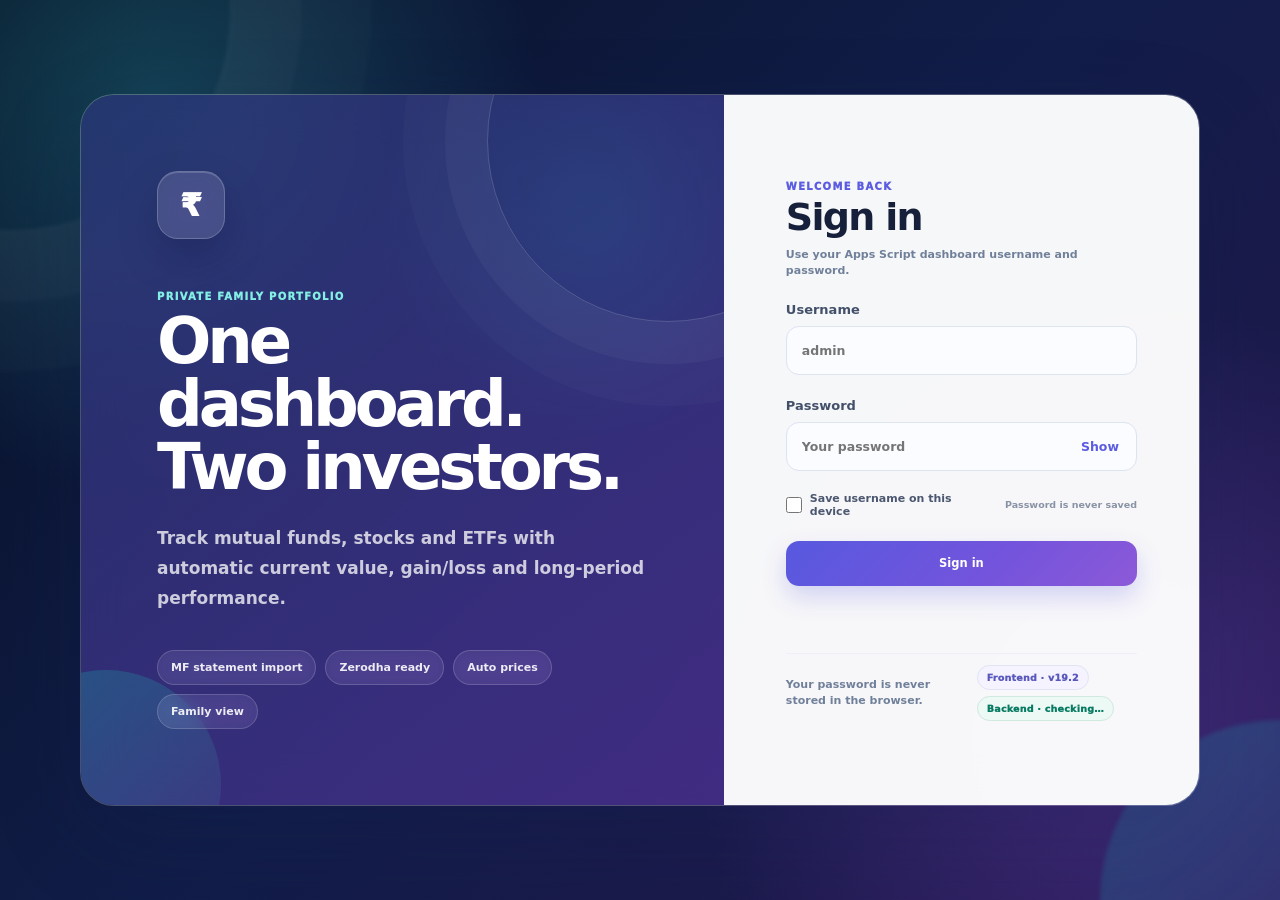
<file: index.html>
<!doctype html>
<html lang="en">
<head>
  <meta charset="utf-8">
  <meta name="viewport" content="width=device-width, initial-scale=1, viewport-fit=cover">
  <meta http-equiv="Cache-Control" content="no-cache, no-store, must-revalidate">
  <meta http-equiv="Pragma" content="no-cache">
  <meta http-equiv="Expires" content="0">
  <meta name="theme-color" content="#eef5ff">
  <meta name="description" content="Private family stock and mutual fund portfolio dashboard">
  <title>My Finance</title>
  <link rel="preconnect" href="https://script.google.com">
  <link rel="stylesheet" href="styles.css?v=20260822-192">
</head>
<body>
  <noscript>This dashboard requires JavaScript.</noscript>

  <section id="loginView" class="login-view">
    <div class="login-shell">
      <div class="brand-panel">
        <div class="brand-mark">₹</div>
        <p class="eyebrow">PRIVATE FAMILY PORTFOLIO</p>
        <h1>One dashboard.<br>Two investors.</h1>
        <p class="brand-copy">Track mutual funds, stocks and ETFs with automatic current value, gain/loss and long-period performance.</p>
        <div class="feature-pills"><span>MF statement import</span><span>Zerodha ready</span><span>Auto prices</span><span>Family view</span></div>
      </div>
      <form id="loginForm" class="login-card" autocomplete="on">
        <div><p class="eyebrow">WELCOME BACK</p><h2>Sign in</h2><p class="muted">Use your Apps Script dashboard username and password.</p></div>
        <label>Username<input id="loginUsername" name="username" autocomplete="username" required maxlength="60" placeholder="admin"></label>
        <label>Password<div class="password-wrap"><input id="loginPassword" name="password" type="password" autocomplete="current-password" required maxlength="200" placeholder="Your password"><button type="button" class="text-button" data-toggle-password="loginPassword">Show</button></div></label>
        <div class="login-options">
          <label class="remember-user"><input id="rememberUsername" type="checkbox"><span>Save username on this device</span></label>
          <span class="remember-note">Password is never saved</span>
        </div>
        <button id="loginButton" class="primary-button full" type="submit">Sign in</button>
        <p id="loginMessage" class="form-message" role="alert"></p>
        <div class="login-meta">
          <p class="tiny muted">Your password is never stored in the browser.</p>
          <div class="version-pair"><span id="loginVersion" class="version-badge">Frontend · v19.2</span><span id="loginBackendVersion" class="version-badge backend-version">Backend · checking…</span></div>
        </div>
      </form>
    </div>
  </section>

  <div id="appView" class="app-view hidden">
    <div id="runtimeWarning" class="runtime-warning hidden" role="alert"></div>
    <aside class="sidebar">
      <div class="side-brand"><div class="brand-mark small">₹</div><div><strong id="sideAppName">My Finance</strong><span>Family portfolio</span></div></div>
      <nav class="side-nav" aria-label="Main navigation">
        <button class="nav-item active" data-section="overview"><span>◫</span>Overview</button>
        <button class="nav-item" data-section="holdings"><span>▥</span>Holdings</button>
        <button class="nav-item" data-section="watchlist"><span>☆</span>Watchlist</button>
        <button class="nav-item" data-section="diary"><span>✎</span>Diary</button>
        <button id="quickDiaryBtn" class="nav-item quick-diary-nav" type="button"><span>✚</span>Quick Diary</button>
        <button class="nav-item admin-only hidden" data-section="users"><span>♙</span>Users</button>
      </nav>
      <div class="sidebar-session-card">
        <span class="sidebar-session-label">SIGNED IN AS</span>
        <strong id="dashboardUsername">—</strong>
        <span id="dashboardVersion">Frontend · v19.2</span><span id="dashboardBackendVersion">Backend · checking…</span>
      </div>
      <div class="sidebar-foot"><button id="changePasswordBtn" class="nav-item"><span>⌁</span>Change password</button><button id="logoutBtn" class="nav-item danger-text"><span>↪</span>Log out</button></div>
    </aside>

    <main class="main-content">
      <header class="topbar">
        <div><div class="topbar-title-line"><div><p class="eyebrow" id="todayLabel"></p><h1 id="pageTitle">Portfolio overview</h1></div><div class="dashboard-version-pair"><span id="dashboardVersionTop" class="dashboard-version-chip">FE v19.2</span><span id="dashboardBackendVersionTop" class="dashboard-version-chip backend-chip">BE …</span></div></div></div>
        <div class="top-actions"><div class="auto-refresh-control" title="Automatically refresh portfolio and watchlist prices while this dashboard is open"><span class="auto-pulse"></span><div class="auto-refresh-copy"><strong>Auto update</strong><span id="autoRefreshCountdown">15 min</span></div><select id="autoRefreshSelect" aria-label="Auto update interval"><option value="5">5 min</option><option value="15" selected>15 min</option><option value="30">30 min</option><option value="60">60 min</option><option value="0">Off</option></select></div><div class="sync-status" id="syncStatus"><span class="status-dot"></span><span>Ready</span></div><button id="refreshBtn" class="icon-button" title="Refresh prices and NAVs">↻</button><button id="addInvestmentBtn" class="primary-button">+ Add investment</button><button id="profileButton" class="avatar-button"><span id="avatarInitial">A</span></button></div>
      </header>

      <div class="portfolio-switch-wrap portfolio-filter-bar">
        <div class="filter-group">
          <span class="switch-label">VIEW PORTFOLIO</span>
          <div id="ownerSwitcher" class="portfolio-switcher"></div>
        </div>
        <div class="filter-group">
          <span class="switch-label">INVESTMENT TYPE</span>
          <div id="assetViewSwitcher" class="portfolio-switcher asset-switcher">
            <button type="button" class="owner-pill active" data-asset-view="ALL">All investments</button>
            <button type="button" class="owner-pill" data-asset-view="MF">Mutual funds</button>
            <button type="button" class="owner-pill" data-asset-view="STOCKS">Stocks &amp; ETFs</button>
          </div>
        </div>
        <div class="quick-actions"><button id="importBtn" class="secondary-button">⇧ Import portfolio</button><button id="exportBtn" class="secondary-button">Export CSV</button></div>
      </div>

      
<section id="overviewSection" class="page-section">
  <div class="overview-mode-bar">
    <div class="overview-mode-switcher" role="tablist" aria-label="Dashboard view">
      <button id="personalHomeModeBtn" type="button" class="active" data-overview-mode="PERSONAL"><span>⌂</span> My Home</button>
      <button id="investmentHomeModeBtn" class="overview-investment-mode-hidden" type="button" data-overview-mode="INVESTMENT" aria-hidden="true" tabindex="-1"><span>₹</span> Investments</button>
    </div>
    <button id="overviewSetDefaultBtn" type="button" class="overview-default-button overview-investment-mode-hidden" aria-hidden="true" tabindex="-1">✓ Default view</button>
  </div>

  <div id="personalHomeContent" class="personal-home-content">
    <section class="personal-home-hero tint-lilac">
      <div>
        <p class="eyebrow">MY DAILY DASHBOARD</p>
        <h2 id="personalHomeGreeting">Your day at a glance</h2>
        <p>Diary, targets, reminders and a daily thought. Investment details stay hidden until you choose to view them.</p>
      </div>
      <div class="personal-home-actions">
        <button id="homeDailyWriteBtn" type="button" class="primary-button">✎ Daily diary</button>
        <button id="homeMonthlyWriteBtn" type="button" class="secondary-button">▣ Monthly diary</button>
        <button id="homeAddTargetBtn" type="button" class="secondary-button">+ Target / reminder</button>
      </div>
    </section>

    <div class="personal-home-grid">
      <article class="personal-home-card diary-home-card tint-blue">
        <div class="personal-card-head">
          <div><p class="eyebrow">TODAY'S DIARY</p><h3>Write & remember</h3></div>
          <span id="homeDiaryCount" class="personal-count-badge">0 today</span>
        </div>
        <div id="homeDiaryPreview" class="home-diary-preview">
          <p class="personal-empty-copy">Nothing written today yet.</p>
        </div>
        <div class="personal-card-actions">
          <button id="homeDiaryQuickBtn" type="button">+ Write now</button>
          <button id="homeFullDiaryBtn" type="button">Open Diary</button>
        </div>
      </article>

      <article class="personal-home-card target-home-card tint-yellow">
        <div class="personal-card-head">
          <div><p class="eyebrow">TARGETS & REMINDERS</p><h3>What needs attention</h3></div>
          <span id="homeStickyCount" class="personal-count-badge target-count">0 active</span>
        </div>
        <div id="homeStickySummary" class="home-sticky-summary">
          <div><strong id="homeStickyDueToday">0</strong><span>Due today</span></div>
          <div><strong id="homeStickyOverdue">0</strong><span>Overdue</span></div>
          <div><strong id="homeStickyUpcoming">0</strong><span>Upcoming</span></div>
        </div>
        <div id="homeStickyPreview" class="home-sticky-preview">
          <p class="personal-empty-copy">No active target or reminder.</p>
        </div>
        <div class="personal-card-actions">
          <button id="homeTargetAddBtn" type="button">+ Add</button>
          <button id="homeTargetsOpenBtn" type="button">Open panel</button>
        </div>
      </article>

      <article id="homeQuoteCard" class="personal-home-card quote-home-card quote-tone-0">
        <div class="personal-card-head">
          <div><p class="eyebrow">QUOTE OF THE DAY</p><h3>Pause for a thought</h3></div>
          <div class="quote-head-tools"><span id="homeQuoteAutoStatus" class="quote-auto-status">Auto move · 12s</span><span class="quote-mini-mark">“</span></div>
        </div>
        <blockquote id="homeQuoteText">Your saved life quote will appear here.</blockquote>
        <div id="homeQuoteAuthor" class="home-quote-author">— Quote Library</div>
        <div class="personal-card-actions">
          <button id="homeQuoteNextBtn" type="button">↻ Another</button>
          <button id="homeQuotesOpenBtn" type="button">Open Quotes</button>
        </div>
      </article>
    </div>

    <section class="personal-home-footer tint-green">
      <div>
        <strong>Investment details stay outside the Overview.</strong>
        <span>Open Holdings or Watchlist from the left menu only when you want financial details.</span>
      </div>
      <button id="homeShowInvestmentsBtn" type="button">▥ Open Holdings</button>
    </section>
  </div>

  <div id="investmentOverviewContent" class="investment-overview-content hidden">
<div id="masterLoadBanner" class="master-load-banner hidden">
          <div>
            <p class="eyebrow">MASTER SPREADSHEET NOT YET APPLIED</p>
            <h3>Your dashboard is still showing the old portfolio data.</h3>
            <p>The uploaded master workbook contains 35 consolidated investments and 17 watchlist items. Load it once to replace the old holdings/watchlist.</p>
          </div>
          <button id="masterLoadNowBtn" class="primary-button" type="button">⇄ Load Master Sheet Data</button>
        </div>
        <div class="welcome-banner">
          <div><p class="eyebrow">LIVE WEALTH DASHBOARD</p><h2 id="welcomeTitle">Combined portfolio</h2><p id="lastUpdatedText">Loading your latest portfolio…</p><div class="live-data-line"><span class="live-dot"></span><span>Portfolio + watchlist auto tracking</span></div></div>
          <div class="banner-chip" id="viewChip">Combined</div>
        </div>

        <div class="overview-utility-row">
          <button id="overviewStickyShortcut" class="overview-utility-chip sticky-chip" type="button"><span>📌</span><strong id="overviewStickyShortcutCount">0 active</strong><small>Targets & reminders</small></button>
          <button id="overviewQuoteShortcut" class="overview-utility-chip quote-chip" type="button"><span>💬</span><strong>Daily quote</strong><small>Open right panel</small></button>
        </div>

        <div class="summary-grid">
          <article class="summary-card accent-blue"><div class="card-icon">₹</div><p id="sumInvestedLabel">Invested / cost value</p><strong id="sumInvested">₹0</strong><span id="sumAssetCount">0 holdings</span><div id="sumInvestedTrend" class="summary-trend neutral">Tracking growth…</div></article>
          <article class="summary-card accent-green"><div class="card-icon">↗</div><p id="sumCurrentLabel">Current value</p><strong id="sumCurrent">₹0</strong><span id="sumPricedCount">0 priced</span><div id="sumCurrentTrend" class="summary-trend neutral">Tracking growth…</div></article>
          <article class="summary-card accent-purple"><div class="card-icon">±</div><p>Total gain / loss</p><strong id="sumGain">₹0</strong><span id="sumReturn">0.00%</span><div id="sumGainTrend" class="summary-trend neutral">Latest portfolio result</div></article>
          <article class="summary-card accent-orange"><div class="card-icon">☆</div><p>Watchlist pulse</p><strong id="sumSplit">All investments</strong><span id="sumWatchCount">0 watchlist</span><div id="sumWatchTrend" class="summary-trend neutral">Tracking opportunities…</div></article>
        </div>
        <div class="insight-grid">
          <article class="panel trend-panel portfolio-trend-panel">
            <div class="panel-head trend-panel-head"><div><p class="eyebrow">WEALTH GROWTH</p><h3>Invested capital vs current value</h3><p class="panel-subcopy">Automatically records dashboard snapshots while you use My Finance.</p></div><div id="growthRangeButtons" class="range-switcher"><button type="button" data-growth-range="7D">7D</button><button type="button" class="active" data-growth-range="30D">30D</button><button type="button" data-growth-range="ALL">All</button></div></div>
            <div class="growth-kpi-grid"><div class="growth-kpi"><span>Invested change</span><strong id="growthInvestedDelta">₹0</strong><small id="growthInvestedPct">0.00%</small></div><div class="growth-kpi"><span>Value change</span><strong id="growthValueDelta">₹0</strong><small id="growthValuePct">0.00%</small></div><div class="growth-kpi"><span>Portfolio gain</span><strong id="growthGainNow">₹0</strong><small id="growthReturnNow">0.00%</small></div></div>
            <div id="portfolioGrowthChart" class="trend-chart"></div><div class="chart-legend"><span><i class="legend-line invested"></i>Invested amount</span><span><i class="legend-line current"></i>Current value</span><span id="growthHistoryNote" class="muted">Growth history starts from this version.</span></div>
          </article>
          <article class="panel trend-panel watch-trend-panel">
            <div class="panel-head"><div><p class="eyebrow">WATCHLIST PULSE</p><h3>How close are ideas to your target?</h3><p class="panel-subcopy">Prices and target gaps refresh automatically with the portfolio.</p></div><span id="watchPulseBadge" class="pulse-badge">Live</span></div>
            <div class="watch-pulse-grid"><div class="watch-pulse-card opportunity"><span>At / below target</span><strong id="watchAtTarget">0</strong><small>Potential opportunities</small></div><div class="watch-pulse-card near"><span>Within 5% of target</span><strong id="watchNearTarget">0</strong><small>Worth watching closely</small></div><div class="watch-pulse-card gap"><span>Average gap</span><strong id="watchAverageGap">—</strong><small>From your target prices</small></div><div class="watch-pulse-card total"><span>Watchlist size</span><strong id="watchPulseCount">0</strong><small>Stocks / ETFs / MFs</small></div></div>
            <div id="watchlistTrendChart" class="trend-chart compact"></div><div class="chart-legend"><span><i class="legend-line watch"></i>Average distance to target</span><span id="watchTrendNote" class="muted">Lower is closer to your target.</span></div>
          </article>
        </div>

        <article class="panel type-breakdown-panel">
          <div class="panel-head">
            <div><p class="eyebrow">INVESTMENT TYPE SUMMARY</p><h3>Mutual funds vs Stocks &amp; ETFs</h3></div>
            <span class="tiny muted">Click a card to filter the dashboard</span>
          </div>
          <div id="typeSummaryGrid" class="type-summary-grid"></div>
        </article>

        <div class="overview-grid">
          <article class="panel allocation-panel"><div class="panel-head"><div><p class="eyebrow">ALLOCATION</p><h3>By asset type</h3></div></div><div id="allocationChart" class="allocation-chart"></div></article>
          <article class="panel"><div class="panel-head"><div><p class="eyebrow">INVESTOR SUMMARY</p><h3>Family comparison</h3></div></div><div id="investorSummary" class="investor-summary"></div></article>
        </div>

        <article class="panel"><div class="panel-head"><div><p class="eyebrow">TOP HOLDINGS</p><h3>Largest current holdings</h3></div><button class="link-button" data-section-link="holdings">View all</button></div><div id="topHoldings" class="mini-holdings empty-state">Add investments to begin.</div></article>
  </div>
</section>

<section id="holdingsSection" class="page-section hidden">
        <section class="holdings-summary-panel" aria-label="Investment summary">
          <div class="holdings-summary-head">
            <div>
              <p class="eyebrow">HOLDINGS SUMMARY</p>
              <h3>Invested · Present Value · Growth</h3>
            </div>
            <span class="holdings-summary-note">Combined and investor-wise comparison</span>
          </div>

          <div class="holdings-summary-matrix holdings-value-growth-matrix">
            <div class="holdings-summary-row summary-row-combined">
              <div class="summary-owner-label">
                <strong>Combined</strong>
                <span>Whole portfolio</span>
              </div>

              <article class="holdings-mini-card total">
                <span class="summary-card-title">Total Portfolio</span>
                <div class="summary-metric"><span>Invested</span><strong id="holdSumCombinedTotalInvested">₹0</strong></div>
                <div class="summary-metric"><span>Present value</span><strong id="holdSumCombinedTotalCurrent">₹0</strong></div>
                <div class="summary-metric growth"><span>Growth</span><strong id="holdSumCombinedTotalGrowth">₹0 · 0.00%</strong></div>
              </article>

              <article class="holdings-mini-card mf">
                <span class="summary-card-title">Mutual Funds</span>
                <div class="summary-metric"><span>Invested</span><strong id="holdSumCombinedMfInvested">₹0</strong></div>
                <div class="summary-metric"><span>Present value</span><strong id="holdSumCombinedMfCurrent">₹0</strong></div>
                <div class="summary-metric growth"><span>Growth</span><strong id="holdSumCombinedMfGrowth">₹0 · 0.00%</strong></div>
              </article>

              <article class="holdings-mini-card stock">
                <span class="summary-card-title">Stocks &amp; ETFs</span>
                <div class="summary-metric"><span>Invested</span><strong id="holdSumCombinedStockInvested">₹0</strong></div>
                <div class="summary-metric"><span>Present value</span><strong id="holdSumCombinedStockCurrent">₹0</strong></div>
                <div class="summary-metric growth"><span>Growth</span><strong id="holdSumCombinedStockGrowth">₹0 · 0.00%</strong></div>
              </article>
            </div>

            <div class="holdings-summary-row summary-row-niharika">
              <div class="summary-owner-label">
                <strong>Niharika</strong>
                <span>Individual portfolio</span>
              </div>

              <article class="holdings-mini-card total">
                <span class="summary-card-title">Total Portfolio</span>
                <div class="summary-metric"><span>Invested</span><strong id="holdSumNiharikaTotalInvested">₹0</strong></div>
                <div class="summary-metric"><span>Present value</span><strong id="holdSumNiharikaTotalCurrent">₹0</strong></div>
                <div class="summary-metric growth"><span>Growth</span><strong id="holdSumNiharikaTotalGrowth">₹0 · 0.00%</strong></div>
              </article>

              <article class="holdings-mini-card mf">
                <span class="summary-card-title">Mutual Funds</span>
                <div class="summary-metric"><span>Invested</span><strong id="holdSumNiharikaMfInvested">₹0</strong></div>
                <div class="summary-metric"><span>Present value</span><strong id="holdSumNiharikaMfCurrent">₹0</strong></div>
                <div class="summary-metric growth"><span>Growth</span><strong id="holdSumNiharikaMfGrowth">₹0 · 0.00%</strong></div>
              </article>

              <article class="holdings-mini-card stock">
                <span class="summary-card-title">Stocks &amp; ETFs</span>
                <div class="summary-metric"><span>Invested</span><strong id="holdSumNiharikaStockInvested">₹0</strong></div>
                <div class="summary-metric"><span>Present value</span><strong id="holdSumNiharikaStockCurrent">₹0</strong></div>
                <div class="summary-metric growth"><span>Growth</span><strong id="holdSumNiharikaStockGrowth">₹0 · 0.00%</strong></div>
              </article>
            </div>

            <div class="holdings-summary-row summary-row-sarada">
              <div class="summary-owner-label">
                <strong>Sarada</strong>
                <span>Individual portfolio</span>
              </div>

              <article class="holdings-mini-card total">
                <span class="summary-card-title">Total Portfolio</span>
                <div class="summary-metric"><span>Invested</span><strong id="holdSumSaradaTotalInvested">₹0</strong></div>
                <div class="summary-metric"><span>Present value</span><strong id="holdSumSaradaTotalCurrent">₹0</strong></div>
                <div class="summary-metric growth"><span>Growth</span><strong id="holdSumSaradaTotalGrowth">₹0 · 0.00%</strong></div>
              </article>

              <article class="holdings-mini-card mf">
                <span class="summary-card-title">Mutual Funds</span>
                <div class="summary-metric"><span>Invested</span><strong id="holdSumSaradaMfInvested">₹0</strong></div>
                <div class="summary-metric"><span>Present value</span><strong id="holdSumSaradaMfCurrent">₹0</strong></div>
                <div class="summary-metric growth"><span>Growth</span><strong id="holdSumSaradaMfGrowth">₹0 · 0.00%</strong></div>
              </article>

              <article class="holdings-mini-card stock">
                <span class="summary-card-title">Stocks &amp; ETFs</span>
                <div class="summary-metric"><span>Invested</span><strong id="holdSumSaradaStockInvested">₹0</strong></div>
                <div class="summary-metric"><span>Present value</span><strong id="holdSumSaradaStockCurrent">₹0</strong></div>
                <div class="summary-metric growth"><span>Growth</span><strong id="holdSumSaradaStockGrowth">₹0 · 0.00%</strong></div>
              </article>
            </div>
          </div>
        </section>

        <article class="panel table-panel">
          <div class="panel-head responsive-head">
            <div class="holdings-title-block"><h3 id="holdingsHeading"><span class="holdings-title-label">PORTFOLIO DETAILS</span><span class="holdings-title-sep">·</span><span>Mutual funds, stocks &amp; ETFs</span></h3><p id="masterDataStatus" class="master-data-status">Master spreadsheet not loaded yet.</p></div>
            <div class="table-tools"><button id="replaceMasterDataBtn" class="master-data-button" type="button">⇄ Replace from Master Sheet</button><button id="showAllInvestmentsBtn" class="show-all-button" type="button">▦ Show All Investments</button><input id="holdingSearch" class="search-input" type="search" placeholder="Search holdings…"><select id="holdingTypeFilter" class="compact-select"><option value="ALL">All assets</option><option value="MF">Mutual funds</option><option value="STOCK">Stocks</option><option value="ETF">ETFs</option><option value="OTHER">Other</option></select><span id="holdingsFilterCount" class="filter-result-pill">0 visible</span><button id="printHoldingsBtn" class="print-view-button" type="button">⎙ Preview / Print</button><button id="holdingsFullscreenBtn" class="fullscreen-view-button" type="button" aria-pressed="false" title="Expand Holdings to full browser area">⛶ Full screen</button><button id="manageHoldingsColumnsBtn" class="secondary-button" type="button">⚙ Columns</button><button id="viewAllNotesBtn" class="secondary-button">📝 All notes</button><button id="bulkImportBtn" class="secondary-button">⇧ Import</button><button id="addInvestmentTableBtn" class="primary-button">+ Add</button></div>
          </div>
          <div class="table-view-size-bar" data-table-size-for="holdings">
            <strong>Table size</strong>
            <span class="size-group-label">Row height</span>
            <button id="holdRowMinusBtn" type="button" class="size-step-button" title="Reduce Holdings row height">−</button>
            <span id="holdRowSizeLabel" class="size-value-label">100%</span>
            <button id="holdRowPlusBtn" type="button" class="size-step-button" title="Increase Holdings row height">+</button>
            <input id="holdRowSlider" class="size-drag-slider" type="range" min="70" max="160" step="5" value="100" aria-label="Drag to change Holdings row height">
            <span class="size-divider"></span>
            <span class="size-group-label">Column width</span>
            <button id="holdWidthMinusBtn" type="button" class="size-step-button" title="Reduce Holdings table width">−</button>
            <span id="holdWidthSizeLabel" class="size-value-label">100%</span>
            <button id="holdWidthPlusBtn" type="button" class="size-step-button" title="Increase Holdings table width">+</button>
            <input id="holdWidthSlider" class="size-drag-slider" type="range" min="70" max="160" step="5" value="100" aria-label="Drag to change Holdings column width">
            <span class="drag-hint">↔ Drag column edges too</span>
            <span id="holdLayoutSavedStatus" class="layout-saved-status">✓ Saved</span>
            <button id="holdSizeResetBtn" type="button" class="size-reset-button">Reset</button>
          </div>
          <div class="performance-note">1D–10Y columns show the asset/scheme price or NAV performance for that period. XIRR is available for mutual funds imported from transaction statements.</div>
          <div class="table-wrap wide-table" data-layout-scroll="holdings">
            <table class="holdings-table">
              <thead><tr id="holdingsHeadRow"><th class="sticky-col owner-col">Investor</th><th class="sticky-col asset-col">Asset</th><th>Qty / Units</th><th>Avg Buy</th><th>Invested</th><th>Current Price / NAV</th><th>Current Value</th><th>Gain / Loss</th><th>Gain %</th><th>XIRR</th><th>1D</th><th>1W</th><th>1M</th><th>6M</th><th>1Y</th><th>3Y</th><th>5Y</th><th>10Y</th><th class="personal-note-head">Personal Note</th><th></th></tr></thead>
              <tbody id="holdingsBody"></tbody>
            </table>
          </div>
          <div id="holdingsEmpty" class="empty-state hidden">No holdings match this view.</div>
        </article>
      </section>

      <section id="watchlistSection" class="page-section hidden"><div class="watchlist-live-strip"><div><span class="live-dot"></span><strong>Live watchlist tracking</strong><span id="watchlistLastAutoUpdate" class="muted">Waiting for update…</span></div><div class="watchlist-live-stats"><span>At target <b id="watchStripAtTarget">0</b></span><span>Near target <b id="watchStripNear">0</b></span><span>Avg gap <b id="watchStripGap">—</b></span></div></div>
        <article class="panel table-panel"><div class="panel-head responsive-head"><div><p class="eyebrow">FUTURE IDEAS</p><h3>Investment watchlist</h3></div><div class="table-tools watch-filter-tools"><input id="watchSearch" class="search-input" type="search" placeholder="Search watchlist…"><select id="watchTypeFilter" class="compact-select"><option value="ALL">All types</option><option value="STOCK">Stocks</option><option value="ETF">ETFs</option><option value="MF">Mutual funds</option></select><select id="watchPriorityFilter" class="compact-select"><option value="ALL">All priority</option><option value="HIGH">High</option><option value="MEDIUM">Medium</option><option value="LOW">Low</option></select><select id="watchTargetFilter" class="compact-select"><option value="ALL">All target status</option><option value="AT">At / below target</option><option value="NEAR">Within 5%</option><option value="FAR">More than 5% away</option><option value="NO_TARGET">No target</option></select><span id="watchFilterCount" class="filter-result-pill">0 visible</span><button id="printWatchlistBtn" class="print-view-button" type="button">⎙ Preview / Print</button><button id="watchlistFullscreenBtn" class="fullscreen-view-button" type="button" aria-pressed="false" title="Expand Watchlist to full browser area">⛶ Full screen</button><button id="manageWatchlistColumnsBtn" class="secondary-button" type="button">⚙ Columns</button><button id="watchAllNotesBtn" class="secondary-button">📝 All notes</button><button id="addWatchBtn" class="primary-button">+ Add</button></div></div><div class="table-view-size-bar" data-table-size-for="watchlist">
            <strong>Table size</strong>
            <span class="size-group-label">Row height</span>
            <button id="watchRowMinusBtn" type="button" class="size-step-button" title="Reduce Watchlist row height">−</button>
            <span id="watchRowSizeLabel" class="size-value-label">100%</span>
            <button id="watchRowPlusBtn" type="button" class="size-step-button" title="Increase Watchlist row height">+</button>
            <input id="watchRowSlider" class="size-drag-slider" type="range" min="70" max="160" step="5" value="100" aria-label="Drag to change Watchlist row height">
            <span class="size-divider"></span>
            <span class="size-group-label">Column width</span>
            <button id="watchWidthMinusBtn" type="button" class="size-step-button" title="Reduce Watchlist table width">−</button>
            <span id="watchWidthSizeLabel" class="size-value-label">100%</span>
            <button id="watchWidthPlusBtn" type="button" class="size-step-button" title="Increase Watchlist table width">+</button>
            <input id="watchWidthSlider" class="size-drag-slider" type="range" min="70" max="160" step="5" value="100" aria-label="Drag to change Watchlist column width">
            <span class="drag-hint">↔ Drag column edges too</span>
            <span id="watchLayoutSavedStatus" class="layout-saved-status">✓ Saved</span>
            <button id="watchSizeResetBtn" type="button" class="size-reset-button">Reset</button>
          </div>
          <div class="performance-note">Live price comes from the backend. Sheet columns retain the uploaded workbook’s valuation, growth, 52-week and performance details.</div><div class="table-wrap wide-table" data-layout-scroll="watchlist"><table class="watchlist-details-table"><thead><tr id="watchHeadRow"><th class="sticky-col asset-col">Asset</th><th>Live Price/NAV</th><th>Sheet Day %</th><th>Target</th><th>Distance</th><th>52W H/L</th><th>P/E or P/B</th><th>1M</th><th>1Y</th><th>3Y</th><th>5Y</th><th>10Y</th><th>Remark / Moat</th><th class="personal-note-head">Personal Note</th><th></th></tr></thead><tbody id="watchBody"></tbody></table></div><div id="watchEmpty" class="empty-state hidden">No watchlist items match this search.</div></article>
      </section>


      <section id="diarySection" class="page-section hidden">
        <div class="diary-hero">
          <div>
            <p class="eyebrow">PERSONAL DIARY & MONTHLY LIFE PLAN</p>
            <h2>Daily diary, monthly plans, experiences & targets</h2>
            <p>Write day-to-day notes, plan each month, record experiences, set targets, mark achievements, and keep completed months permanently.</p>
          </div>
          <div class="diary-hero-actions">
            <span id="diaryHeroStatus" class="diary-hero-status">Private to your login</span>
            <button id="newDiaryEntryBtn" class="primary-button" type="button">+ New daily entry</button>
          </div>
        </div>

        <div id="diaryWorkspaceSwitcher" class="diary-workspace-switcher">
          <button type="button" class="active" data-diary-workspace="DAILY"><span>☀</span> Daily Diary</button>
          <button type="button" data-diary-workspace="MONTHLY"><span>▣</span> Monthly Diary / Plan / Experience</button>
        </div>

        <div id="dailyDiaryWorkspace">
          <div class="diary-layout">
            <article class="panel diary-compose-panel">
              <div class="panel-head">
                <div><p class="eyebrow">WRITE / EDIT</p><h3>Daily diary entry</h3></div>
                <span id="diarySaveStatus" class="tiny muted">New entry</span>
              </div>
              <form id="diaryForm" class="diary-form">
                <input id="diaryId" type="hidden">
                <div class="diary-date-row">
                  <label>Date<input id="diaryDate" type="date" required></label>
                  <div class="diary-date-nav" aria-label="Diary date navigation">
                    <button id="diaryPrevDayBtn" type="button" class="diary-nav-button" title="Previous day">‹</button>
                    <button id="diaryTodayBtn" type="button" class="diary-nav-button diary-today-button">Today</button>
                    <button id="diaryNextDayBtn" type="button" class="diary-nav-button" title="Next day">›</button>
                  </div>
                </div>
                <label>Title <small>(optional)</small><input id="diaryTitle" type="text" maxlength="120" placeholder="Today’s note"></label>
                <label class="diary-entry-field">Entry
                  <textarea id="diaryText" rows="8" maxlength="5000" required placeholder="Write what you want to remember…"></textarea>
                  <div class="diary-writing-meta"><span id="diaryDraftStatus">Draft ready</span><span id="diaryCharCount">0 / 5000</span></div>
                </label>
                <div class="diary-keyboard-tip">Tip: press <strong>⌘/Ctrl + Enter</strong> to save quickly.</div>
                <div class="diary-form-actions diary-sticky-actions">
                  <button id="clearDiaryBtn" type="button" class="secondary-button">Clear</button>
                  <button id="saveDiaryBtn" type="submit" class="primary-button">Save entry</button>
                </div>
              </form>
            </article>

            <article class="panel diary-browser-panel">
              <div class="panel-head diary-browser-head">
                <div><p class="eyebrow">BROWSE & SEARCH</p><h3>Daily diary history</h3></div>
                <div id="diaryViewSwitcher" class="range-switcher diary-view-switcher">
                  <button type="button" class="active" data-diary-view="DAILY">Day</button>
                  <button type="button" data-diary-view="MONTHLY">Month</button><button type="button" data-diary-view="RANGE">Range</button>
                </div>
              </div>

              <div class="diary-controls">
                <div class="diary-search-wrap"><input id="diarySearch" class="search-input diary-search" type="search" placeholder="Search title, entry or date…"><button id="diarySearchClearBtn" type="button" class="search-clear-button" title="Clear search">×</button></div>
                <label id="diaryDayControl" class="diary-date-control">Day<input id="diaryBrowseDate" type="date"></label>
                <label id="diaryMonthControl" class="diary-date-control hidden">Month<input id="diaryBrowseMonth" type="month"></label>
                <div id="diaryRangeControl" class="diary-range-control hidden"><label>From<input id="diaryFromDate" type="date"></label><label>To<input id="diaryToDate" type="date"></label></div>
                <button id="printDiaryBtn" class="print-view-button diary-print-button" type="button">⎙ Print filtered diary</button>
              </div>

              <div id="diarySummary" class="diary-summary"></div>
              <div id="diaryList" class="diary-list"></div>
              <div id="diaryEmpty" class="empty-state hidden">No daily diary entries match this view.</div>
            </article>
          </div>
        </div>

        <div id="monthlyDiaryWorkspace" class="hidden">
          <div class="monthly-control-bar">
            <div class="monthly-filter-group">
              <label>Year<select id="monthlyYearFilter"></select></label>
              <label>Month<select id="monthlyMonthFilter">
                <option value="ALL">All months</option>
                <option value="01">January</option><option value="02">February</option><option value="03">March</option>
                <option value="04">April</option><option value="05">May</option><option value="06">June</option>
                <option value="07">July</option><option value="08">August</option><option value="09">September</option>
                <option value="10">October</option><option value="11">November</option><option value="12">December</option>
              </select></label>
              <label>Type<select id="monthlyTypeFilter">
                <option value="ALL">All types</option>
                <option value="DIARY">Diary</option>
                <option value="PLAN">Plan</option>
                <option value="EXPERIENCE">Experience</option>
                <option value="TARGET">Target</option>
              </select></label>
              <label>Status<select id="monthlyStatusFilter">
                <option value="ALL">All status</option>
                <option value="OPEN">Open targets</option>
                <option value="COMPLETED">Completed targets</option>
              </select></label>
            </div>
            <div class="monthly-search-actions"><input id="monthlySearch" class="search-input monthly-search" type="search" placeholder="Search monthly diary, plan, experience or target…"><button id="printMonthlyBtn" class="print-view-button" type="button">⎙ Print filtered view</button></div>
          </div>

          <div id="monthCompletionPanel" class="month-completion-panel">
            <div>
              <p class="eyebrow">MONTH PROGRESS</p>
              <h3 id="monthCompletionTitle">This month</h3>
              <p id="monthCompletionText" class="muted">Add targets to track completion.</p>
            </div>
            <div class="month-progress-side">
              <div class="month-progress-track"><div id="monthProgressBar" class="month-progress-bar"></div></div>
              <strong id="monthProgressLabel">0 / 0 targets completed</strong>
              <button id="completeMonthBtn" class="primary-button" type="button">✓ Complete month</button>
            </div>
          </div>

          <div class="monthly-workspace-grid">
            <article class="panel monthly-compose-panel">
              <div class="panel-head">
                <div><p class="eyebrow">ADD / EDIT MONTHLY ITEM</p><h3>Diary, plan, experience or target</h3></div>
                <span id="monthlySaveStatus" class="tiny muted">New monthly item</span>
              </div>
              <form id="monthlyForm" class="diary-form">
                <input id="monthlyId" type="hidden">
                <div class="diary-date-row">
                  <label>Month<input id="monthlyEntryMonth" type="month" required></label>
                  <div class="diary-date-nav" aria-label="Monthly entry navigation">
                    <button id="monthlyPrevMonthBtn" type="button" class="diary-nav-button" title="Previous month">‹</button>
                    <button id="monthlyThisMonthBtn" type="button" class="diary-nav-button diary-today-button">This month</button>
                    <button id="monthlyNextMonthBtn" type="button" class="diary-nav-button" title="Next month">›</button>
                  </div>
                </div>
                <label>Type<select id="monthlyEntryType" required>
                  <option value="DIARY">Monthly Diary</option>
                  <option value="PLAN">Plan</option>
                  <option value="EXPERIENCE">Experience</option>
                  <option value="TARGET">Target</option>
                </select></label>
                <label>Title<input id="monthlyTitle" type="text" maxlength="140" placeholder="e.g. Health target, Trip plan, Monthly reflection"></label>
                <label class="diary-entry-field">Details
                  <textarea id="monthlyText" rows="7" maxlength="5000" required placeholder="Write the monthly diary, plan, experience or target details…"></textarea>
                  <div class="diary-writing-meta"><span id="monthlyDraftStatus">Draft ready</span><span id="monthlyCharCount">0 / 5000</span></div>
                </label>
                <div class="diary-keyboard-tip">Tip: press <strong>⌘/Ctrl + Enter</strong> to save quickly.</div>
                <div class="monthly-target-help" id="monthlyTargetHelp">
                  For a Target, save it first. Then use <strong>Mark completed</strong> when achieved.
                </div>
                <div class="diary-form-actions">
                  <button id="clearMonthlyBtn" type="button" class="secondary-button">Clear</button>
                  <button id="saveMonthlyBtn" type="submit" class="primary-button">Save monthly item</button>
                </div>
              </form>
            </article>

            <article class="panel monthly-list-panel">
              <div class="panel-head">
                <div><p class="eyebrow">MONTHLY RECORDS</p><h3 id="monthlyListTitle">Monthly diary / plan / experience</h3></div>
                <span id="monthlyResultCount" class="tiny muted">0 items</span>
              </div>
              <div id="completedMonthArchive" class="completed-month-archive"></div>
              <div id="monthlyList" class="monthly-list"></div>
              <div id="monthlyEmpty" class="empty-state hidden">No monthly records match these filters.</div>
            </article>
          </div>
        </div>
      </section>

      <section id="usersSection" class="page-section hidden">
        <article class="panel table-panel"><div class="panel-head responsive-head"><div><p class="eyebrow">ADMINISTRATION</p><h3>Dashboard users</h3></div><button id="addUserBtn" class="primary-button">+ Create user</button></div><div class="table-wrap"><table><thead><tr><th>Username</th><th>Name</th><th>Role</th><th>Status</th><th>Last login</th><th></th></tr></thead><tbody id="usersBody"></tbody></table></div></article>
      </section>
    </main>

    <aside id="quickDiaryPanel" class="quick-diary-panel" aria-hidden="true">
      <div class="quick-diary-head">
        <div><p class="eyebrow">QUICK DIARY</p><h3>Write without leaving dashboard</h3></div>
        <button id="quickDiaryCloseBtn" class="icon-button" type="button" aria-label="Close quick diary">×</button>
      </div>
      <div class="quick-diary-tabs">
        <button type="button" class="active" data-quick-diary-mode="DAILY">Daily Diary</button>
        <button type="button" data-quick-diary-mode="MONTHLY">Monthly Diary</button>
      </div>
      <form id="quickDailyForm" class="quick-diary-form">
        <label>Date<input id="quickDailyDate" type="date" required></label>
        <label>Title<input id="quickDailyTitle" type="text" maxlength="120" placeholder="Optional title"></label>
        <label>Entry<textarea id="quickDailyText" rows="8" maxlength="5000" required placeholder="Write your daily diary…"></textarea></label>
        <div class="quick-diary-meta"><span id="quickDailyStatus">Ready</span><span id="quickDailyCount">0 / 5000</span></div>
        <button id="quickDailySaveBtn" class="primary-button" type="submit">Save daily entry</button>
      </form>
      <form id="quickMonthlyForm" class="quick-diary-form hidden">
        <label>Month<input id="quickMonthlyMonth" type="month" required></label>
        <label>Type<select id="quickMonthlyType">
          <option value="DIARY">Monthly Diary</option>
          <option value="PLAN">Plan</option>
          <option value="EXPERIENCE">Experience</option>
          <option value="TARGET">Target</option>
        </select></label>
        <label>Title<input id="quickMonthlyTitle" type="text" maxlength="140" placeholder="Optional title"></label>
        <label>Details<textarea id="quickMonthlyText" rows="8" maxlength="5000" required placeholder="Write monthly diary / plan / experience / target…"></textarea></label>
        <div class="quick-diary-meta"><span id="quickMonthlyStatus">Ready</span><span id="quickMonthlyCount">0 / 5000</span></div>
        <button id="quickMonthlySaveBtn" class="primary-button" type="submit">Save monthly item</button>
      </form>
      <button id="openFullDiaryBtn" class="secondary-button quick-full-diary" type="button">Open full Diary</button>
    </aside>

    <button id="utilityDrawerOpenBtn" class="utility-drawer-launcher" type="button" aria-controls="utilityDrawer" aria-expanded="false" title="Open targets, reminders and quotes">
      <span class="utility-launcher-icon">✦</span>
      <span class="utility-launcher-text">Notes & Quotes</span>
      <span id="utilityStickyBadge" class="utility-launcher-badge">0</span>
    </button>

    <div id="utilityDrawerScrim" class="utility-drawer-scrim" aria-hidden="true"></div>

    <aside id="utilityDrawer" class="utility-drawer" aria-hidden="true">
      <div class="utility-drawer-head">
        <div><p class="eyebrow">RIGHT UTILITY PANEL</p><h3>Notes & Quotes</h3><p>Targets, reminders and inspiration without occupying dashboard space.</p></div>
        <button id="utilityDrawerCloseBtn" class="icon-button" type="button" aria-label="Close right utility panel">×</button>
      </div>

      <div class="utility-drawer-tabs" role="tablist" aria-label="Right panel sections">
        <button type="button" class="active" data-utility-tab="STICKY">📌 Sticky <span id="utilityStickyTabCount">0</span></button>
        <button type="button" data-utility-tab="QUOTE">💬 Quotes</button>
      </div>

      <div id="utilityStickySection" class="utility-drawer-section active">
        <section class="sticky-notes-panel" aria-label="Sticky targets and reminders">
          <div class="sticky-notes-head">
            <div><p class="eyebrow">STICKY NOTES</p><h3>Targets & reminders</h3></div>
            <div class="sticky-head-actions"><span id="stickyNotesCount">0 active</span><button id="addStickyNoteBtn" class="sticky-add-button" type="button">+ Add sticky</button></div>
          </div>
          <div id="stickyNotesList" class="sticky-notes-list"></div>
          <div id="stickyNotesEmpty" class="sticky-empty">No active target or reminder. Add one when something needs your attention.</div>
        </section>
      </div>

      <div id="utilityQuoteSection" class="utility-drawer-section hidden">
        <section class="life-quote-panel" aria-label="Daily life quote">
          <div class="life-quote-mark">“</div>
          <div class="life-quote-copy">
            <div class="life-quote-label"><span>QUOTE OF THE DAY</span><span id="lifeQuoteShuffleStatus">Auto shuffle · 30s</span></div>
            <blockquote id="lifeQuoteText">Add your favorite life quotes to start the daily rotation.</blockquote>
            <div id="lifeQuoteAuthor" class="life-quote-author">— Quote Library</div>
          </div>
          <div class="life-quote-actions">
            <button id="lifeQuoteNextBtn" type="button" title="Show another quote">↻ Next</button>
            <button id="lifeQuotePauseBtn" type="button" title="Pause automatic shuffle">Ⅱ Pause</button>
            <button id="lifeQuoteLibraryBtn" type="button" class="quote-library-button" title="Manage saved quotes">☰ Library</button>
          </div>
        </section>
      </div>
    </aside>

    <div id="dashboardHScroll" class="dashboard-hscroll hidden" aria-label="Horizontal dashboard scroller">
      <button id="dashboardHScrollLeft" class="dashboard-hscroll-arrow" type="button" title="Scroll left">‹</button>
      <div class="dashboard-hscroll-center">
        <div class="dashboard-hscroll-labels"><span id="dashboardHScrollLabel">Horizontal scroll</span><span id="dashboardHScrollPct">0%</span></div>
        <input id="dashboardHScrollRange" class="dashboard-hscroll-range" type="range" min="0" max="1000" value="0" step="1" aria-label="Move table left or right">
      </div>
      <button id="dashboardHScrollRight" class="dashboard-hscroll-arrow" type="button" title="Scroll right">›</button>
    </div>

    <nav class="mobile-nav"><button class="mobile-nav-item active" data-section="overview"><span>◫</span>Overview</button><button class="mobile-nav-item" data-section="holdings"><span>▥</span>Holdings</button><button class="mobile-nav-item" data-section="watchlist"><span>☆</span>Watchlist</button><button class="mobile-nav-item" data-section="diary"><span>✎</span>Diary</button><button id="quickDiaryMobileBtn" class="mobile-nav-item" type="button"><span>✚</span>Quick</button></nav>
  </div>

  <div id="modalBackdrop" class="modal-backdrop hidden" aria-hidden="true">
    <div id="investmentModal" class="modal hidden" role="dialog" aria-modal="true">
      <div class="modal-head"><div><p class="eyebrow">PORTFOLIO ENTRY</p><h2 id="investmentModalTitle">Add investment</h2></div><button class="modal-close" data-close-modal>×</button></div>
      <form id="investmentForm" class="form-grid"><input id="holdingId" type="hidden">
        <label>Investor<select id="holdingOwner" required></select></label>
        <label>Asset type<select id="holdingType" required><option value="STOCK">Stock</option><option value="ETF">ETF</option><option value="MF">Mutual fund</option><option value="OTHER">Other</option></select></label>
        <label>Asset name<input id="holdingName" required maxlength="160" placeholder="Reliance Industries"></label>
        <label><span id="holdingCodeLabel">Ticker symbol</span><input id="holdingCode" required maxlength="40" placeholder="RELIANCE"></label>
        <label id="exchangeLabel">Exchange<select id="holdingExchange"><option value="NSE">NSE</option><option value="BOM">BSE (BOM)</option><option value="NASDAQ">NASDAQ</option><option value="NYSE">NYSE</option></select></label>
        <label>Units / quantity<input id="holdingUnits" type="number" min="0" step="0.000001" required placeholder="10"></label>
        <label>Total invested / current cost<input id="holdingInvested" type="number" min="0" step="0.01" required placeholder="25000"></label>
        <label>Manual current price <small>(optional)</small><input id="holdingManualPrice" type="number" min="0" step="0.0001" placeholder="Automatic when blank"></label>
        <label>Purchase date <small>(optional)</small><input id="holdingBuyDate" type="date"></label>
        <label class="span-2">Personal Note <small>(optional)</small><textarea id="holdingNotes" rows="4" maxlength="500" placeholder="Example: Hold for 5+ years; add more below ₹1,200; review after Q3 results…"></textarea></label>
        <div id="mfHelp" class="info-box span-2 hidden">For manual MF entry, use the numeric AMFI scheme code. For statement import, mapping is attempted automatically.</div>
        <div class="form-actions span-2"><button type="button" class="secondary-button" data-close-modal>Cancel</button><button id="saveInvestmentBtn" type="submit" class="primary-button">Save investment</button></div>
      </form>
    </div>

    <div id="bulkImportModal" class="modal import-modal hidden" role="dialog" aria-modal="true">
      <div class="modal-head"><div><p class="eyebrow">SMART IMPORT</p><h2>Import portfolio data</h2></div><button class="modal-close" data-close-modal>×</button></div>
      <form id="bulkImportForm" class="stack-form">
        <div class="import-mode-tabs"><button type="button" class="import-mode active" data-import-mode="MF_STATEMENT">MF transaction statement</button><button type="button" class="import-mode" data-import-mode="MF_SNAPSHOT">MF current holdings</button><button type="button" class="import-mode" data-import-mode="STOCK_HOLDINGS">Stock / Zerodha holdings</button></div>
        <div id="mfImportHelp" class="info-box"><strong>MF statement:</strong> accepts your columns MF_NAME, INVESTOR_NAME, PRODUCT_CODE, SCHEME_NAME, TRADE_DATE, TRANSACTION_TYPE, AMOUNT, UNITS, PRICE and BROKER. PAN and folio columns are ignored and are not sent to the backend.</div>
        <div id="mfSnapshotImportHelp" class="info-box hidden"><strong>MF current holdings:</strong> accepts Investor Name, Scheme Name, ISIN, Units Held, Avg NAV and Invested Amount. The backend resolves the ISIN to the numeric AMFI scheme code so NAV and 1D–10Y performance can update automatically. Snapshot mode does not create transaction history, so XIRR remains blank unless a transaction statement is also imported.</div><div id="stockImportHelp" class="info-box hidden"><strong>Stock/Zerodha:</strong> accepts Investor Name, Stock Symbol, Exchange, Quantity, Avg Buy Price and Invested Amount. It also recognises common Zerodha holdings headings such as Instrument, Qty. and Avg. cost. Native Zerodha XLSX holdings files are supported.</div>
        <label id="stockOwnerLabel" class="hidden">Investor if file has no investor column<select id="importOwner"></select></label>
        <div class="import-actions"><button id="downloadImportTemplateBtn" type="button" class="secondary-button">Download template</button></div>
        <label class="import-drop"><strong>Select CSV or Excel file</strong><span id="importFileHint">Up to 5,000 MF transaction rows. CSV and XLSX are supported.</span><input id="bulkCsvFile" type="file" accept=".csv,.xlsx,.xls,text/csv,application/vnd.openxmlformats-officedocument.spreadsheetml.sheet,application/vnd.ms-excel" required></label>
        <div id="bulkImportStatus" class="import-status muted">No file selected.</div>
        <div class="form-actions"><button type="button" class="secondary-button" data-close-modal>Cancel</button><button id="runBulkImportBtn" type="submit" class="primary-button" disabled>Import</button></div>
      </form>
    </div>



    <div id="columnManagerModal" class="modal column-manager-modal hidden" role="dialog" aria-modal="true" aria-labelledby="columnManagerTitle">
      <div class="modal-head">
        <div>
          <p class="eyebrow">TABLE DESIGN</p>
          <h2 id="columnManagerTitle">Manage columns</h2>
          <p class="modal-subcopy">Add your own parameters, rename/hide standard columns, or edit/delete custom columns.</p>
        </div>
        <button class="modal-close" data-close-modal aria-label="Close column manager">×</button>
      </div>
      <div class="column-manager-layout">
        <form id="customColumnForm" class="stack-form custom-column-editor">
          <input id="customColumnId" type="hidden">
          <label>Table
            <select id="customColumnSection">
              <option value="HOLDINGS">Holdings</option>
              <option value="WATCHLIST">Watchlist</option>
            </select>
          </label>
          <label>Column name
            <input id="customColumnLabel" maxlength="80" required placeholder="e.g. Risk level">
          </label>
          <label>Parameter key
            <input id="customColumnKey" maxlength="60" placeholder="e.g. RiskLevel">
            <small>Unique key used to store this parameter.</small>
          </label>
          <label>Data type
            <select id="customColumnType">
              <option value="TEXT">Text</option>
              <option value="NUMBER">Number</option>
              <option value="CURRENCY">Currency ₹</option>
              <option value="PERCENT">Percentage %</option>
              <option value="DATE">Date</option>
            </select>
          </label>
          <label>Order
            <input id="customColumnOrder" type="number" min="1" max="999" value="100">
          </label>
          <div class="form-actions">
            <button id="clearCustomColumnBtn" type="button" class="secondary-button">Clear</button>
            <button id="saveCustomColumnBtn" type="submit" class="primary-button">Add column</button>
          </div>
        </form>

        <div class="column-manager-lists">
          <section class="column-list-panel">
            <div class="column-list-head"><div><p class="eyebrow">STANDARD COLUMNS</p><h3>Show, hide or rename</h3></div><button id="resetStandardColumnsBtn" type="button" class="small-button">Reset names</button></div>
            <div id="standardColumnsList" class="column-config-list"></div>
          </section>
          <section class="column-list-panel">
            <div class="column-list-head"><div><p class="eyebrow">CUSTOM PARAMETERS</p><h3>Your added columns</h3></div><span id="customColumnCount" class="filter-result-pill">0 custom</span></div>
            <div id="customColumnsList" class="column-config-list"></div>
            <div id="customColumnsEmpty" class="empty-state">No custom columns yet.</div>
          </section>
        </div>
      </div>
      <div class="column-manager-tip">Tip: click any custom cell in Holdings or Watchlist to enter/edit its value. Custom columns also appear in Preview / Print.</div>
    </div>

    <div id="customValueModal" class="modal small-modal hidden" role="dialog" aria-modal="true" aria-labelledby="customValueTitle">
      <div class="modal-head">
        <div><p class="eyebrow">CUSTOM PARAMETER</p><h2 id="customValueTitle">Edit value</h2><p id="customValueRecord" class="modal-subcopy"></p></div>
        <button class="modal-close" data-close-modal aria-label="Close value editor">×</button>
      </div>
      <form id="customValueForm" class="stack-form">
        <input id="customValueSection" type="hidden">
        <input id="customValueRecordId" type="hidden">
        <input id="customValueColumnKey" type="hidden">
        <label id="customValueFieldLabel">Value
          <input id="customValueInput" maxlength="2000">
        </label>
        <p class="tiny muted">Leave blank and save to clear this value.</p>
        <div class="form-actions">
          <button type="button" class="secondary-button" data-close-modal>Cancel</button>
          <button id="saveCustomValueBtn" type="submit" class="primary-button">Save value</button>
        </div>
      </form>
    </div>

    <div id="notesModal" class="modal notes-modal hidden" role="dialog" aria-modal="true" aria-labelledby="notesModalTitle">
      <div class="modal-head">
        <div><p class="eyebrow">PERSONAL NOTES CENTRE</p><h2 id="notesModalTitle">All personal notes</h2></div>
        <button class="modal-close" data-close-modal aria-label="Close notes">×</button>
      </div>
      <div class="notes-toolbar">
        <input id="notesSearch" class="search-input" type="search" placeholder="Search asset, symbol or note…">
        <select id="notesSource" class="compact-select">
          <option value="BOTH">Investments + Watchlist</option>
          <option value="HOLDINGS">Portfolio investments</option>
          <option value="WATCHLIST">Watchlist</option>
        </select>
        <select id="notesScope" class="compact-select">
          <option value="ALL">Entire portfolio</option>
          <option value="CURRENT">Current portfolio view</option>
        </select>
        <select id="notesFilter" class="compact-select">
          <option value="ALL">All items</option>
          <option value="WITH_NOTES">With notes only</option>
          <option value="WITHOUT_NOTES">Without notes</option>
        </select>
      </div>
      <div id="notesSummary" class="notes-summary muted"></div>
      <div id="notesList" class="notes-list"></div>
      <div id="notesEmpty" class="empty-state hidden">No investments match this notes view.</div>
      <div class="form-actions">
        <button type="button" class="secondary-button" data-close-modal>Close</button>
      </div>
    </div>

    <div id="watchModal" class="modal hidden" role="dialog" aria-modal="true"><div class="modal-head"><div><p class="eyebrow">FUTURE INVESTMENT</p><h2>Add to watchlist</h2></div><button class="modal-close" data-close-modal>×</button></div><form id="watchForm" class="form-grid"><input id="watchId" type="hidden"><label>Asset type<select id="watchType" required><option value="STOCK">Stock</option><option value="ETF">ETF</option><option value="MF">Mutual fund</option><option value="OTHER">Other</option></select></label><label>Asset name<input id="watchName" required maxlength="160"></label><label><span id="watchCodeLabel">Ticker symbol</span><input id="watchCode" required maxlength="40"></label><label id="watchExchangeLabel">Exchange<select id="watchExchange"><option value="NSE">NSE</option><option value="BOM">BSE (BOM)</option><option value="NASDAQ">NASDAQ</option><option value="NYSE">NYSE</option></select></label><label>Target buy price<input id="watchTarget" type="number" min="0" step="0.0001"></label><label>Manual current price <small>(optional)</small><input id="watchManualPrice" type="number" min="0" step="0.0001"></label><label>Priority<select id="watchPriority"><option value="HIGH">High</option><option value="MEDIUM" selected>Medium</option><option value="LOW">Low</option></select></label><label class="span-2">Personal Note <small>(optional)</small><textarea id="watchNotes" rows="4" maxlength="500" placeholder="Example: Buy below ₹1,500; wait for valuation correction; review after Q3 results…"></textarea></label><div id="watchMfHelp" class="info-box span-2 hidden">For Indian mutual funds, enter the numeric AMFI scheme code.</div><div class="form-actions span-2"><button type="button" class="secondary-button" data-close-modal>Cancel</button><button id="saveWatchBtn" type="submit" class="primary-button">Save watch item</button></div></form></div>

    <div id="lifeQuoteModal" class="modal quote-library-modal hidden" role="dialog" aria-modal="true">
      <div class="modal-head">
        <div><p class="eyebrow">DAILY LIFE QUOTES</p><h2>Quote Library</h2><p class="modal-subcopy">Saved permanently in the Google Sheet tab <strong>DailyQuotes</strong>. The dashboard chooses a different starting quote each day and auto-shuffles while open.</p></div>
        <button class="modal-close" data-close-modal>×</button>
      </div>
      <div class="quote-library-layout">
        <form id="lifeQuoteForm" class="stack-form quote-editor">
          <input id="lifeQuoteId" type="hidden">
          <label>Quote<textarea id="lifeQuoteInput" rows="5" maxlength="500" required placeholder="Write or paste a life quote…"></textarea></label>
          <label>Author / source <small>(optional)</small><input id="lifeQuoteAuthorInput" maxlength="120" placeholder="e.g. Personal note, book author, My Finance"></label>
          <div class="form-actions"><button id="clearLifeQuoteBtn" type="button" class="secondary-button">Clear</button><button id="saveLifeQuoteBtn" type="submit" class="primary-button">Save quote</button></div>
        </form>
        <div class="quote-library-list-wrap">
          <div class="quote-library-tools"><input id="lifeQuoteSearch" class="search-input" type="search" placeholder="Search saved quotes…"><span id="lifeQuoteCount" class="filter-result-pill">0 quotes</span></div>
          <div id="lifeQuoteList" class="quote-library-list"></div>
          <div id="lifeQuoteEmpty" class="empty-state hidden">No quotes saved yet.</div>
        </div>
      </div>
    </div>

    <div id="stickyNoteModal" class="modal small-modal sticky-note-modal hidden" role="dialog" aria-modal="true">
      <div class="modal-head"><div><p class="eyebrow">DASHBOARD STICKY</p><h2 id="stickyNoteModalTitle">Add target or reminder</h2></div><button class="modal-close" data-close-modal>×</button></div>
      <form id="stickyNoteForm" class="stack-form">
        <input id="stickyNoteId" type="hidden">
        <div class="form-grid two">
          <label>Type<select id="stickyNoteType"><option value="TARGET">Target</option><option value="REMINDER">Reminder</option></select></label>
          <label>Sticky colour<select id="stickyNoteColor">
            <option value="YELLOW">Yellow</option>
            <option value="BLUE">Blue</option>
            <option value="GREEN">Green</option>
            <option value="PINK">Pink</option>
            <option value="PURPLE">Purple</option>
            <option value="ORANGE">Orange</option>
          </select></label>
        </div>
        <label>Title<input id="stickyNoteTitle" required maxlength="120" placeholder="What needs attention?"></label>
        <label>Due date <small>(optional)</small><input id="stickyNoteDueDate" type="date"></label>
        <label>Details<textarea id="stickyNoteText" rows="5" maxlength="1000" placeholder="Short details, next action, amount, person, etc."></textarea></label>
        <p class="tiny muted">Click <strong>Done</strong> on the dashboard when completed. It will automatically be saved in your Daily Diary.</p>
        <div class="form-actions"><button type="button" class="secondary-button" data-close-modal>Cancel</button><button id="saveStickyNoteBtn" type="submit" class="primary-button">Save sticky</button></div>
      </form>
    </div>

    <div id="passwordModal" class="modal small-modal hidden" role="dialog" aria-modal="true"><div class="modal-head"><div><p class="eyebrow">ACCOUNT SECURITY</p><h2>Change password</h2></div><button class="modal-close" data-close-modal>×</button></div><form id="passwordForm" class="stack-form"><label>Current password<input id="currentPassword" type="password" required></label><label>New password<input id="newPassword" type="password" required minlength="10"></label><label>Confirm new password<input id="confirmPassword" type="password" required minlength="10"></label><p class="tiny muted">At least 10 characters with upper-case, lower-case, number and symbol.</p><div class="form-actions"><button type="button" class="secondary-button" data-close-modal>Cancel</button><button type="submit" class="primary-button">Update password</button></div></form></div>

    <div id="userModal" class="modal small-modal hidden" role="dialog" aria-modal="true"><div class="modal-head"><div><p class="eyebrow">ADMINISTRATION</p><h2>Create user</h2></div><button class="modal-close" data-close-modal>×</button></div><form id="userForm" class="stack-form"><label>Username<input id="newUsername" required maxlength="60" pattern="[A-Za-z0-9._-]+"></label><label>Display name<input id="newDisplayName" required maxlength="100"></label><label>Role<select id="newUserRole"><option value="USER">User</option><option value="ADMIN">Admin</option></select></label><label>Temporary password<input id="newUserPassword" type="password" required minlength="10"></label><div class="form-actions"><button type="button" class="secondary-button" data-close-modal>Cancel</button><button type="submit" class="primary-button">Create user</button></div></form></div>
  </div>


  <!-- Investment detail drawer: click any holding to open -->
  <div id="holdingDrawerBackdrop" class="drawer-backdrop" aria-hidden="true"></div>
  <aside id="holdingDrawer" class="holding-drawer" role="dialog" aria-modal="true" aria-hidden="true" aria-labelledby="drawerTitle">
    <div class="drawer-head">
      <div class="drawer-title-wrap">
        <div id="drawerAssetBadge" class="drawer-asset-badge">₹</div>
        <div>
          <p id="drawerEyebrow" class="eyebrow">INVESTMENT DETAILS</p>
          <h2 id="drawerTitle">Investment</h2>
          <p id="drawerSubtitle" class="drawer-subtitle"></p>
        </div>
      </div>
      <button id="drawerCloseBtn" class="drawer-close" type="button" aria-label="Close investment details">×</button>
    </div>
    <div id="drawerContent" class="drawer-content"></div>
    <div class="drawer-footer">
      <button id="drawerEditBtn" class="secondary-button" type="button">Edit</button>
      <button id="drawerDoneBtn" class="primary-button" type="button">Done</button>
    </div>
  </aside>

  <div id="toastRegion" class="toast-region" aria-live="polite"></div>
  <script src="config.js?v=20260822-192"></script>
  <script src="app-v19-2.js?v=20260822-192" defer></script>
</body>
</html>
</file>
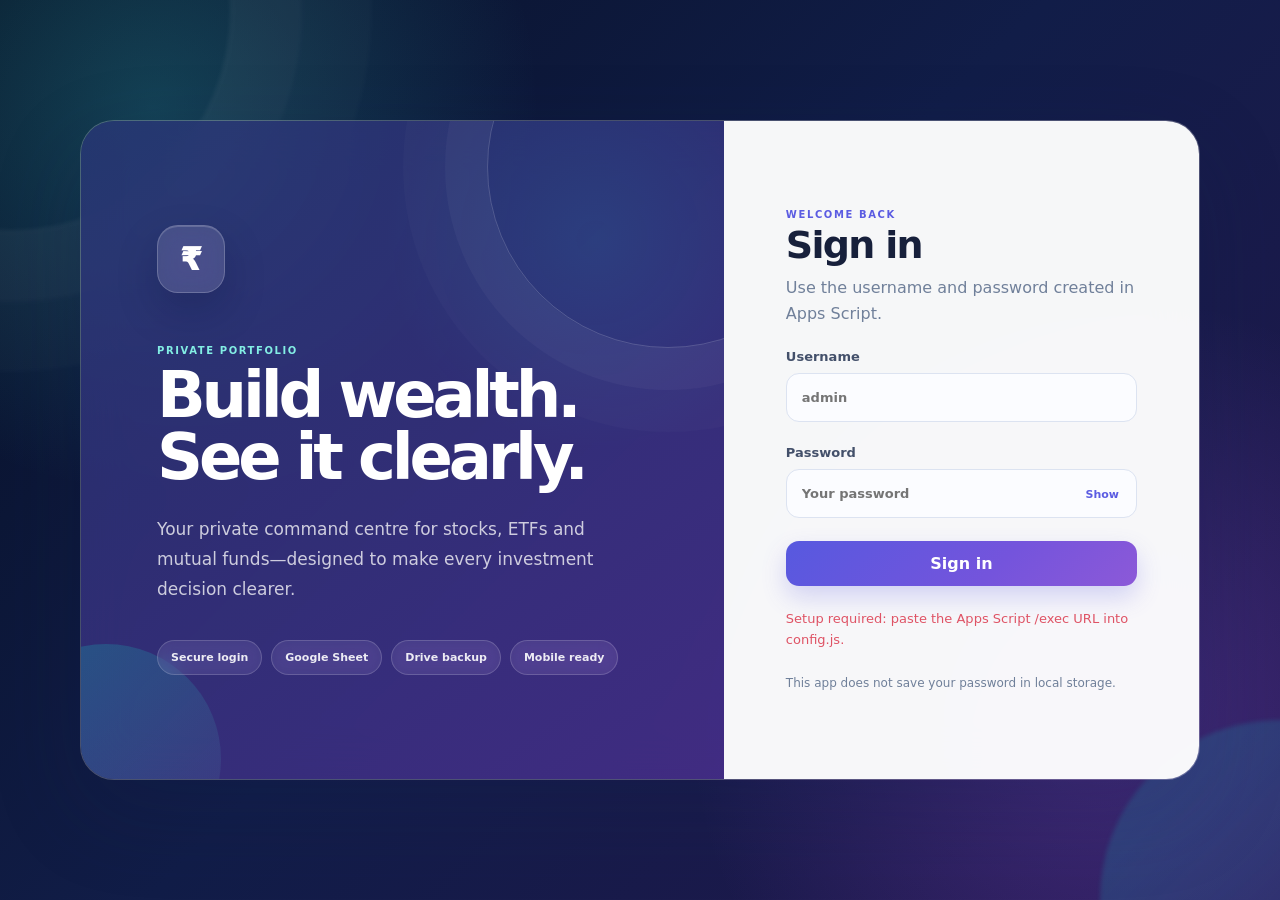
<file: index(6) (1).html>
<!doctype html>
<html lang="en">
<head>
  <meta charset="utf-8">
  <meta name="viewport" content="width=device-width, initial-scale=1, viewport-fit=cover">
  <meta name="theme-color" content="#111a3b">
  <meta name="description" content="Private stock and mutual fund portfolio dashboard">
  <title>Investment Dashboard</title>
  <link rel="preconnect" href="https://script.google.com">
  <style>
:root {
  --bg: #f5f7ff;
  --surface: rgba(255,255,255,.94);
  --surface-soft: #f8faff;
  --ink: #17203b;
  --muted: #70809a;
  --line: #e3e8f4;
  --brand: #5b5ce2;
  --brand-dark: #3d3fae;
  --cyan: #00a9c6;
  --green: #0b9f78;
  --red: #df5365;
  --orange: #ef923f;
  --purple: #8158df;
  --navy: #111a3b;
  --shadow-sm: 0 8px 24px rgba(30,42,88,.07);
  --shadow: 0 18px 46px rgba(35,43,91,.10);
  --shadow-lg: 0 32px 90px rgba(20,29,73,.20);
  --radius: 22px;
}

* { box-sizing: border-box; }
html { scroll-behavior: smooth; }
body {
  margin: 0;
  min-height: 100vh;
  font-family: Inter, ui-sans-serif, system-ui, -apple-system, BlinkMacSystemFont, "Segoe UI", sans-serif;
  color: var(--ink);
  background:
    radial-gradient(circle at 82% 2%, rgba(102,92,224,.10), transparent 25rem),
    radial-gradient(circle at 8% 78%, rgba(0,184,207,.08), transparent 28rem),
    var(--bg);
  -webkit-font-smoothing: antialiased;
}
button, input, select, textarea { font: inherit; }
button { cursor: pointer; }
.hidden { display: none !important; }
.muted { color: var(--muted); }
.tiny { font-size: 12px; }
.eyebrow {
  margin: 0 0 8px;
  color: #7787a4;
  font-size: 10px;
  font-weight: 900;
  letter-spacing: .16em;
  text-transform: uppercase;
}
.positive { color: var(--green) !important; }
.negative { color: var(--red) !important; }
.neutral { color: var(--muted) !important; }

/* LOGIN */
.login-view {
  position: relative;
  min-height: 100vh;
  display: grid;
  place-items: center;
  padding: 32px;
  overflow: hidden;
  background:
    radial-gradient(circle at 12% 12%, rgba(54,210,210,.24), transparent 28%),
    radial-gradient(circle at 87% 80%, rgba(169,93,255,.25), transparent 32%),
    linear-gradient(135deg, #071126 0%, #111d48 48%, #24184f 100%);
}
.login-view::before,
.login-view::after {
  content: "";
  position: absolute;
  border-radius: 50%;
  filter: blur(2px);
  pointer-events: none;
}
.login-view::before {
  width: 440px;
  height: 440px;
  left: -210px;
  top: -210px;
  border: 1px solid rgba(255,255,255,.13);
  box-shadow: 0 0 0 70px rgba(255,255,255,.025), 0 0 0 140px rgba(255,255,255,.018);
}
.login-view::after {
  width: 360px;
  height: 360px;
  right: -180px;
  bottom: -180px;
  background: linear-gradient(135deg, rgba(0,223,202,.18), rgba(139,75,255,.08));
}
.login-shell {
  position: relative;
  z-index: 1;
  width: min(1120px, 100%);
  min-height: 660px;
  display: grid;
  grid-template-columns: 1.15fr .85fr;
  border: 1px solid rgba(255,255,255,.18);
  border-radius: 34px;
  overflow: hidden;
  box-shadow: var(--shadow-lg);
  background: rgba(255,255,255,.08);
  backdrop-filter: blur(24px);
}
.brand-panel {
  position: relative;
  padding: 76px;
  display: flex;
  flex-direction: column;
  justify-content: center;
  color: white;
  background:
    linear-gradient(145deg, rgba(35,50,116,.76), rgba(72,43,143,.76)),
    radial-gradient(circle at 80% 18%, rgba(0,230,206,.35), transparent 28%);
  overflow: hidden;
}
.brand-panel::before,
.brand-panel::after {
  content: "";
  position: absolute;
  border-radius: 50%;
  pointer-events: none;
}
.brand-panel::before {
  width: 360px;
  height: 360px;
  right: -125px;
  top: -135px;
  border: 1px solid rgba(255,255,255,.18);
  box-shadow: 0 0 0 42px rgba(255,255,255,.035), 0 0 0 84px rgba(255,255,255,.02);
}
.brand-panel::after {
  width: 230px;
  height: 230px;
  left: -90px;
  bottom: -95px;
  background: linear-gradient(135deg, rgba(0,227,199,.23), rgba(255,255,255,.04));
}
.brand-mark {
  width: 68px;
  height: 68px;
  display: grid;
  place-items: center;
  border-radius: 21px;
  color: white;
  background: linear-gradient(135deg, #2accc0, #6b5cf0 70%, #a45cf0);
  box-shadow: 0 16px 36px rgba(24,34,106,.35);
  font-size: 31px;
  font-weight: 950;
}
.brand-panel .brand-mark {
  background: rgba(255,255,255,.13);
  border: 1px solid rgba(255,255,255,.20);
  box-shadow: inset 0 1px 0 rgba(255,255,255,.16), 0 18px 40px rgba(10,15,55,.22);
  backdrop-filter: blur(12px);
}
.brand-panel .eyebrow { margin-top: 52px; color: #83eee4; }
.brand-panel h1 {
  position: relative;
  z-index: 1;
  max-width: 560px;
  margin: 0;
  font-size: clamp(48px, 5vw, 72px);
  line-height: .98;
  letter-spacing: -.065em;
}
.brand-copy {
  position: relative;
  z-index: 1;
  max-width: 525px;
  margin: 26px 0 0;
  color: rgba(255,255,255,.76);
  font-size: 17px;
  line-height: 1.75;
}
.feature-pills {
  position: relative;
  z-index: 1;
  display: flex;
  flex-wrap: wrap;
  gap: 9px;
  margin-top: 36px;
}
.feature-pills span {
  padding: 10px 13px;
  border: 1px solid rgba(255,255,255,.17);
  border-radius: 999px;
  color: rgba(255,255,255,.90);
  background: rgba(255,255,255,.075);
  font-size: 11px;
  font-weight: 800;
  backdrop-filter: blur(8px);
}
.login-card {
  padding: 68px 62px;
  display: flex;
  flex-direction: column;
  justify-content: center;
  gap: 23px;
  background: rgba(255,255,255,.96);
}
.login-card h2 { margin: 0 0 8px; font-size: 38px; letter-spacing: -.045em; }
.login-card p { margin: 0; line-height: 1.6; }
.login-card .eyebrow { color: var(--brand); }
label { display: grid; gap: 9px; color: #43506a; font-size: 13px; font-weight: 800; }
input, select, textarea {
  width: 100%;
  border: 1px solid #dce3f1;
  border-radius: 13px;
  outline: none;
  color: var(--ink);
  background: #fbfcff;
  transition: border .18s ease, box-shadow .18s ease, background .18s ease, transform .18s ease;
}
input, select { height: 49px; padding: 0 15px; }
textarea { padding: 13px 15px; resize: vertical; }
input:hover, select:hover, textarea:hover { border-color: #c8d1e6; }
input:focus, select:focus, textarea:focus {
  border-color: #6e6fe5;
  box-shadow: 0 0 0 4px rgba(91,92,226,.11);
  background: white;
}
.password-wrap { position: relative; }
.password-wrap input { padding-right: 68px; }
.text-button {
  position: absolute;
  right: 9px;
  top: 50%;
  transform: translateY(-50%);
  padding: 7px 9px;
  border: 0;
  border-radius: 8px;
  color: var(--brand);
  background: transparent;
  font-size: 11px;
  font-weight: 900;
}
.text-button:hover { background: #eff0ff; }
.primary-button, .secondary-button, .icon-button {
  border-radius: 13px;
  font-weight: 850;
  transition: transform .16s ease, box-shadow .16s ease, background .16s ease, border .16s ease;
}
.primary-button {
  min-height: 45px;
  padding: 0 19px;
  border: 0;
  color: white;
  background: linear-gradient(135deg, #5759df, #7454dc 60%, #8c59d8);
  box-shadow: 0 11px 24px rgba(91,92,226,.24);
}
.primary-button:hover { transform: translateY(-2px); box-shadow: 0 15px 30px rgba(91,92,226,.32); }
.primary-button:active { transform: translateY(0); }
.primary-button:disabled { opacity: .62; cursor: wait; transform: none; }
.secondary-button {
  min-height: 43px;
  padding: 0 16px;
  border: 1px solid var(--line);
  color: #42506b;
  background: white;
}
.secondary-button:hover { transform: translateY(-1px); border-color: #cfd7ea; background: #f9faff; }
.full { width: 100%; }
.form-message { min-height: 19px; color: var(--red); font-size: 13px; }

/* APP SHELL */
.app-view { min-height: 100vh; display: grid; grid-template-columns: 268px 1fr; }
.sidebar {
  position: sticky;
  top: 0;
  z-index: 20;
  height: 100vh;
  padding: 25px 17px;
  display: flex;
  flex-direction: column;
  color: white;
  background:
    radial-gradient(circle at 20% 8%, rgba(46,209,196,.18), transparent 27%),
    linear-gradient(180deg, #111a3b 0%, #181b4f 50%, #251a52 100%);
  border-right: 1px solid rgba(255,255,255,.06);
  box-shadow: 14px 0 42px rgba(21,26,66,.08);
  overflow: hidden;
}
.sidebar::after {
  content: "";
  position: absolute;
  width: 260px;
  height: 260px;
  left: -145px;
  bottom: -120px;
  border-radius: 50%;
  border: 1px solid rgba(255,255,255,.08);
  box-shadow: 0 0 0 38px rgba(255,255,255,.018), 0 0 0 76px rgba(255,255,255,.012);
  pointer-events: none;
}
.side-brand {
  position: relative;
  z-index: 1;
  display: flex;
  align-items: center;
  gap: 13px;
  padding: 0 8px 30px;
}
.brand-mark.small {
  width: 45px;
  height: 45px;
  border-radius: 14px;
  font-size: 21px;
  box-shadow: 0 14px 30px rgba(4,8,30,.30);
}
.side-brand strong, .side-brand span { display: block; }
.side-brand strong { max-width: 170px; overflow: hidden; color: white; font-size: 14px; text-overflow: ellipsis; white-space: nowrap; }
.side-brand span { margin-top: 4px; color: rgba(255,255,255,.48); font-size: 10px; letter-spacing: .05em; text-transform: uppercase; }
.side-nav { position: relative; z-index: 1; display: grid; gap: 7px; }
.nav-item {
  width: 100%;
  min-height: 48px;
  padding: 0 14px;
  display: flex;
  align-items: center;
  gap: 12px;
  border: 1px solid transparent;
  border-radius: 13px;
  color: rgba(255,255,255,.61);
  background: transparent;
  font-size: 13px;
  font-weight: 760;
  text-align: left;
}
.nav-item span { width: 21px; color: #7ce5dc; font-size: 18px; text-align: center; }
.nav-item:hover { color: white; background: rgba(255,255,255,.07); }
.nav-item.active {
  color: white;
  border-color: rgba(255,255,255,.11);
  background: linear-gradient(135deg, rgba(89,92,226,.70), rgba(128,75,205,.66));
  box-shadow: 0 12px 28px rgba(7,11,37,.22), inset 0 1px 0 rgba(255,255,255,.12);
}
.nav-item.active span { color: white; }
.sidebar-foot { position: relative; z-index: 1; margin-top: auto; display: grid; gap: 4px; }
.sidebar-foot .nav-item { color: rgba(255,255,255,.52); }
.sidebar-foot .nav-item:hover { color: white; }
.sidebar-foot .danger-text, .sidebar-foot .danger-text span { color: #ff9aa7; }

.main-content { min-width: 0; padding: 0 38px 56px; }
.topbar {
  position: sticky;
  top: 0;
  z-index: 14;
  min-height: 98px;
  display: flex;
  align-items: center;
  justify-content: space-between;
  gap: 20px;
  background: linear-gradient(to bottom, rgba(245,247,255,.96) 70%, rgba(245,247,255,0));
  backdrop-filter: blur(10px);
}
.topbar h1 { margin: 0; font-size: 29px; letter-spacing: -.04em; }
.topbar .eyebrow { color: var(--brand); }
.top-actions { display: flex; align-items: center; gap: 10px; }
.sync-status {
  min-height: 39px;
  padding: 0 13px;
  display: flex;
  align-items: center;
  gap: 8px;
  border: 1px solid rgba(220,226,240,.9);
  border-radius: 999px;
  color: var(--muted);
  background: rgba(255,255,255,.88);
  box-shadow: 0 5px 18px rgba(32,45,91,.05);
  font-size: 11px;
  font-weight: 800;
}
.status-dot { width: 8px; height: 8px; border-radius: 50%; background: var(--green); box-shadow: 0 0 0 4px rgba(11,159,120,.10); }
.sync-status.syncing .status-dot { background: var(--orange); box-shadow: 0 0 0 4px rgba(239,146,63,.12); animation: pulse 1.1s infinite; }
.sync-status.error .status-dot { background: var(--red); box-shadow: 0 0 0 4px rgba(223,83,101,.12); }
@keyframes pulse { 50% { opacity: .35; } }
.icon-button {
  width: 43px;
  height: 43px;
  border: 1px solid var(--line);
  color: #53627e;
  background: rgba(255,255,255,.92);
  box-shadow: 0 6px 18px rgba(36,47,93,.05);
  font-size: 20px;
}
.icon-button:hover { transform: translateY(-1px) rotate(12deg); border-color: #ccd4e8; }
.avatar-button {
  width: 43px;
  height: 43px;
  border: 0;
  border-radius: 14px;
  color: white;
  background: linear-gradient(135deg, #0fc6b5, #5b5ce2 70%, #9858db);
  box-shadow: 0 10px 24px rgba(91,92,226,.24);
  font-weight: 900;
}
.page-section { display: grid; gap: 21px; animation: fadeIn .28s ease; }
@keyframes fadeIn { from { opacity: 0; transform: translateY(7px); } }

/* HERO */
.welcome-banner {
  position: relative;
  min-height: 178px;
  padding: 34px 38px;
  display: flex;
  align-items: center;
  justify-content: space-between;
  gap: 25px;
  border: 1px solid rgba(255,255,255,.16);
  border-radius: 25px;
  color: white;
  background:
    radial-gradient(circle at 83% 10%, rgba(40,231,210,.34), transparent 26%),
    radial-gradient(circle at 15% 100%, rgba(164,88,240,.32), transparent 32%),
    linear-gradient(112deg, #233b87 0%, #4842b9 48%, #7543bd 100%);
  box-shadow: 0 22px 52px rgba(52,54,137,.24);
  overflow: hidden;
}
.welcome-banner::before,
.welcome-banner::after {
  content: "";
  position: absolute;
  border-radius: 50%;
  pointer-events: none;
}
.welcome-banner::before {
  width: 290px;
  height: 290px;
  right: -78px;
  top: -145px;
  border: 1px solid rgba(255,255,255,.18);
  box-shadow: 0 0 0 38px rgba(255,255,255,.03), 0 0 0 76px rgba(255,255,255,.018);
}
.welcome-banner::after {
  width: 145px;
  height: 145px;
  right: 29%;
  bottom: -112px;
  background: rgba(0,219,201,.13);
}
.welcome-banner > div { position: relative; z-index: 1; }
.welcome-banner .eyebrow { color: #8ff0e7; }
.welcome-banner h2 { margin: 0; font-size: 34px; letter-spacing: -.045em; }
.welcome-banner p:not(.eyebrow) { margin: 10px 0 0; color: rgba(255,255,255,.72); font-size: 13px; }
.banner-actions { display: flex; gap: 10px; z-index: 1; }
.banner-actions .secondary-button {
  border-color: rgba(255,255,255,.18);
  color: white;
  background: rgba(255,255,255,.11);
  box-shadow: inset 0 1px 0 rgba(255,255,255,.09);
  backdrop-filter: blur(9px);
}
.banner-actions .secondary-button:hover { border-color: rgba(255,255,255,.28); background: rgba(255,255,255,.17); }

/* KPI CARDS */
.summary-grid { display: grid; grid-template-columns: repeat(4, minmax(0,1fr)); gap: 16px; }
.summary-card {
  position: relative;
  min-height: 171px;
  padding: 23px;
  border: 1px solid rgba(224,229,241,.95);
  border-radius: 21px;
  background: rgba(255,255,255,.93);
  box-shadow: var(--shadow-sm);
  overflow: hidden;
  transition: transform .18s ease, box-shadow .18s ease, border .18s ease;
}
.summary-card:hover { transform: translateY(-4px); border-color: #d7ddef; box-shadow: 0 17px 38px rgba(34,44,91,.12); }
.summary-card::before {
  content: "";
  position: absolute;
  left: 0;
  top: 0;
  width: 100%;
  height: 5px;
  background: currentColor;
}
.summary-card::after {
  content: "";
  position: absolute;
  width: 125px;
  height: 125px;
  right: -55px;
  bottom: -65px;
  border-radius: 50%;
  background: currentColor;
  opacity: .07;
}
.card-icon {
  width: 42px;
  height: 42px;
  display: grid;
  place-items: center;
  border-radius: 13px;
  font-weight: 950;
  box-shadow: inset 0 1px 0 rgba(255,255,255,.75);
}
.accent-blue .card-icon { color: #5266df; background: linear-gradient(145deg, #eef0ff, #e4e7ff); }
.accent-green .card-icon { color: #0b9f78; background: linear-gradient(145deg, #e8fbf4, #dff7ef); }
.accent-purple .card-icon { color: #8554d5; background: linear-gradient(145deg, #f4edff, #ede2ff); }
.accent-orange .card-icon { color: #e5832d; background: linear-gradient(145deg, #fff5e9, #ffebd6); }
.summary-card p { margin: 16px 0 6px; color: var(--muted); font-size: 12px; font-weight: 800; }
.summary-card strong { display: block; color: var(--ink); font-size: clamp(24px, 2.1vw, 31px); letter-spacing: -.045em; }
.summary-card span { display: block; margin-top: 7px; color: #8795aa; font-size: 11px; font-weight: 650; }
.accent-blue { color: #5b67df; }
.accent-green { color: #0b9f78; }
.accent-purple { color: #8554d5; }
.accent-orange { color: #e98c39; }

/* PANELS */
.overview-grid { display: grid; grid-template-columns: 1.12fr .88fr; gap: 21px; }
.panel {
  padding: 25px;
  border: 1px solid rgba(224,229,241,.95);
  border-radius: var(--radius);
  background: var(--surface);
  box-shadow: var(--shadow-sm);
  backdrop-filter: blur(8px);
}
.panel-head { display: flex; align-items: center; justify-content: space-between; gap: 18px; margin-bottom: 21px; }
.panel-head h3 { margin: 0; font-size: 19px; letter-spacing: -.03em; }
.link-button { padding: 8px 10px; border: 0; border-radius: 9px; color: var(--brand); background: #f0f0ff; font-size: 11px; font-weight: 900; }
.link-button:hover { background: #e7e7ff; }
.allocation-chart { display: grid; gap: 16px; }
.allocation-row { display: grid; grid-template-columns: 108px 1fr 78px; align-items: center; gap: 13px; }
.allocation-name { display: flex; align-items: center; gap: 9px; font-size: 12px; font-weight: 850; }
.allocation-dot { width: 10px; height: 10px; border-radius: 50%; background: var(--brand); box-shadow: 0 0 0 4px rgba(91,92,226,.08); }
.allocation-track { height: 11px; border-radius: 99px; background: #edf0f7; overflow: hidden; }
.allocation-fill { height: 100%; min-width: 2px; border-radius: inherit; background: linear-gradient(90deg, #17baa8, #5b5ce2 55%, #8f59da); box-shadow: 0 0 15px rgba(91,92,226,.24); }
.allocation-value { text-align: right; font-size: 12px; font-weight: 900; }
.signal-list, .mini-holdings { display: grid; gap: 10px; }
.signal-item, .mini-holding {
  padding: 14px 15px;
  display: grid;
  grid-template-columns: 1fr auto;
  align-items: center;
  gap: 12px;
  border: 1px solid #e9edf5;
  border-radius: 14px;
  background: linear-gradient(135deg, #fcfdff, #f8f9ff);
  transition: transform .15s ease, border .15s ease, box-shadow .15s ease;
}
.signal-item:hover, .mini-holding:hover { transform: translateX(3px); border-color: #dce1f0; box-shadow: 0 8px 18px rgba(36,47,92,.06); }
.signal-item strong, .mini-holding strong { display: block; font-size: 13px; }
.signal-item span, .mini-holding span { display: block; margin-top: 4px; color: var(--muted); font-size: 11px; }
.signal-price, .mini-value { text-align: right; font-size: 12px; font-weight: 900; }
.mini-holdings { grid-template-columns: repeat(3, minmax(0,1fr)); }
.empty-state { padding: 34px 12px; color: var(--muted); text-align: center; font-size: 13px; }

/* TABLES */
.table-panel { padding: 0; overflow: hidden; }
.table-panel .panel-head { padding: 26px 26px 0; }
.table-tools { display: flex; gap: 9px; align-items: center; }
.search-input { width: 220px; height: 43px; }
.compact-select { width: 132px; height: 43px; }
.table-wrap { width: 100%; overflow-x: auto; }
table { width: 100%; border-collapse: separate; border-spacing: 0; white-space: nowrap; }
th, td { padding: 16px 17px; border-top: 1px solid #edf0f6; text-align: left; font-size: 12px; }
th {
  position: sticky;
  top: 0;
  z-index: 2;
  color: #74829a;
  background: #f7f8fc;
  font-size: 10px;
  font-weight: 900;
  letter-spacing: .085em;
  text-transform: uppercase;
}
td { color: #48556f; background: rgba(255,255,255,.72); }
tbody tr { transition: background .14s ease, transform .14s ease; }
tbody tr:hover td { background: #f9faff; }
.asset-cell { display: flex; align-items: center; gap: 12px; }
.asset-badge {
  width: 40px;
  height: 40px;
  display: grid;
  place-items: center;
  border-radius: 12px;
  color: #4f59c7;
  background: linear-gradient(145deg, #f0f1ff, #e6e8ff);
  box-shadow: inset 0 1px 0 rgba(255,255,255,.8);
  font-size: 11px;
  font-weight: 950;
}
.asset-cell strong { display: block; color: var(--ink); font-size: 12px; }
.asset-cell span { display: block; margin-top: 3px; color: #8b98ad; font-size: 10px; }
.price-note { display: block; margin-top: 3px; color: #9aa5b5; font-size: 9px; }
.row-actions { display: flex; gap: 6px; }
.row-button {
  width: 33px;
  height: 33px;
  border: 1px solid var(--line);
  border-radius: 10px;
  color: #64728a;
  background: white;
}
.row-button:hover { transform: translateY(-1px); border-color: #cad3e6; background: #f7f8ff; }
.row-button.delete { color: var(--red); }
.pill { display: inline-flex; align-items: center; min-height: 27px; padding: 0 10px; border-radius: 99px; background: #efefff; color: #535ac6; font-size: 10px; font-weight: 900; }
.pill.high { color: #c94b5c; background: #fff0f3; }
.pill.medium { color: #b47725; background: #fff7e7; }
.pill.low { color: #238466; background: #eaf9f3; }
.mobile-nav { display: none; }

/* MODALS */
.modal-backdrop {
  position: fixed;
  inset: 0;
  z-index: 100;
  padding: 22px;
  display: grid;
  place-items: center;
  background: rgba(12,18,48,.60);
  backdrop-filter: blur(8px);
}
.modal {
  width: min(680px, 100%);
  max-height: calc(100vh - 44px);
  overflow-y: auto;
  padding: 28px;
  border: 1px solid rgba(255,255,255,.64);
  border-radius: 24px;
  background: rgba(255,255,255,.98);
  box-shadow: 0 30px 90px rgba(9,14,42,.38);
  animation: modalIn .2s ease;
}
@keyframes modalIn { from { opacity: 0; transform: scale(.975) translateY(9px); } }
.small-modal { width: min(475px,100%); }
.modal-head { display: flex; justify-content: space-between; gap: 16px; margin-bottom: 24px; }
.modal-head h2 { margin: 0; font-size: 24px; letter-spacing: -.035em; }
.modal-head .eyebrow { color: var(--brand); }
.modal-close { width: 37px; height: 37px; border: 0; border-radius: 11px; color: #718099; background: #f1f3f8; font-size: 24px; }
.modal-close:hover { background: #e9ecf4; }
.form-grid { display: grid; grid-template-columns: 1fr 1fr; gap: 18px; }
.span-2 { grid-column: 1 / -1; }
.form-actions { display: flex; justify-content: flex-end; gap: 9px; margin-top: 5px; }
.stack-form { display: grid; gap: 18px; }
.info-box { padding: 14px 15px; border: 1px solid #dce2ff; border-radius: 13px; color: #536a9d; background: linear-gradient(135deg, #f4f6ff, #f0f7ff); font-size: 12px; line-height: 1.6; }
.toast-region { position: fixed; z-index: 200; right: 22px; bottom: 22px; display: grid; gap: 9px; }
.toast { max-width: 370px; padding: 14px 17px; border-radius: 14px; color: white; background: #202b50; box-shadow: 0 15px 40px rgba(17,26,58,.25); font-size: 13px; animation: toastIn .2s ease; }
.toast.error { background: #bd4054; }
.toast.success { background: #087e5e; }
@keyframes toastIn { from { opacity: 0; transform: translateY(9px); } }

/* RESPONSIVE */
@media (max-width: 1160px) {
  .app-view { grid-template-columns: 238px 1fr; }
  .main-content { padding-left: 28px; padding-right: 28px; }
  .summary-grid { grid-template-columns: repeat(2,1fr); }
  .overview-grid { grid-template-columns: 1fr; }
  .mini-holdings { grid-template-columns: 1fr 1fr; }
  .sync-status { display: none; }
}
@media (max-width: 860px) {
  .login-view { padding: 15px; }
  .login-shell { grid-template-columns: 1fr; max-width: 590px; min-height: auto; }
  .brand-panel { min-height: 275px; padding: 39px 42px; justify-content: flex-start; }
  .brand-panel .brand-mark { width: 54px; height: 54px; }
  .brand-panel .eyebrow { margin-top: 27px; }
  .brand-panel h1 { font-size: 39px; }
  .brand-copy { margin-top: 15px; font-size: 14px; line-height: 1.55; }
  .feature-pills { display: none; }
  .login-card { padding: 42px; }
  .app-view { display: block; }
  .sidebar { display: none; }
  .main-content { padding: 0 16px 94px; }
  .topbar { min-height: 84px; }
  .topbar h1 { font-size: 23px; }
  .top-actions .primary-button { display: none; }
  .welcome-banner { padding: 26px; align-items: flex-start; flex-direction: column; }
  .welcome-banner h2 { font-size: 29px; }
  .banner-actions { width: 100%; }
  .banner-actions button { flex: 1; }
  .mobile-nav {
    position: fixed;
    z-index: 50;
    left: 12px;
    right: 12px;
    bottom: 10px;
    height: 70px;
    padding: 7px;
    display: grid;
    grid-template-columns: repeat(3,1fr);
    border: 1px solid rgba(255,255,255,.16);
    border-radius: 21px;
    background: rgba(20,25,64,.92);
    box-shadow: 0 18px 45px rgba(18,25,62,.28);
    backdrop-filter: blur(15px);
  }
  .mobile-nav-item { border: 0; border-radius: 15px; color: rgba(255,255,255,.58); background: transparent; font-size: 10px; font-weight: 850; }
  .mobile-nav-item span { display: block; margin-bottom: 3px; color: #7ce5dc; font-size: 19px; }
  .mobile-nav-item.active { color: white; background: linear-gradient(135deg, rgba(91,92,226,.86), rgba(126,75,199,.82)); }
  .mobile-nav-item.active span { color: white; }
  .responsive-head { align-items: flex-start; flex-direction: column; }
  .table-tools { width: 100%; flex-wrap: wrap; }
  .search-input { flex: 1; min-width: 175px; }
}
@media (max-width: 570px) {
  .login-shell { border-radius: 25px; }
  .brand-panel { min-height: 235px; padding: 29px 27px; }
  .brand-panel h1 { font-size: 33px; }
  .brand-copy { font-size: 13px; }
  .login-card { padding: 32px 25px; }
  .login-card h2 { font-size: 31px; }
  .summary-grid { grid-template-columns: 1fr; }
  .summary-card { min-height: 148px; }
  .mini-holdings { grid-template-columns: 1fr; }
  .panel { padding: 20px; }
  .table-panel { padding: 0; }
  .table-panel .panel-head { padding: 21px 20px 0; }
  .form-grid { grid-template-columns: 1fr; }
  .span-2 { grid-column: auto; }
  .modal { padding: 22px; }
  .topbar .eyebrow { display: none; }
  .avatar-button { display: none; }
  .allocation-row { grid-template-columns: 87px 1fr 62px; }
  .banner-actions { flex-direction: column; }
}
@media (prefers-reduced-motion: reduce) {
  *, *::before, *::after { scroll-behavior: auto !important; animation-duration: .01ms !important; animation-iteration-count: 1 !important; transition-duration: .01ms !important; }
}

</style>
</head>
<body>
  <noscript>This dashboard requires JavaScript.</noscript>

  <section id="loginView" class="login-view">
    <div class="login-shell">
      <div class="brand-panel">
        <div class="brand-mark" aria-hidden="true">₹</div>
        <p class="eyebrow">PRIVATE PORTFOLIO</p>
        <h1>Build wealth.<br>See it clearly.</h1>
        <p class="brand-copy">Your private command centre for stocks, ETFs and mutual funds—designed to make every investment decision clearer.</p>
        <div class="feature-pills">
          <span>Secure login</span><span>Google Sheet</span><span>Drive backup</span><span>Mobile ready</span>
        </div>
      </div>

      <form id="loginForm" class="login-card" autocomplete="on">
        <div>
          <p class="eyebrow">WELCOME BACK</p>
          <h2>Sign in</h2>
          <p class="muted">Use the username and password created in Apps Script.</p>
        </div>
        <label>Username
          <input id="loginUsername" name="username" autocomplete="username" required maxlength="60" placeholder="admin">
        </label>
        <label>Password
          <div class="password-wrap">
            <input id="loginPassword" name="password" type="password" autocomplete="current-password" required maxlength="200" placeholder="Your password">
            <button type="button" class="text-button" data-toggle-password="loginPassword" aria-label="Show password">Show</button>
          </div>
        </label>
        <button id="loginButton" class="primary-button full" type="submit">Sign in</button>
        <p id="loginMessage" class="form-message" role="alert"></p>
        <p class="tiny muted">This app does not save your password in local storage.</p>
      </form>
    </div>
  </section>

  <div id="appView" class="app-view hidden">
    <aside class="sidebar">
      <div class="side-brand">
        <div class="brand-mark small">₹</div>
        <div><strong id="sideAppName">Investment Dashboard</strong><span>Portfolio tracker</span></div>
      </div>
      <nav class="side-nav" aria-label="Main navigation">
        <button class="nav-item active" data-section="overview"><span>◫</span>Overview</button>
        <button class="nav-item" data-section="holdings"><span>▥</span>Holdings</button>
        <button class="nav-item" data-section="watchlist"><span>☆</span>Watchlist</button>
        <button class="nav-item admin-only hidden" data-section="users"><span>♙</span>Users</button>
      </nav>
      <div class="sidebar-foot">
        <button id="changePasswordBtn" class="nav-item"><span>⌁</span>Change password</button>
        <button id="logoutBtn" class="nav-item danger-text"><span>↪</span>Log out</button>
      </div>
    </aside>

    <main class="main-content">
      <header class="topbar">
        <div>
          <p class="eyebrow" id="todayLabel"></p>
          <h1 id="pageTitle">Portfolio overview</h1>
        </div>
        <div class="top-actions">
          <div class="sync-status" id="syncStatus"><span class="status-dot"></span><span>Ready</span></div>
          <button id="refreshBtn" class="icon-button" title="Refresh data" aria-label="Refresh data">↻</button>
          <button id="addInvestmentBtn" class="primary-button">+ Add investment</button>
          <button id="profileButton" class="avatar-button" aria-label="Open account menu"><span id="avatarInitial">A</span></button>
        </div>
      </header>

      <section id="overviewSection" class="page-section">
        <div class="welcome-banner">
          <div>
            <p class="eyebrow">PORTFOLIO SNAPSHOT</p>
            <h2>Hello, <span id="welcomeName">Investor</span></h2>
            <p id="lastUpdatedText">Loading your latest saved portfolio…</p>
          </div>
          <div class="banner-actions">
            <button id="addWatchOverviewBtn" class="secondary-button">+ Add to watchlist</button>
            <button id="exportBtn" class="secondary-button">Export CSV</button>
          </div>
        </div>

        <div class="summary-grid">
          <article class="summary-card accent-blue">
            <div class="card-icon">₹</div><p>Invested value</p><strong id="sumInvested">₹0</strong><span id="sumAssetCount">0 assets</span>
          </article>
          <article class="summary-card accent-green">
            <div class="card-icon">↗</div><p>Present value</p><strong id="sumCurrent">₹0</strong><span id="sumPricedCount">0 priced</span>
          </article>
          <article class="summary-card accent-purple">
            <div class="card-icon">±</div><p>Total gain / loss</p><strong id="sumGain">₹0</strong><span id="sumReturn">0.00%</span>
          </article>
          <article class="summary-card accent-orange">
            <div class="card-icon">☆</div><p>Watchlist</p><strong id="sumWatchCount">0</strong><span id="sumNearTarget">0 near target</span>
          </article>
        </div>

        <div class="overview-grid">
          <article class="panel allocation-panel">
            <div class="panel-head"><div><p class="eyebrow">ALLOCATION</p><h3>By asset type</h3></div></div>
            <div id="allocationChart" class="allocation-chart"></div>
          </article>
          <article class="panel">
            <div class="panel-head"><div><p class="eyebrow">WATCHLIST SIGNALS</p><h3>Closest to target</h3></div><button class="link-button" data-section-link="watchlist">View all</button></div>
            <div id="watchSignals" class="signal-list empty-state">No watchlist items yet.</div>
          </article>
        </div>

        <article class="panel">
          <div class="panel-head"><div><p class="eyebrow">TOP HOLDINGS</p><h3>Portfolio at a glance</h3></div><button class="link-button" data-section-link="holdings">View all</button></div>
          <div id="topHoldings" class="mini-holdings empty-state">Add your first investment to begin.</div>
        </article>
      </section>

      <section id="holdingsSection" class="page-section hidden">
        <article class="panel table-panel">
          <div class="panel-head responsive-head">
            <div><p class="eyebrow">YOUR ASSETS</p><h3>Stocks, ETFs and mutual funds</h3></div>
            <div class="table-tools">
              <input id="holdingSearch" class="search-input" type="search" placeholder="Search holdings…">
              <select id="holdingTypeFilter" class="compact-select"><option value="ALL">All types</option><option>STOCK</option><option>ETF</option><option>MF</option><option>OTHER</option></select>
              <button id="addInvestmentTableBtn" class="primary-button">+ Add</button>
            </div>
          </div>
          <div class="table-wrap">
            <table>
              <thead><tr><th>Asset</th><th>Units</th><th>Invested</th><th>Price / NAV</th><th>Present value</th><th>Gain / loss</th><th>Return</th><th></th></tr></thead>
              <tbody id="holdingsBody"></tbody>
            </table>
          </div>
          <div id="holdingsEmpty" class="empty-state hidden">No investments match this search.</div>
        </article>
      </section>

      <section id="watchlistSection" class="page-section hidden">
        <article class="panel table-panel">
          <div class="panel-head responsive-head">
            <div><p class="eyebrow">FUTURE IDEAS</p><h3>Investment watchlist</h3></div>
            <div class="table-tools">
              <input id="watchSearch" class="search-input" type="search" placeholder="Search watchlist…">
              <button id="addWatchBtn" class="primary-button">+ Add</button>
            </div>
          </div>
          <div class="table-wrap">
            <table>
              <thead><tr><th>Asset</th><th>Current price</th><th>Target price</th><th>Distance</th><th>Priority</th><th>Reason / notes</th><th></th></tr></thead>
              <tbody id="watchBody"></tbody>
            </table>
          </div>
          <div id="watchEmpty" class="empty-state hidden">No watchlist items match this search.</div>
        </article>
      </section>

      <section id="usersSection" class="page-section hidden">
        <article class="panel table-panel">
          <div class="panel-head responsive-head">
            <div><p class="eyebrow">ADMINISTRATION</p><h3>Dashboard users</h3></div>
            <button id="addUserBtn" class="primary-button">+ Create user</button>
          </div>
          <div class="table-wrap">
            <table>
              <thead><tr><th>Username</th><th>Name</th><th>Role</th><th>Status</th><th>Last login</th><th></th></tr></thead>
              <tbody id="usersBody"></tbody>
            </table>
          </div>
        </article>
      </section>
    </main>

    <nav class="mobile-nav" aria-label="Mobile navigation">
      <button class="mobile-nav-item active" data-section="overview"><span>◫</span>Overview</button>
      <button class="mobile-nav-item" data-section="holdings"><span>▥</span>Holdings</button>
      <button class="mobile-nav-item" data-section="watchlist"><span>☆</span>Watchlist</button>
    </nav>
  </div>

  <div id="modalBackdrop" class="modal-backdrop hidden" aria-hidden="true">
    <div id="investmentModal" class="modal hidden" role="dialog" aria-modal="true" aria-labelledby="investmentModalTitle">
      <div class="modal-head"><div><p class="eyebrow">PORTFOLIO ENTRY</p><h2 id="investmentModalTitle">Add investment</h2></div><button class="modal-close" data-close-modal>×</button></div>
      <form id="investmentForm" class="form-grid">
        <input id="holdingId" type="hidden">
        <label>Asset type<select id="holdingType" required><option value="STOCK">Stock</option><option value="ETF">ETF</option><option value="MF">Mutual fund</option><option value="OTHER">Other</option></select></label>
        <label>Asset name<input id="holdingName" required maxlength="160" placeholder="Reliance Industries"></label>
        <label><span id="holdingCodeLabel">Ticker symbol</span><input id="holdingCode" required maxlength="40" placeholder="RELIANCE"></label>
        <label id="exchangeLabel">Exchange<select id="holdingExchange"><option value="NSE">NSE</option><option value="BOM">BSE (BOM)</option><option value="NASDAQ">NASDAQ</option><option value="NYSE">NYSE</option></select></label>
        <label>Units<input id="holdingUnits" type="number" min="0" step="0.000001" required placeholder="10"></label>
        <label>Total invested amount<input id="holdingInvested" type="number" min="0" step="0.01" required placeholder="25000"></label>
        <label>Manual current price <small>(optional)</small><input id="holdingManualPrice" type="number" min="0" step="0.0001" placeholder="Leave blank for automatic price"></label>
        <label>Purchase date<input id="holdingBuyDate" type="date"></label>
        <label class="span-2">Notes<textarea id="holdingNotes" rows="3" maxlength="500" placeholder="SIP, account, goal or other note"></textarea></label>
        <div id="mfHelp" class="info-box span-2 hidden">For Indian mutual funds, enter the numeric AMFI scheme code. NAV is updated from AMFI's daily NAV file.</div>
        <div class="form-actions span-2"><button type="button" class="secondary-button" data-close-modal>Cancel</button><button id="saveInvestmentBtn" type="submit" class="primary-button">Save investment</button></div>
      </form>
    </div>

    <div id="watchModal" class="modal hidden" role="dialog" aria-modal="true" aria-labelledby="watchModalTitle">
      <div class="modal-head"><div><p class="eyebrow">FUTURE INVESTMENT</p><h2 id="watchModalTitle">Add to watchlist</h2></div><button class="modal-close" data-close-modal>×</button></div>
      <form id="watchForm" class="form-grid">
        <input id="watchId" type="hidden">
        <label>Asset type<select id="watchType" required><option value="STOCK">Stock</option><option value="ETF">ETF</option><option value="MF">Mutual fund</option><option value="OTHER">Other</option></select></label>
        <label>Asset name<input id="watchName" required maxlength="160" placeholder="HDFC Bank"></label>
        <label><span id="watchCodeLabel">Ticker symbol</span><input id="watchCode" required maxlength="40" placeholder="HDFCBANK"></label>
        <label id="watchExchangeLabel">Exchange<select id="watchExchange"><option value="NSE">NSE</option><option value="BOM">BSE (BOM)</option><option value="NASDAQ">NASDAQ</option><option value="NYSE">NYSE</option></select></label>
        <label>Target buy price<input id="watchTarget" type="number" min="0" step="0.0001" placeholder="1500"></label>
        <label>Manual current price <small>(optional)</small><input id="watchManualPrice" type="number" min="0" step="0.0001" placeholder="Automatic when available"></label>
        <label>Priority<select id="watchPriority"><option value="HIGH">High</option><option value="MEDIUM" selected>Medium</option><option value="LOW">Low</option></select></label>
        <label class="span-2">Reason / notes<textarea id="watchNotes" rows="3" maxlength="500" placeholder="Valuation, business quality, desired entry point…"></textarea></label>
        <div id="watchMfHelp" class="info-box span-2 hidden">For Indian mutual funds, enter the numeric AMFI scheme code.</div>
        <div class="form-actions span-2"><button type="button" class="secondary-button" data-close-modal>Cancel</button><button id="saveWatchBtn" type="submit" class="primary-button">Save watch item</button></div>
      </form>
    </div>

    <div id="passwordModal" class="modal small-modal hidden" role="dialog" aria-modal="true">
      <div class="modal-head"><div><p class="eyebrow">ACCOUNT SECURITY</p><h2>Change password</h2></div><button class="modal-close" data-close-modal>×</button></div>
      <form id="passwordForm" class="stack-form">
        <label>Current password<input id="currentPassword" type="password" required autocomplete="current-password"></label>
        <label>New password<input id="newPassword" type="password" required minlength="10" autocomplete="new-password"></label>
        <label>Confirm new password<input id="confirmPassword" type="password" required minlength="10" autocomplete="new-password"></label>
        <p class="tiny muted">Use at least 10 characters with upper-case, lower-case, number and symbol.</p>
        <div class="form-actions"><button type="button" class="secondary-button" data-close-modal>Cancel</button><button type="submit" class="primary-button">Update password</button></div>
      </form>
    </div>

    <div id="userModal" class="modal small-modal hidden" role="dialog" aria-modal="true">
      <div class="modal-head"><div><p class="eyebrow">ADMINISTRATION</p><h2>Create user</h2></div><button class="modal-close" data-close-modal>×</button></div>
      <form id="userForm" class="stack-form">
        <label>Username<input id="newUsername" required maxlength="60" pattern="[A-Za-z0-9._-]+" placeholder="investor2"></label>
        <label>Display name<input id="newDisplayName" required maxlength="100" placeholder="Second Investor"></label>
        <label>Role<select id="newUserRole"><option value="USER">User</option><option value="ADMIN">Admin</option></select></label>
        <label>Temporary password<input id="newUserPassword" type="password" required minlength="10" autocomplete="new-password"></label>
        <div class="form-actions"><button type="button" class="secondary-button" data-close-modal>Cancel</button><button type="submit" class="primary-button">Create user</button></div>
      </form>
    </div>
  </div>

  <div id="toastRegion" class="toast-region" aria-live="polite"></div>

  <script>
window.PORTFOLIO_CONFIG = Object.freeze({
  // Paste your deployed Google Apps Script Web App URL below. It must end with /exec.
  API_URL: 'PASTE_YOUR_GOOGLE_APPS_SCRIPT_WEB_APP_URL_HERE',
  APP_NAME: 'My Investment Dashboard',
  CURRENCY: 'INR',
  REQUEST_TIMEOUT_MS: 25000
});
</script>
  <script>
'use strict';

const CONFIG = window.PORTFOLIO_CONFIG || {};
const state = {
  token: localStorage.getItem('portfolio_token') || '',
  username: localStorage.getItem('portfolio_username') || '',
  user: null,
  holdings: [],
  watchlist: [],
  summary: {},
  users: [],
  activeSection: 'overview',
  syncing: false
};

const $ = (id) => document.getElementById(id);
const $$ = (selector) => Array.from(document.querySelectorAll(selector));

const els = {};
[
  'loginView','appView','loginForm','loginUsername','loginPassword','loginButton','loginMessage',
  'sideAppName','todayLabel','pageTitle','syncStatus','refreshBtn','addInvestmentBtn','profileButton',
  'avatarInitial','welcomeName','lastUpdatedText','sumInvested','sumCurrent','sumGain','sumReturn',
  'sumAssetCount','sumPricedCount','sumWatchCount','sumNearTarget','allocationChart','watchSignals',
  'topHoldings','holdingSearch','holdingTypeFilter','holdingsBody','holdingsEmpty','watchSearch',
  'watchBody','watchEmpty','usersBody','modalBackdrop','investmentModal','watchModal','passwordModal',
  'userModal','investmentForm','watchForm','passwordForm','userForm','toastRegion','holdingId',
  'holdingType','holdingName','holdingCode','holdingExchange','holdingUnits','holdingInvested',
  'holdingManualPrice','holdingBuyDate','holdingNotes','holdingCodeLabel','exchangeLabel','mfHelp',
  'watchId','watchType','watchName','watchCode','watchExchange','watchTarget','watchManualPrice',
  'watchPriority','watchNotes','watchCodeLabel','watchExchangeLabel','watchMfHelp','currentPassword',
  'newPassword','confirmPassword','newUsername','newDisplayName','newUserRole','newUserPassword'
].forEach((id) => { els[id] = $(id); });

function isConfigured() {
  return /^https:\/\/script\.google\.com\/macros\/s\/.+\/exec$/.test(String(CONFIG.API_URL || '').trim());
}

function formatCurrency(value, compact = false) {
  if (value === null || value === '' || typeof value === 'undefined') return '—';
  const n = Number(value);
  if (!Number.isFinite(n)) return '—';
  return new Intl.NumberFormat('en-IN', {
    style: 'currency', currency: CONFIG.CURRENCY || 'INR', maximumFractionDigits: compact ? 0 : 2,
    notation: compact && Math.abs(n) >= 100000 ? 'compact' : 'standard'
  }).format(n);
}

function formatNumber(value, digits = 4) {
  if (value === null || value === '' || typeof value === 'undefined') return '—';
  const n = Number(value);
  if (!Number.isFinite(n)) return '—';
  return new Intl.NumberFormat('en-IN', { maximumFractionDigits: digits }).format(n);
}

function formatPercent(value) {
  if (value === null || value === '' || typeof value === 'undefined') return '—';
  const n = Number(value);
  if (!Number.isFinite(n)) return '—';
  return `${n >= 0 ? '+' : ''}${n.toFixed(2)}%`;
}

function escapeHtml(value) {
  return String(value ?? '').replace(/[&<>'"]/g, (char) => ({ '&':'&amp;','<':'&lt;','>':'&gt;',"'":'&#39;','"':'&quot;' }[char]));
}

function dateLabel(value) {
  const date = value ? new Date(value) : null;
  if (!date || Number.isNaN(date.getTime())) return 'Not available';
  return new Intl.DateTimeFormat('en-IN', { dateStyle: 'medium', timeStyle: 'short' }).format(date);
}

function pnlClass(value) {
  const n = Number(value);
  return n > 0 ? 'positive' : n < 0 ? 'negative' : 'neutral';
}

function setBusy(button, busy, text) {
  if (!button) return;
  if (busy) {
    button.dataset.originalText = button.textContent;
    button.disabled = true;
    button.textContent = text || 'Please wait…';
  } else {
    button.disabled = false;
    button.textContent = button.dataset.originalText || button.textContent;
  }
}

function setSyncStatus(mode, message) {
  els.syncStatus.className = `sync-status ${mode || ''}`.trim();
  const label = els.syncStatus.querySelector('span:last-child');
  if (label) label.textContent = message;
}

function toast(message, type = '') {
  const node = document.createElement('div');
  node.className = `toast ${type}`.trim();
  node.textContent = message;
  els.toastRegion.appendChild(node);
  setTimeout(() => node.remove(), 4200);
}

async function api(action, payload = {}, options = {}) {
  if (!isConfigured()) throw new Error('Backend is not configured. Paste the Apps Script /exec URL in config.js.');
  const controller = new AbortController();
  const timeout = setTimeout(() => controller.abort(), CONFIG.REQUEST_TIMEOUT_MS || 25000);
  const requestBody = { action, ...payload };
  if (state.token && !requestBody.token) requestBody.token = state.token;
  try {
    const response = await fetch(CONFIG.API_URL, {
      method: 'POST',
      body: JSON.stringify(requestBody),
      redirect: 'follow',
      signal: controller.signal,
      cache: 'no-store',
      credentials: 'omit'
    });
    const text = await response.text();
    let data;
    try { data = JSON.parse(text); } catch { throw new Error('The backend returned an unreadable response. Check the Apps Script deployment permissions.'); }
    if (!data.ok) {
      const error = new Error(data.message || 'Request failed.');
      error.code = data.code || 'REQUEST_FAILED';
      throw error;
    }
    return data;
  } catch (error) {
    if (error.name === 'AbortError') throw new Error('The request timed out. Please try again.');
    if (options.retry && !options._retried) {
      await new Promise((resolve) => setTimeout(resolve, 700));
      return api(action, payload, { ...options, _retried: true });
    }
    throw error;
  } finally { clearTimeout(timeout); }
}

function cacheKey() { return `portfolio_cache_${state.username || 'unknown'}`; }
function saveCache(data) {
  try { localStorage.setItem(cacheKey(), JSON.stringify({ savedAt: Date.now(), data })); } catch { /* ignore */ }
}
function loadCache() {
  try {
    const parsed = JSON.parse(localStorage.getItem(cacheKey()) || 'null');
    if (parsed?.data) applyBootstrap(parsed.data, true);
  } catch { /* ignore */ }
}
function clearSession() {
  state.token = '';
  state.username = '';
  state.user = null;
  localStorage.removeItem('portfolio_token');
  localStorage.removeItem('portfolio_username');
}

async function login(event) {
  event.preventDefault();
  els.loginMessage.textContent = '';
  if (!isConfigured()) {
    els.loginMessage.textContent = 'First paste your Apps Script /exec URL in config.js.';
    return;
  }
  const username = els.loginUsername.value.trim();
  const password = els.loginPassword.value;
  setBusy(els.loginButton, true, 'Signing in…');
  try {
    const result = await api('login', { username, password });
    state.token = result.token;
    state.username = result.user.username;
    localStorage.setItem('portfolio_token', state.token);
    localStorage.setItem('portfolio_username', state.username);
    showApp();
    applyBootstrap(result.data);
    toast('Signed in successfully.', 'success');
  } catch (error) {
    els.loginMessage.textContent = error.message;
  } finally { setBusy(els.loginButton, false); }
}

async function logout() {
  try { if (state.token) await api('logout'); } catch { /* session still cleared locally */ }
  clearSession();
  els.appView.classList.add('hidden');
  els.loginView.classList.remove('hidden');
  els.loginPassword.value = '';
}

function showApp() {
  els.loginView.classList.add('hidden');
  els.appView.classList.remove('hidden');
  els.sideAppName.textContent = CONFIG.APP_NAME || 'Investment Dashboard';
  const now = new Date();
  els.todayLabel.textContent = new Intl.DateTimeFormat('en-IN', { weekday:'long', day:'numeric', month:'long' }).format(now).toUpperCase();
}

async function loadDashboard(forcePrices = false) {
  if (state.syncing) return;
  state.syncing = true;
  setSyncStatus('syncing', forcePrices ? 'Updating prices…' : 'Syncing…');
  try {
    const result = await api(forcePrices ? 'refreshPrices' : 'bootstrap', {}, { retry: !forcePrices });
    applyBootstrap(result.data);
    saveCache(result.data);
    setSyncStatus('', 'Up to date');
    if (forcePrices) toast('Prices and NAVs refreshed.', 'success');
  } catch (error) {
    if (error.code === 'AUTH_REQUIRED' || error.code === 'SESSION_EXPIRED') {
      toast('Your session expired. Please sign in again.', 'error');
      logout();
      return;
    }
    setSyncStatus('error', 'Sync failed');
    toast(error.message, 'error');
  } finally { state.syncing = false; }
}

function applyBootstrap(data, fromCache = false) {
  if (!data) return;
  state.user = data.user || state.user;
  state.holdings = Array.isArray(data.holdings) ? data.holdings : [];
  state.watchlist = Array.isArray(data.watchlist) ? data.watchlist : [];
  state.summary = data.summary || {};
  if (Array.isArray(data.users)) state.users = data.users;
  renderAll();
  if (state.user) {
    els.welcomeName.textContent = state.user.displayName || state.user.username;
    els.avatarInitial.textContent = (state.user.displayName || state.user.username || 'I').charAt(0).toUpperCase();
    $$('.admin-only').forEach((el) => el.classList.toggle('hidden', state.user.role !== 'ADMIN'));
  }
  els.lastUpdatedText.textContent = `${fromCache ? 'Showing saved data' : 'Updated'} ${dateLabel(data.updatedAt)}${data.priceNote ? ` · ${data.priceNote}` : ''}`;
}

function renderAll() {
  renderSummary();
  renderAllocation();
  renderTopHoldings();
  renderWatchSignals();
  renderHoldings();
  renderWatchlist();
  if (state.user?.role === 'ADMIN') renderUsers();
}

function renderSummary() {
  const s = state.summary || {};
  els.sumInvested.textContent = formatCurrency(s.investedValue || 0, true);
  els.sumCurrent.textContent = formatCurrency(s.currentValue || 0, true);
  els.sumGain.textContent = formatCurrency(s.gainLoss || 0, true);
  els.sumGain.className = pnlClass(s.gainLoss);
  els.sumReturn.textContent = formatPercent(s.returnPct || 0);
  els.sumReturn.className = pnlClass(s.returnPct);
  els.sumAssetCount.textContent = `${s.assetCount || 0} asset${s.assetCount === 1 ? '' : 's'}`;
  els.sumPricedCount.textContent = `${s.pricedCount || 0} priced`;
  els.sumWatchCount.textContent = String(s.watchCount || 0);
  els.sumNearTarget.textContent = `${s.nearTargetCount || 0} near target`;
}

function renderAllocation() {
  const groups = state.summary?.allocation || [];
  if (!groups.length) {
    els.allocationChart.innerHTML = '<div class="empty-state">Allocation appears after you add investments.</div>';
    return;
  }
  els.allocationChart.innerHTML = groups.map((item) => `
    <div class="allocation-row">
      <div class="allocation-name"><span class="allocation-dot"></span>${escapeHtml(item.type)}</div>
      <div class="allocation-track"><div class="allocation-fill" style="width:${Math.max(0, Math.min(100, Number(item.percent) || 0))}%"></div></div>
      <div class="allocation-value">${Number(item.percent || 0).toFixed(1)}%</div>
    </div>`).join('');
}

function renderTopHoldings() {
  const items = [...state.holdings].sort((a,b) => (b.currentValue || b.investedAmount || 0) - (a.currentValue || a.investedAmount || 0)).slice(0,6);
  if (!items.length) {
    els.topHoldings.className = 'mini-holdings empty-state';
    els.topHoldings.textContent = 'Add your first investment to begin.';
    return;
  }
  els.topHoldings.className = 'mini-holdings';
  els.topHoldings.innerHTML = items.map((item) => `
    <div class="mini-holding">
      <div><strong>${escapeHtml(item.assetName)}</strong><span>${escapeHtml(item.type)} · ${escapeHtml(item.code)}</span></div>
      <div class="mini-value">${formatCurrency(item.currentValue ?? item.investedAmount, true)}<span class="${pnlClass(item.returnPct)}">${item.currentPrice == null ? 'Price pending' : formatPercent(item.returnPct)}</span></div>
    </div>`).join('');
}

function renderWatchSignals() {
  const items = [...state.watchlist]
    .filter((x) => Number.isFinite(Number(x.distancePct)))
    .sort((a,b) => Math.abs(a.distancePct) - Math.abs(b.distancePct)).slice(0,5);
  if (!items.length) {
    els.watchSignals.className = 'signal-list empty-state';
    els.watchSignals.textContent = state.watchlist.length ? 'Add target prices to see signals.' : 'No watchlist items yet.';
    return;
  }
  els.watchSignals.className = 'signal-list';
  els.watchSignals.innerHTML = items.map((item) => `
    <div class="signal-item">
      <div><strong>${escapeHtml(item.assetName)}</strong><span>Target ${formatCurrency(item.targetPrice)}</span></div>
      <div class="signal-price">${formatCurrency(item.currentPrice)}<span class="${Number(item.distancePct) <= 0 ? 'positive' : 'neutral'}">${Number(item.distancePct) <= 0 ? 'At/below target' : `${item.distancePct.toFixed(1)}% above`}</span></div>
    </div>`).join('');
}

function holdingMatches(item) {
  const q = els.holdingSearch.value.trim().toLowerCase();
  const type = els.holdingTypeFilter.value;
  const textMatch = !q || `${item.assetName} ${item.code} ${item.notes || ''}`.toLowerCase().includes(q);
  return textMatch && (type === 'ALL' || item.type === type);
}

function renderHoldings() {
  const items = state.holdings.filter(holdingMatches);
  els.holdingsBody.innerHTML = items.map((item) => `
    <tr>
      <td><div class="asset-cell"><div class="asset-badge">${escapeHtml(item.type.slice(0,2))}</div><div><strong>${escapeHtml(item.assetName)}</strong><span>${escapeHtml(item.exchange ? `${item.exchange}:` : '')}${escapeHtml(item.code)}</span></div></div></td>
      <td>${formatNumber(item.units)}</td>
      <td>${formatCurrency(item.investedAmount)}</td>
      <td>${formatCurrency(item.currentPrice)}<span class="price-note">${escapeHtml(item.priceSource || 'Pending')}</span></td>
      <td>${formatCurrency(item.currentValue)}</td>
      <td class="${pnlClass(item.gainLoss)}">${formatCurrency(item.gainLoss)}</td>
      <td class="${pnlClass(item.returnPct)}">${formatPercent(item.returnPct)}</td>
      <td><div class="row-actions"><button class="row-button" data-edit-holding="${escapeHtml(item.id)}" title="Edit">✎</button><button class="row-button delete" data-delete-holding="${escapeHtml(item.id)}" title="Delete">×</button></div></td>
    </tr>`).join('');
  els.holdingsEmpty.classList.toggle('hidden', items.length > 0);
}

function watchMatches(item) {
  const q = els.watchSearch.value.trim().toLowerCase();
  return !q || `${item.assetName} ${item.code} ${item.notes || ''}`.toLowerCase().includes(q);
}

function renderWatchlist() {
  const priorityOrder = { HIGH: 0, MEDIUM: 1, LOW: 2 };
  const items = state.watchlist.filter(watchMatches).sort((a,b) => (priorityOrder[a.priority] ?? 9) - (priorityOrder[b.priority] ?? 9));
  els.watchBody.innerHTML = items.map((item) => `
    <tr>
      <td><div class="asset-cell"><div class="asset-badge">${escapeHtml(item.type.slice(0,2))}</div><div><strong>${escapeHtml(item.assetName)}</strong><span>${escapeHtml(item.exchange ? `${item.exchange}:` : '')}${escapeHtml(item.code)}</span></div></div></td>
      <td>${formatCurrency(item.currentPrice)}<span class="price-note">${escapeHtml(item.priceSource || 'Pending')}</span></td>
      <td>${formatCurrency(item.targetPrice)}</td>
      <td class="${Number(item.distancePct) <= 0 ? 'positive' : 'neutral'}">${Number.isFinite(Number(item.distancePct)) ? formatPercent(item.distancePct) : '—'}</td>
      <td><span class="pill ${String(item.priority).toLowerCase()}">${escapeHtml(item.priority)}</span></td>
      <td title="${escapeHtml(item.notes)}">${escapeHtml((item.notes || '—').slice(0,45))}${(item.notes || '').length > 45 ? '…' : ''}</td>
      <td><div class="row-actions"><button class="row-button" data-edit-watch="${escapeHtml(item.id)}" title="Edit">✎</button><button class="row-button delete" data-delete-watch="${escapeHtml(item.id)}" title="Delete">×</button></div></td>
    </tr>`).join('');
  els.watchEmpty.classList.toggle('hidden', items.length > 0);
}

function renderUsers() {
  els.usersBody.innerHTML = state.users.map((user) => `
    <tr>
      <td><strong>${escapeHtml(user.username)}</strong></td><td>${escapeHtml(user.displayName)}</td><td><span class="pill">${escapeHtml(user.role)}</span></td>
      <td class="${user.active ? 'positive' : 'negative'}">${user.active ? 'Active' : 'Disabled'}</td><td>${escapeHtml(user.lastLogin ? dateLabel(user.lastLogin) : 'Never')}</td>
      <td><div class="row-actions"><button class="row-button" data-reset-user="${escapeHtml(user.username)}" title="Reset password">⌁</button><button class="row-button ${user.active ? 'delete' : ''}" data-toggle-user="${escapeHtml(user.username)}" data-active="${user.active}" title="${user.active ? 'Disable' : 'Enable'}">${user.active ? '×' : '✓'}</button></div></td>
    </tr>`).join('');
}

function switchSection(name) {
  const titles = { overview: 'Portfolio overview', holdings: 'My holdings', watchlist: 'Investment watchlist', users: 'User administration' };
  state.activeSection = name;
  ['overview','holdings','watchlist','users'].forEach((section) => $(`${section}Section`)?.classList.toggle('hidden', section !== name));
  els.pageTitle.textContent = titles[name] || 'Investment Dashboard';
  $$('[data-section]').forEach((button) => button.classList.toggle('active', button.dataset.section === name));
  if (name === 'users' && state.user?.role === 'ADMIN') loadUsers();
}

function openModal(id) {
  els.modalBackdrop.classList.remove('hidden');
  els.modalBackdrop.setAttribute('aria-hidden', 'false');
  $$('.modal').forEach((m) => m.classList.add('hidden'));
  $(id).classList.remove('hidden');
  document.body.style.overflow = 'hidden';
}
function closeModals() {
  els.modalBackdrop.classList.add('hidden');
  els.modalBackdrop.setAttribute('aria-hidden', 'true');
  $$('.modal').forEach((m) => m.classList.add('hidden'));
  document.body.style.overflow = '';
}

function updateAssetForm(type, scope) {
  const isMf = type === 'MF';
  const isOther = type === 'OTHER';
  if (scope === 'holding') {
    els.holdingCodeLabel.textContent = isMf ? 'AMFI scheme code' : isOther ? 'Reference code' : 'Ticker symbol';
    els.exchangeLabel.classList.toggle('hidden', isMf || isOther);
    els.mfHelp.classList.toggle('hidden', !isMf);
    els.holdingCode.placeholder = isMf ? 'e.g. 122639' : isOther ? 'GOLD-BOND' : 'RELIANCE';
  } else {
    els.watchCodeLabel.textContent = isMf ? 'AMFI scheme code' : isOther ? 'Reference code' : 'Ticker symbol';
    els.watchExchangeLabel.classList.toggle('hidden', isMf || isOther);
    els.watchMfHelp.classList.toggle('hidden', !isMf);
    els.watchCode.placeholder = isMf ? 'e.g. 122639' : isOther ? 'REFERENCE' : 'HDFCBANK';
  }
}

function openInvestment(item = null) {
  els.investmentForm.reset();
  els.holdingId.value = item?.id || '';
  $('investmentModalTitle').textContent = item ? 'Edit investment' : 'Add investment';
  els.holdingType.value = item?.type || 'STOCK';
  els.holdingName.value = item?.assetName || '';
  els.holdingCode.value = item?.code || '';
  els.holdingExchange.value = item?.exchange || 'NSE';
  els.holdingUnits.value = item?.units ?? '';
  els.holdingInvested.value = item?.investedAmount ?? '';
  els.holdingManualPrice.value = item?.manualPrice || '';
  els.holdingBuyDate.value = item?.buyDate || '';
  els.holdingNotes.value = item?.notes || '';
  updateAssetForm(els.holdingType.value, 'holding');
  openModal('investmentModal');
}

function openWatch(item = null) {
  els.watchForm.reset();
  els.watchId.value = item?.id || '';
  $('watchModalTitle').textContent = item ? 'Edit watch item' : 'Add to watchlist';
  els.watchType.value = item?.type || 'STOCK';
  els.watchName.value = item?.assetName || '';
  els.watchCode.value = item?.code || '';
  els.watchExchange.value = item?.exchange || 'NSE';
  els.watchTarget.value = item?.targetPrice || '';
  els.watchManualPrice.value = item?.manualPrice || '';
  els.watchPriority.value = item?.priority || 'MEDIUM';
  els.watchNotes.value = item?.notes || '';
  updateAssetForm(els.watchType.value, 'watch');
  openModal('watchModal');
}

async function saveInvestment(event) {
  event.preventDefault();
  const button = $('saveInvestmentBtn');
  setBusy(button, true, 'Saving…');
  try {
    const result = await api('saveHolding', {
      holding: {
        id: els.holdingId.value,
        type: els.holdingType.value,
        assetName: els.holdingName.value.trim(),
        code: els.holdingCode.value.trim().toUpperCase(),
        exchange: ['MF','OTHER'].includes(els.holdingType.value) ? '' : els.holdingExchange.value,
        units: Number(els.holdingUnits.value),
        investedAmount: Number(els.holdingInvested.value),
        manualPrice: els.holdingManualPrice.value === '' ? null : Number(els.holdingManualPrice.value),
        buyDate: els.holdingBuyDate.value,
        notes: els.holdingNotes.value.trim()
      }
    });
    closeModals();
    applyBootstrap(result.data);
    saveCache(result.data);
    toast('Investment saved.', 'success');
  } catch (error) { toast(error.message, 'error'); }
  finally { setBusy(button, false); }
}

async function saveWatch(event) {
  event.preventDefault();
  const button = $('saveWatchBtn');
  setBusy(button, true, 'Saving…');
  try {
    const result = await api('saveWatchItem', {
      item: {
        id: els.watchId.value,
        type: els.watchType.value,
        assetName: els.watchName.value.trim(),
        code: els.watchCode.value.trim().toUpperCase(),
        exchange: ['MF','OTHER'].includes(els.watchType.value) ? '' : els.watchExchange.value,
        targetPrice: els.watchTarget.value === '' ? null : Number(els.watchTarget.value),
        manualPrice: els.watchManualPrice.value === '' ? null : Number(els.watchManualPrice.value),
        priority: els.watchPriority.value,
        notes: els.watchNotes.value.trim()
      }
    });
    closeModals();
    applyBootstrap(result.data);
    saveCache(result.data);
    toast('Watchlist item saved.', 'success');
  } catch (error) { toast(error.message, 'error'); }
  finally { setBusy(button, false); }
}

async function deleteItem(action, id, label) {
  if (!confirm(`Delete this ${label}? This cannot be undone.`)) return;
  try {
    const result = await api(action, { id });
    applyBootstrap(result.data);
    saveCache(result.data);
    toast(`${label[0].toUpperCase()}${label.slice(1)} deleted.`, 'success');
  } catch (error) { toast(error.message, 'error'); }
}

async function changePassword(event) {
  event.preventDefault();
  if (els.newPassword.value !== els.confirmPassword.value) { toast('New passwords do not match.', 'error'); return; }
  const button = event.submitter;
  setBusy(button, true, 'Updating…');
  try {
    await api('changePassword', { currentPassword: els.currentPassword.value, newPassword: els.newPassword.value });
    closeModals();
    els.passwordForm.reset();
    toast('Password changed successfully.', 'success');
  } catch (error) { toast(error.message, 'error'); }
  finally { setBusy(button, false); }
}

async function loadUsers() {
  try {
    const result = await api('adminListUsers');
    state.users = result.users || [];
    renderUsers();
  } catch (error) { toast(error.message, 'error'); }
}

async function createUser(event) {
  event.preventDefault();
  const button = event.submitter;
  setBusy(button, true, 'Creating…');
  try {
    await api('adminCreateUser', {
      username: els.newUsername.value.trim(), displayName: els.newDisplayName.value.trim(),
      role: els.newUserRole.value, password: els.newUserPassword.value
    });
    closeModals();
    els.userForm.reset();
    await loadUsers();
    toast('User created.', 'success');
  } catch (error) { toast(error.message, 'error'); }
  finally { setBusy(button, false); }
}

async function resetUserPassword(username) {
  const password = prompt(`Enter a new temporary password for ${username}:`);
  if (!password) return;
  try { await api('adminResetPassword', { username, password }); toast('Password reset.', 'success'); }
  catch (error) { toast(error.message, 'error'); }
}

async function toggleUser(username, active) {
  if (!confirm(`${active ? 'Disable' : 'Enable'} user ${username}?`)) return;
  try { await api('adminToggleUser', { username, active: !active }); await loadUsers(); toast('User status updated.', 'success'); }
  catch (error) { toast(error.message, 'error'); }
}

function exportCsv() {
  if (!state.holdings.length) { toast('There are no holdings to export.', 'error'); return; }
  const headers = ['Asset Type','Asset Name','Code','Exchange','Units','Invested Amount','Current Price','Present Value','Gain/Loss','Return %','Purchase Date','Notes'];
  const rows = state.holdings.map((x) => [x.type,x.assetName,x.code,x.exchange,x.units,x.investedAmount,x.currentPrice,x.currentValue,x.gainLoss,x.returnPct,x.buyDate,x.notes]);
  const csv = [headers, ...rows].map((row) => row.map((cell) => `"${String(cell ?? '').replace(/"/g,'""')}"`).join(',')).join('\n');
  const blob = new Blob(['\ufeff', csv], { type: 'text/csv;charset=utf-8' });
  const url = URL.createObjectURL(blob);
  const a = document.createElement('a');
  a.href = url; a.download = `portfolio-${new Date().toISOString().slice(0,10)}.csv`; a.click();
  setTimeout(() => URL.revokeObjectURL(url), 1000);
}

function bindEvents() {
  els.loginForm.addEventListener('submit', login);
  $('logoutBtn').addEventListener('click', logout);
  els.refreshBtn.addEventListener('click', () => loadDashboard(true));
  els.addInvestmentBtn.addEventListener('click', () => openInvestment());
  $('addInvestmentTableBtn').addEventListener('click', () => openInvestment());
  $('addWatchBtn').addEventListener('click', () => openWatch());
  $('addWatchOverviewBtn').addEventListener('click', () => openWatch());
  $('changePasswordBtn').addEventListener('click', () => openModal('passwordModal'));
  els.profileButton.addEventListener('click', () => openModal('passwordModal'));
  $('addUserBtn').addEventListener('click', () => openModal('userModal'));
  $('exportBtn').addEventListener('click', exportCsv);
  els.investmentForm.addEventListener('submit', saveInvestment);
  els.watchForm.addEventListener('submit', saveWatch);
  els.passwordForm.addEventListener('submit', changePassword);
  els.userForm.addEventListener('submit', createUser);
  els.holdingType.addEventListener('change', () => updateAssetForm(els.holdingType.value, 'holding'));
  els.watchType.addEventListener('change', () => updateAssetForm(els.watchType.value, 'watch'));
  els.holdingSearch.addEventListener('input', renderHoldings);
  els.holdingTypeFilter.addEventListener('change', renderHoldings);
  els.watchSearch.addEventListener('input', renderWatchlist);
  els.modalBackdrop.addEventListener('click', (event) => { if (event.target === els.modalBackdrop) closeModals(); });
  $$('[data-close-modal]').forEach((button) => button.addEventListener('click', closeModals));
  $$('[data-section]').forEach((button) => button.addEventListener('click', () => switchSection(button.dataset.section)));
  $$('[data-section-link]').forEach((button) => button.addEventListener('click', () => switchSection(button.dataset.sectionLink)));
  $$('[data-toggle-password]').forEach((button) => button.addEventListener('click', () => {
    const input = $(button.dataset.togglePassword);
    const visible = input.type === 'text'; input.type = visible ? 'password' : 'text'; button.textContent = visible ? 'Show' : 'Hide';
  }));
  document.addEventListener('keydown', (event) => { if (event.key === 'Escape') closeModals(); });
  document.addEventListener('click', (event) => {
    const editHolding = event.target.closest('[data-edit-holding]');
    const deleteHolding = event.target.closest('[data-delete-holding]');
    const editWatch = event.target.closest('[data-edit-watch]');
    const deleteWatch = event.target.closest('[data-delete-watch]');
    const resetUser = event.target.closest('[data-reset-user]');
    const toggleUserBtn = event.target.closest('[data-toggle-user]');
    if (editHolding) openInvestment(state.holdings.find((x) => x.id === editHolding.dataset.editHolding));
    if (deleteHolding) deleteItem('deleteHolding', deleteHolding.dataset.deleteHolding, 'investment');
    if (editWatch) openWatch(state.watchlist.find((x) => x.id === editWatch.dataset.editWatch));
    if (deleteWatch) deleteItem('deleteWatchItem', deleteWatch.dataset.deleteWatch, 'watchlist item');
    if (resetUser) resetUserPassword(resetUser.dataset.resetUser);
    if (toggleUserBtn) toggleUser(toggleUserBtn.dataset.toggleUser, toggleUserBtn.dataset.active === 'true');
  });
}

async function init() {
  bindEvents();
  document.title = CONFIG.APP_NAME || 'Investment Dashboard';
  if (!isConfigured()) {
    els.loginMessage.textContent = 'Setup required: paste the Apps Script /exec URL into config.js.';
  }
  if (state.token && state.username) {
    showApp();
    loadCache();
    await loadDashboard(false);
  }
}

document.addEventListener('DOMContentLoaded', init);

</script>
</body>
</html>
</file>
<file: styles.css>
:root {
  --bg: #f5f7ff;
  --surface: rgba(255,255,255,.94);
  --surface-soft: #f8faff;
  --ink: #17203b;
  --muted: #70809a;
  --line: #e3e8f4;
  --brand: #5b5ce2;
  --brand-dark: #3d3fae;
  --cyan: #00a9c6;
  --green: #0b9f78;
  --red: #df5365;
  --orange: #ef923f;
  --purple: #8158df;
  --navy: #111a3b;
  --shadow-sm: 0 8px 24px rgba(30,42,88,.07);
  --shadow: 0 18px 46px rgba(35,43,91,.10);
  --shadow-lg: 0 32px 90px rgba(20,29,73,.20);
  --radius: 22px;
}

* { box-sizing: border-box; }
html { scroll-behavior: smooth; }
body {
  margin: 0;
  min-height: 100vh;
  font-family: Inter, ui-sans-serif, system-ui, -apple-system, BlinkMacSystemFont, "Segoe UI", sans-serif;
  color: var(--ink);
  background:
    radial-gradient(circle at 82% 2%, rgba(102,92,224,.10), transparent 25rem),
    radial-gradient(circle at 8% 78%, rgba(0,184,207,.08), transparent 28rem),
    var(--bg);
  -webkit-font-smoothing: antialiased;
}
button, input, select, textarea { font: inherit; }
button { cursor: pointer; }
.hidden { display: none !important; }
.muted { color: var(--muted); }
.tiny { font-size: 12px; }
.eyebrow {
  margin: 0 0 8px;
  color: #7787a4;
  font-size: 10px;
  font-weight: 900;
  letter-spacing: .16em;
  text-transform: uppercase;
}
.positive { color: var(--green) !important; }
.negative { color: var(--red) !important; }
.neutral { color: var(--muted) !important; }

/* LOGIN */
.login-view {
  position: relative;
  min-height: 100vh;
  display: grid;
  place-items: center;
  padding: 32px;
  overflow: hidden;
  background:
    radial-gradient(circle at 12% 12%, rgba(54,210,210,.24), transparent 28%),
    radial-gradient(circle at 87% 80%, rgba(169,93,255,.25), transparent 32%),
    linear-gradient(135deg, #071126 0%, #111d48 48%, #24184f 100%);
}
.login-view::before,
.login-view::after {
  content: "";
  position: absolute;
  border-radius: 50%;
  filter: blur(2px);
  pointer-events: none;
}
.login-view::before {
  width: 440px;
  height: 440px;
  left: -210px;
  top: -210px;
  border: 1px solid rgba(255,255,255,.13);
  box-shadow: 0 0 0 70px rgba(255,255,255,.025), 0 0 0 140px rgba(255,255,255,.018);
}
.login-view::after {
  width: 360px;
  height: 360px;
  right: -180px;
  bottom: -180px;
  background: linear-gradient(135deg, rgba(0,223,202,.18), rgba(139,75,255,.08));
}
.login-shell {
  position: relative;
  z-index: 1;
  width: min(1120px, 100%);
  min-height: 660px;
  display: grid;
  grid-template-columns: 1.15fr .85fr;
  border: 1px solid rgba(255,255,255,.18);
  border-radius: 34px;
  overflow: hidden;
  box-shadow: var(--shadow-lg);
  background: rgba(255,255,255,.08);
  backdrop-filter: blur(24px);
}
.brand-panel {
  position: relative;
  padding: 76px;
  display: flex;
  flex-direction: column;
  justify-content: center;
  color: white;
  background:
    linear-gradient(145deg, rgba(35,50,116,.76), rgba(72,43,143,.76)),
    radial-gradient(circle at 80% 18%, rgba(0,230,206,.35), transparent 28%);
  overflow: hidden;
}
.brand-panel::before,
.brand-panel::after {
  content: "";
  position: absolute;
  border-radius: 50%;
  pointer-events: none;
}
.brand-panel::before {
  width: 360px;
  height: 360px;
  right: -125px;
  top: -135px;
  border: 1px solid rgba(255,255,255,.18);
  box-shadow: 0 0 0 42px rgba(255,255,255,.035), 0 0 0 84px rgba(255,255,255,.02);
}
.brand-panel::after {
  width: 230px;
  height: 230px;
  left: -90px;
  bottom: -95px;
  background: linear-gradient(135deg, rgba(0,227,199,.23), rgba(255,255,255,.04));
}
.brand-mark {
  width: 68px;
  height: 68px;
  display: grid;
  place-items: center;
  border-radius: 21px;
  color: white;
  background: linear-gradient(135deg, #2accc0, #6b5cf0 70%, #a45cf0);
  box-shadow: 0 16px 36px rgba(24,34,106,.35);
  font-size: 31px;
  font-weight: 950;
}
.brand-panel .brand-mark {
  background: rgba(255,255,255,.13);
  border: 1px solid rgba(255,255,255,.20);
  box-shadow: inset 0 1px 0 rgba(255,255,255,.16), 0 18px 40px rgba(10,15,55,.22);
  backdrop-filter: blur(12px);
}
.brand-panel .eyebrow { margin-top: 52px; color: #83eee4; }
.brand-panel h1 {
  position: relative;
  z-index: 1;
  max-width: 560px;
  margin: 0;
  font-size: clamp(48px, 5vw, 72px);
  line-height: .98;
  letter-spacing: -.065em;
}
.brand-copy {
  position: relative;
  z-index: 1;
  max-width: 525px;
  margin: 26px 0 0;
  color: rgba(255,255,255,.76);
  font-size: 17px;
  line-height: 1.75;
}
.feature-pills {
  position: relative;
  z-index: 1;
  display: flex;
  flex-wrap: wrap;
  gap: 9px;
  margin-top: 36px;
}
.feature-pills span {
  padding: 10px 13px;
  border: 1px solid rgba(255,255,255,.17);
  border-radius: 999px;
  color: rgba(255,255,255,.90);
  background: rgba(255,255,255,.075);
  font-size: 11px;
  font-weight: 800;
  backdrop-filter: blur(8px);
}
.login-card {
  padding: 68px 62px;
  display: flex;
  flex-direction: column;
  justify-content: center;
  gap: 23px;
  background: rgba(255,255,255,.96);
}
.login-card h2 { margin: 0 0 8px; font-size: 38px; letter-spacing: -.045em; }
.login-card p { margin: 0; line-height: 1.6; }
.login-card .eyebrow { color: var(--brand); }
label { display: grid; gap: 9px; color: #43506a; font-size: 13px; font-weight: 800; }
input, select, textarea {
  width: 100%;
  border: 1px solid #dce3f1;
  border-radius: 13px;
  outline: none;
  color: var(--ink);
  background: #fbfcff;
  transition: border .18s ease, box-shadow .18s ease, background .18s ease, transform .18s ease;
}
input, select { height: 49px; padding: 0 15px; }
textarea { padding: 13px 15px; resize: vertical; }
input:hover, select:hover, textarea:hover { border-color: #c8d1e6; }
input:focus, select:focus, textarea:focus {
  border-color: #6e6fe5;
  box-shadow: 0 0 0 4px rgba(91,92,226,.11);
  background: white;
}
.password-wrap { position: relative; }
.password-wrap input { padding-right: 68px; }
.text-button {
  position: absolute;
  right: 9px;
  top: 50%;
  transform: translateY(-50%);
  padding: 7px 9px;
  border: 0;
  border-radius: 8px;
  color: var(--brand);
  background: transparent;
  font-size: 11px;
  font-weight: 900;
}
.text-button:hover { background: #eff0ff; }
.primary-button, .secondary-button, .icon-button {
  border-radius: 13px;
  font-weight: 850;
  transition: transform .16s ease, box-shadow .16s ease, background .16s ease, border .16s ease;
}
.primary-button {
  min-height: 45px;
  padding: 0 19px;
  border: 0;
  color: white;
  background: linear-gradient(135deg, #5759df, #7454dc 60%, #8c59d8);
  box-shadow: 0 11px 24px rgba(91,92,226,.24);
}
.primary-button:hover { transform: translateY(-2px); box-shadow: 0 15px 30px rgba(91,92,226,.32); }
.primary-button:active { transform: translateY(0); }
.primary-button:disabled { opacity: .62; cursor: wait; transform: none; }
.secondary-button {
  min-height: 43px;
  padding: 0 16px;
  border: 1px solid var(--line);
  color: #42506b;
  background: white;
}
.secondary-button:hover { transform: translateY(-1px); border-color: #cfd7ea; background: #f9faff; }
.full { width: 100%; }
.form-message { min-height: 19px; color: var(--red); font-size: 13px; }

/* APP SHELL */
.app-view { min-height: 100vh; display: grid; grid-template-columns: 268px 1fr; }
.sidebar {
  position: sticky;
  top: 0;
  z-index: 20;
  height: 100vh;
  padding: 25px 17px;
  display: flex;
  flex-direction: column;
  color: white;
  background:
    radial-gradient(circle at 20% 8%, rgba(46,209,196,.18), transparent 27%),
    linear-gradient(180deg, #111a3b 0%, #181b4f 50%, #251a52 100%);
  border-right: 1px solid rgba(255,255,255,.06);
  box-shadow: 14px 0 42px rgba(21,26,66,.08);
  overflow: hidden;
}
.sidebar::after {
  content: "";
  position: absolute;
  width: 260px;
  height: 260px;
  left: -145px;
  bottom: -120px;
  border-radius: 50%;
  border: 1px solid rgba(255,255,255,.08);
  box-shadow: 0 0 0 38px rgba(255,255,255,.018), 0 0 0 76px rgba(255,255,255,.012);
  pointer-events: none;
}
.side-brand {
  position: relative;
  z-index: 1;
  display: flex;
  align-items: center;
  gap: 13px;
  padding: 0 8px 30px;
}
.brand-mark.small {
  width: 45px;
  height: 45px;
  border-radius: 14px;
  font-size: 21px;
  box-shadow: 0 14px 30px rgba(4,8,30,.30);
}
.side-brand strong, .side-brand span { display: block; }
.side-brand strong { max-width: 170px; overflow: hidden; color: white; font-size: 14px; text-overflow: ellipsis; white-space: nowrap; }
.side-brand span { margin-top: 4px; color: rgba(255,255,255,.48); font-size: 10px; letter-spacing: .05em; text-transform: uppercase; }
.side-nav { position: relative; z-index: 1; display: grid; gap: 7px; }
.nav-item {
  width: 100%;
  min-height: 48px;
  padding: 0 14px;
  display: flex;
  align-items: center;
  gap: 12px;
  border: 1px solid transparent;
  border-radius: 13px;
  color: rgba(255,255,255,.61);
  background: transparent;
  font-size: 13px;
  font-weight: 760;
  text-align: left;
}
.nav-item span { width: 21px; color: #7ce5dc; font-size: 18px; text-align: center; }
.nav-item:hover { color: white; background: rgba(255,255,255,.07); }
.nav-item.active {
  color: white;
  border-color: rgba(255,255,255,.11);
  background: linear-gradient(135deg, rgba(89,92,226,.70), rgba(128,75,205,.66));
  box-shadow: 0 12px 28px rgba(7,11,37,.22), inset 0 1px 0 rgba(255,255,255,.12);
}
.nav-item.active span { color: white; }
.sidebar-foot { position: relative; z-index: 1; margin-top: auto; display: grid; gap: 4px; }
.sidebar-foot .nav-item { color: rgba(255,255,255,.52); }
.sidebar-foot .nav-item:hover { color: white; }
.sidebar-foot .danger-text, .sidebar-foot .danger-text span { color: #ff9aa7; }

.main-content { min-width: 0; padding: 0 38px 56px; }
.topbar {
  position: sticky;
  top: 0;
  z-index: 14;
  min-height: 98px;
  display: flex;
  align-items: center;
  justify-content: space-between;
  gap: 20px;
  background: linear-gradient(to bottom, rgba(245,247,255,.96) 70%, rgba(245,247,255,0));
  backdrop-filter: blur(10px);
}
.topbar h1 { margin: 0; font-size: 29px; letter-spacing: -.04em; }
.topbar .eyebrow { color: var(--brand); }
.top-actions { display: flex; align-items: center; gap: 10px; }
.sync-status {
  min-height: 39px;
  padding: 0 13px;
  display: flex;
  align-items: center;
  gap: 8px;
  border: 1px solid rgba(220,226,240,.9);
  border-radius: 999px;
  color: var(--muted);
  background: rgba(255,255,255,.88);
  box-shadow: 0 5px 18px rgba(32,45,91,.05);
  font-size: 11px;
  font-weight: 800;
}
.status-dot { width: 8px; height: 8px; border-radius: 50%; background: var(--green); box-shadow: 0 0 0 4px rgba(11,159,120,.10); }
.sync-status.syncing .status-dot { background: var(--orange); box-shadow: 0 0 0 4px rgba(239,146,63,.12); animation: pulse 1.1s infinite; }
.sync-status.error .status-dot { background: var(--red); box-shadow: 0 0 0 4px rgba(223,83,101,.12); }
@keyframes pulse { 50% { opacity: .35; } }
.icon-button {
  width: 43px;
  height: 43px;
  border: 1px solid var(--line);
  color: #53627e;
  background: rgba(255,255,255,.92);
  box-shadow: 0 6px 18px rgba(36,47,93,.05);
  font-size: 20px;
}
.icon-button:hover { transform: translateY(-1px) rotate(12deg); border-color: #ccd4e8; }
.avatar-button {
  width: 43px;
  height: 43px;
  border: 0;
  border-radius: 14px;
  color: white;
  background: linear-gradient(135deg, #0fc6b5, #5b5ce2 70%, #9858db);
  box-shadow: 0 10px 24px rgba(91,92,226,.24);
  font-weight: 900;
}
.page-section { display: grid; gap: 21px; animation: fadeIn .28s ease; }
@keyframes fadeIn { from { opacity: 0; transform: translateY(7px); } }

/* HERO */
.welcome-banner {
  position: relative;
  min-height: 178px;
  padding: 34px 38px;
  display: flex;
  align-items: center;
  justify-content: space-between;
  gap: 25px;
  border: 1px solid rgba(255,255,255,.16);
  border-radius: 25px;
  color: white;
  background:
    radial-gradient(circle at 83% 10%, rgba(40,231,210,.34), transparent 26%),
    radial-gradient(circle at 15% 100%, rgba(164,88,240,.32), transparent 32%),
    linear-gradient(112deg, #233b87 0%, #4842b9 48%, #7543bd 100%);
  box-shadow: 0 22px 52px rgba(52,54,137,.24);
  overflow: hidden;
}
.welcome-banner::before,
.welcome-banner::after {
  content: "";
  position: absolute;
  border-radius: 50%;
  pointer-events: none;
}
.welcome-banner::before {
  width: 290px;
  height: 290px;
  right: -78px;
  top: -145px;
  border: 1px solid rgba(255,255,255,.18);
  box-shadow: 0 0 0 38px rgba(255,255,255,.03), 0 0 0 76px rgba(255,255,255,.018);
}
.welcome-banner::after {
  width: 145px;
  height: 145px;
  right: 29%;
  bottom: -112px;
  background: rgba(0,219,201,.13);
}
.welcome-banner > div { position: relative; z-index: 1; }
.welcome-banner .eyebrow { color: #8ff0e7; }
.welcome-banner h2 { margin: 0; font-size: 34px; letter-spacing: -.045em; }
.welcome-banner p:not(.eyebrow) { margin: 10px 0 0; color: rgba(255,255,255,.72); font-size: 13px; }
.banner-actions { display: flex; gap: 10px; z-index: 1; }
.banner-actions .secondary-button {
  border-color: rgba(255,255,255,.18);
  color: white;
  background: rgba(255,255,255,.11);
  box-shadow: inset 0 1px 0 rgba(255,255,255,.09);
  backdrop-filter: blur(9px);
}
.banner-actions .secondary-button:hover { border-color: rgba(255,255,255,.28); background: rgba(255,255,255,.17); }

/* KPI CARDS */
.summary-grid { display: grid; grid-template-columns: repeat(4, minmax(0,1fr)); gap: 16px; }
.summary-card {
  position: relative;
  min-height: 171px;
  padding: 23px;
  border: 1px solid rgba(224,229,241,.95);
  border-radius: 21px;
  background: rgba(255,255,255,.93);
  box-shadow: var(--shadow-sm);
  overflow: hidden;
  transition: transform .18s ease, box-shadow .18s ease, border .18s ease;
}
.summary-card:hover { transform: translateY(-4px); border-color: #d7ddef; box-shadow: 0 17px 38px rgba(34,44,91,.12); }
.summary-card::before {
  content: "";
  position: absolute;
  left: 0;
  top: 0;
  width: 100%;
  height: 5px;
  background: currentColor;
}
.summary-card::after {
  content: "";
  position: absolute;
  width: 125px;
  height: 125px;
  right: -55px;
  bottom: -65px;
  border-radius: 50%;
  background: currentColor;
  opacity: .07;
}
.card-icon {
  width: 42px;
  height: 42px;
  display: grid;
  place-items: center;
  border-radius: 13px;
  font-weight: 950;
  box-shadow: inset 0 1px 0 rgba(255,255,255,.75);
}
.accent-blue .card-icon { color: #5266df; background: linear-gradient(145deg, #eef0ff, #e4e7ff); }
.accent-green .card-icon { color: #0b9f78; background: linear-gradient(145deg, #e8fbf4, #dff7ef); }
.accent-purple .card-icon { color: #8554d5; background: linear-gradient(145deg, #f4edff, #ede2ff); }
.accent-orange .card-icon { color: #e5832d; background: linear-gradient(145deg, #fff5e9, #ffebd6); }
.summary-card p { margin: 16px 0 6px; color: var(--muted); font-size: 12px; font-weight: 800; }
.summary-card strong { display: block; color: var(--ink); font-size: clamp(24px, 2.1vw, 31px); letter-spacing: -.045em; }
.summary-card span { display: block; margin-top: 7px; color: #8795aa; font-size: 11px; font-weight: 650; }
.accent-blue { color: #5b67df; }
.accent-green { color: #0b9f78; }
.accent-purple { color: #8554d5; }
.accent-orange { color: #e98c39; }

/* PANELS */
.overview-grid { display: grid; grid-template-columns: 1.12fr .88fr; gap: 21px; }
.panel {
  padding: 25px;
  border: 1px solid rgba(224,229,241,.95);
  border-radius: var(--radius);
  background: var(--surface);
  box-shadow: var(--shadow-sm);
  backdrop-filter: blur(8px);
}
.panel-head { display: flex; align-items: center; justify-content: space-between; gap: 18px; margin-bottom: 21px; }
.panel-head h3 { margin: 0; font-size: 19px; letter-spacing: -.03em; }
.link-button { padding: 8px 10px; border: 0; border-radius: 9px; color: var(--brand); background: #f0f0ff; font-size: 11px; font-weight: 900; }
.link-button:hover { background: #e7e7ff; }
.allocation-chart { display: grid; gap: 16px; }
.allocation-row { display: grid; grid-template-columns: 108px 1fr 78px; align-items: center; gap: 13px; }
.allocation-name { display: flex; align-items: center; gap: 9px; font-size: 12px; font-weight: 850; }
.allocation-dot { width: 10px; height: 10px; border-radius: 50%; background: var(--brand); box-shadow: 0 0 0 4px rgba(91,92,226,.08); }
.allocation-track { height: 11px; border-radius: 99px; background: #edf0f7; overflow: hidden; }
.allocation-fill { height: 100%; min-width: 2px; border-radius: inherit; background: linear-gradient(90deg, #17baa8, #5b5ce2 55%, #8f59da); box-shadow: 0 0 15px rgba(91,92,226,.24); }
.allocation-value { text-align: right; font-size: 12px; font-weight: 900; }
.signal-list, .mini-holdings { display: grid; gap: 10px; }
.signal-item, .mini-holding {
  padding: 14px 15px;
  display: grid;
  grid-template-columns: 1fr auto;
  align-items: center;
  gap: 12px;
  border: 1px solid #e9edf5;
  border-radius: 14px;
  background: linear-gradient(135deg, #fcfdff, #f8f9ff);
  transition: transform .15s ease, border .15s ease, box-shadow .15s ease;
}
.signal-item:hover, .mini-holding:hover { transform: translateX(3px); border-color: #dce1f0; box-shadow: 0 8px 18px rgba(36,47,92,.06); }
.signal-item strong, .mini-holding strong { display: block; font-size: 13px; }
.signal-item span, .mini-holding span { display: block; margin-top: 4px; color: var(--muted); font-size: 11px; }
.signal-price, .mini-value { text-align: right; font-size: 12px; font-weight: 900; }
.mini-holdings { grid-template-columns: repeat(3, minmax(0,1fr)); }
.empty-state { padding: 34px 12px; color: var(--muted); text-align: center; font-size: 13px; }

/* TABLES */
.table-panel { padding: 0; overflow: hidden; }
.table-panel .panel-head { padding: 26px 26px 0; }
.table-tools { display: flex; gap: 9px; align-items: center; }
.search-input { width: 220px; height: 43px; }
.compact-select { width: 132px; height: 43px; }
.table-wrap { width: 100%; overflow-x: auto; }
table { width: 100%; border-collapse: separate; border-spacing: 0; white-space: nowrap; }
th, td { padding: 16px 17px; border-top: 1px solid #edf0f6; text-align: left; font-size: 12px; }
th {
  position: sticky;
  top: 0;
  z-index: 2;
  color: #74829a;
  background: #f7f8fc;
  font-size: 10px;
  font-weight: 900;
  letter-spacing: .085em;
  text-transform: uppercase;
}
td { color: #48556f; background: rgba(255,255,255,.72); }
tbody tr { transition: background .14s ease, transform .14s ease; }
tbody tr:hover td { background: #f9faff; }
.asset-cell { display: flex; align-items: center; gap: 12px; }
.asset-badge {
  width: 40px;
  height: 40px;
  display: grid;
  place-items: center;
  border-radius: 12px;
  color: #4f59c7;
  background: linear-gradient(145deg, #f0f1ff, #e6e8ff);
  box-shadow: inset 0 1px 0 rgba(255,255,255,.8);
  font-size: 11px;
  font-weight: 950;
}
.asset-cell strong { display: block; color: var(--ink); font-size: 12px; }
.asset-cell span { display: block; margin-top: 3px; color: #8b98ad; font-size: 10px; }
.price-note { display: block; margin-top: 3px; color: #9aa5b5; font-size: 9px; }
.row-actions { display: flex; gap: 6px; }
.row-button {
  width: 33px;
  height: 33px;
  border: 1px solid var(--line);
  border-radius: 10px;
  color: #64728a;
  background: white;
}
.row-button:hover { transform: translateY(-1px); border-color: #cad3e6; background: #f7f8ff; }
.row-button.delete { color: var(--red); }
.pill { display: inline-flex; align-items: center; min-height: 27px; padding: 0 10px; border-radius: 99px; background: #efefff; color: #535ac6; font-size: 10px; font-weight: 900; }
.pill.high { color: #c94b5c; background: #fff0f3; }
.pill.medium { color: #b47725; background: #fff7e7; }
.pill.low { color: #238466; background: #eaf9f3; }
.mobile-nav { display: none; }

/* MODALS */
.modal-backdrop {
  position: fixed;
  inset: 0;
  z-index: 100;
  padding: 22px;
  display: grid;
  place-items: center;
  background: rgba(12,18,48,.60);
  backdrop-filter: blur(8px);
}
.modal {
  width: min(680px, 100%);
  max-height: calc(100vh - 44px);
  overflow-y: auto;
  padding: 28px;
  border: 1px solid rgba(255,255,255,.64);
  border-radius: 24px;
  background: rgba(255,255,255,.98);
  box-shadow: 0 30px 90px rgba(9,14,42,.38);
  animation: modalIn .2s ease;
}
@keyframes modalIn { from { opacity: 0; transform: scale(.975) translateY(9px); } }
.small-modal { width: min(475px,100%); }
.modal-head { display: flex; justify-content: space-between; gap: 16px; margin-bottom: 24px; }
.modal-head h2 { margin: 0; font-size: 24px; letter-spacing: -.035em; }
.modal-head .eyebrow { color: var(--brand); }
.modal-close { width: 37px; height: 37px; border: 0; border-radius: 11px; color: #718099; background: #f1f3f8; font-size: 24px; }
.modal-close:hover { background: #e9ecf4; }
.form-grid { display: grid; grid-template-columns: 1fr 1fr; gap: 18px; }
.span-2 { grid-column: 1 / -1; }
.form-actions { display: flex; justify-content: flex-end; gap: 9px; margin-top: 5px; }
.stack-form { display: grid; gap: 18px; }
.info-box { padding: 14px 15px; border: 1px solid #dce2ff; border-radius: 13px; color: #536a9d; background: linear-gradient(135deg, #f4f6ff, #f0f7ff); font-size: 12px; line-height: 1.6; }
.toast-region { position: fixed; z-index: 200; right: 22px; bottom: 22px; display: grid; gap: 9px; }
.toast { max-width: 370px; padding: 14px 17px; border-radius: 14px; color: white; background: #202b50; box-shadow: 0 15px 40px rgba(17,26,58,.25); font-size: 13px; animation: toastIn .2s ease; }
.toast.error { background: #bd4054; }
.toast.success { background: #087e5e; }
@keyframes toastIn { from { opacity: 0; transform: translateY(9px); } }

/* RESPONSIVE */
@media (max-width: 1160px) {
  .app-view { grid-template-columns: 238px 1fr; }
  .main-content { padding-left: 28px; padding-right: 28px; }
  .summary-grid { grid-template-columns: repeat(2,1fr); }
  .overview-grid { grid-template-columns: 1fr; }
  .mini-holdings { grid-template-columns: 1fr 1fr; }
  .sync-status { display: none; }
}
@media (max-width: 860px) {
  .login-view { padding: 15px; }
  .login-shell { grid-template-columns: 1fr; max-width: 590px; min-height: auto; }
  .brand-panel { min-height: 275px; padding: 39px 42px; justify-content: flex-start; }
  .brand-panel .brand-mark { width: 54px; height: 54px; }
  .brand-panel .eyebrow { margin-top: 27px; }
  .brand-panel h1 { font-size: 39px; }
  .brand-copy { margin-top: 15px; font-size: 14px; line-height: 1.55; }
  .feature-pills { display: none; }
  .login-card { padding: 42px; }
  .app-view { display: block; }
  .sidebar { display: none; }
  .main-content { padding: 0 16px 94px; }
  .topbar { min-height: 84px; }
  .topbar h1 { font-size: 23px; }
  .top-actions .primary-button { display: none; }
  .welcome-banner { padding: 26px; align-items: flex-start; flex-direction: column; }
  .welcome-banner h2 { font-size: 29px; }
  .banner-actions { width: 100%; }
  .banner-actions button { flex: 1; }
  .mobile-nav {
    position: fixed;
    z-index: 50;
    left: 12px;
    right: 12px;
    bottom: 10px;
    height: 70px;
    padding: 7px;
    display: grid;
    grid-template-columns: repeat(3,1fr);
    border: 1px solid rgba(255,255,255,.16);
    border-radius: 21px;
    background: rgba(20,25,64,.92);
    box-shadow: 0 18px 45px rgba(18,25,62,.28);
    backdrop-filter: blur(15px);
  }
  .mobile-nav-item { border: 0; border-radius: 15px; color: rgba(255,255,255,.58); background: transparent; font-size: 10px; font-weight: 850; }
  .mobile-nav-item span { display: block; margin-bottom: 3px; color: #7ce5dc; font-size: 19px; }
  .mobile-nav-item.active { color: white; background: linear-gradient(135deg, rgba(91,92,226,.86), rgba(126,75,199,.82)); }
  .mobile-nav-item.active span { color: white; }
  .responsive-head { align-items: flex-start; flex-direction: column; }
  .table-tools { width: 100%; flex-wrap: wrap; }
  .search-input { flex: 1; min-width: 175px; }
}
@media (max-width: 570px) {
  .login-shell { border-radius: 25px; }
  .brand-panel { min-height: 235px; padding: 29px 27px; }
  .brand-panel h1 { font-size: 33px; }
  .brand-copy { font-size: 13px; }
  .login-card { padding: 32px 25px; }
  .login-card h2 { font-size: 31px; }
  .summary-grid { grid-template-columns: 1fr; }
  .summary-card { min-height: 148px; }
  .mini-holdings { grid-template-columns: 1fr; }
  .panel { padding: 20px; }
  .table-panel { padding: 0; }
  .table-panel .panel-head { padding: 21px 20px 0; }
  .form-grid { grid-template-columns: 1fr; }
  .span-2 { grid-column: auto; }
  .modal { padding: 22px; }
  .topbar .eyebrow { display: none; }
  .avatar-button { display: none; }
  .allocation-row { grid-template-columns: 87px 1fr 62px; }
  .banner-actions { flex-direction: column; }
}
@media (prefers-reduced-motion: reduce) {
  *, *::before, *::after { scroll-behavior: auto !important; animation-duration: .01ms !important; animation-iteration-count: 1 !important; transition-duration: .01ms !important; }
}


/* Bulk CSV import */
.import-actions {
  display: flex;
  justify-content: flex-start;
}
.import-drop {
  display: grid;
  gap: 7px;
  padding: 24px;
  border: 2px dashed rgba(91,92,226,.34);
  border-radius: 18px;
  background: linear-gradient(135deg, rgba(91,92,226,.07), rgba(0,184,169,.07));
  cursor: pointer;
}
.import-drop strong {
  color: var(--ink);
  font-size: 16px;
}
.import-drop span {
  color: var(--muted);
  font-size: 13px;
}
.import-drop input {
  margin-top: 7px;
  padding: 11px;
  border-radius: 12px;
  background: rgba(255,255,255,.9);
}
.import-status {
  padding: 13px 15px;
  border: 1px solid var(--line);
  border-radius: 13px;
  background: var(--surface-soft);
  font-size: 13px;
  line-height: 1.55;
}
.import-status.success {
  color: #087f5b;
  border-color: rgba(8,127,91,.22);
  background: rgba(16,185,129,.09);
}
.import-status.error {
  color: #c92a2a;
  border-color: rgba(201,42,42,.22);
  background: rgba(239,68,68,.08);
}

/* FAMILY PORTFOLIO V3 */
.portfolio-switch-wrap {
  display:flex; align-items:center; justify-content:space-between; gap:18px;
  margin: 0 0 22px; padding:15px 18px;
  border:1px solid rgba(93,94,226,.12); border-radius:20px;
  background:linear-gradient(110deg,rgba(255,255,255,.94),rgba(241,246,255,.94));
  box-shadow:var(--shadow-sm);
}
.switch-label { display:block; margin-bottom:8px; font-size:10px; letter-spacing:.15em; font-weight:900; color:#7c88a5; }
.portfolio-switcher { display:flex; flex-wrap:wrap; gap:8px; }
.owner-pill {
  border:1px solid #dce3f4; background:#fff; color:#5c6883; font-weight:850;
  padding:9px 16px; border-radius:999px; transition:.2s ease;
}
.owner-pill:hover { transform:translateY(-1px); border-color:#9ca9e9; }
.owner-pill.active { color:#fff; border-color:transparent; background:linear-gradient(135deg,#535be4,#7d56dc); box-shadow:0 8px 18px rgba(83,91,228,.22); }
.quick-actions { display:flex; gap:10px; flex-wrap:wrap; }
.banner-chip { align-self:flex-start; padding:10px 16px; border-radius:999px; font-weight:900; color:#39408d; background:rgba(255,255,255,.78); border:1px solid rgba(94,97,220,.16); }

.investor-summary { display:grid; gap:10px; }
.investor-card {
  width:100%; display:flex; align-items:center; justify-content:space-between; gap:14px;
  border:1px solid #e4e9f5; border-radius:16px; padding:14px 16px; background:#fff; color:inherit;
  text-align:left; transition:.2s ease;
}
.investor-card:hover { transform:translateY(-1px); box-shadow:0 10px 22px rgba(35,43,91,.08); border-color:#cdd6f0; }
.investor-card div:first-child { display:grid; gap:3px; }
.investor-card strong { font-size:15px; }
.investor-card span { color:var(--muted); font-size:12px; }
.investor-metrics { display:grid; gap:3px; text-align:right; }
.investor-metrics b { font-size:16px; }

.performance-note {
  margin:0 0 12px; padding:10px 13px; border-radius:13px;
  font-size:12px; font-weight:650; color:#586883; background:#f4f7ff; border:1px solid #e6ebf7;
}
.wide-table { overflow:auto; max-width:100%; border-radius:16px; }
.holdings-table { min-width:2050px; border-collapse:separate; border-spacing:0; }
.holdings-table th { white-space:nowrap; }
.holdings-table td { white-space:nowrap; }
.holdings-table .asset-cell div:last-child { min-width:290px; max-width:380px; }
.holdings-table .asset-cell strong { white-space:normal; line-height:1.25; }
.sticky-col { position:sticky; z-index:3; background:#fff; }
.holdings-table thead .sticky-col { z-index:6; background:#f5f7fc; }
.owner-col { left:0; min-width:100px; }
.asset-col { left:100px; min-width:330px; box-shadow:8px 0 14px -14px rgba(22,31,69,.42); }
.owner-tag { display:inline-flex; align-items:center; padding:6px 10px; border-radius:999px; background:linear-gradient(135deg,#eef1ff,#f4ecff); color:#4b50a4; font-weight:900; font-size:12px; }
.perf { font-weight:800; font-size:12px; }
.asset-badge.mf { background:linear-gradient(135deg,#7c5ce3,#9e68e8); color:#fff; }
.asset-badge.etf { background:linear-gradient(135deg,#0ca7bd,#28c6b1); color:#fff; }
.asset-badge.stock { background:linear-gradient(135deg,#3d69d8,#5c84eb); color:#fff; }
.allocation-dot.mf { background:#8158df; }
.allocation-dot.stock { background:#4e72db; }
.allocation-dot.etf { background:#12afae; }
.allocation-dot.other { background:#ef923f; }

.import-modal { width:min(760px,calc(100vw - 28px)); }
.import-mode-tabs { display:grid; grid-template-columns:1fr 1fr; gap:8px; padding:5px; border-radius:15px; background:#eef2fb; }
.import-mode { border:0; border-radius:11px; padding:12px 14px; background:transparent; color:#66728c; font-weight:900; }
.import-mode.active { background:#fff; color:#4349a0; box-shadow:0 5px 16px rgba(37,48,98,.09); }
.import-status.success { color:#08785e; background:#e9faf4; border-color:#bfeedd; }
.import-status.error { color:#b03b4a; background:#fff0f2; border-color:#f2c8ce; }

@media (max-width: 980px) {
  .portfolio-switch-wrap { align-items:flex-start; flex-direction:column; }
  .quick-actions { width:100%; }
  .quick-actions button { flex:1; }
}
@media (max-width: 680px) {
  .portfolio-switch-wrap { padding:12px; border-radius:16px; }
  .owner-pill { padding:8px 12px; font-size:12px; }
  .import-mode-tabs { grid-template-columns:1fr; }
  .holdings-table { min-width:1880px; }
  .asset-col { left:86px; min-width:290px; }
  .owner-col { min-width:86px; }
}


/* INVESTMENT DETAIL DRAWER V5 */
.drawer-backdrop {
  position: fixed;
  inset: 0;
  z-index: 1190;
  background: rgba(22, 30, 67, .30);
  backdrop-filter: blur(3px);
  opacity: 0;
  pointer-events: none;
  transition: opacity .24s ease;
}
.drawer-backdrop.open { opacity: 1; pointer-events: auto; }
.holding-drawer {
  position: fixed;
  z-index: 1200;
  top: 0;
  right: 0;
  width: min(470px, 94vw);
  height: 100dvh;
  display: flex;
  flex-direction: column;
  background: #f8f9ff;
  border-left: 1px solid rgba(91, 93, 206, .14);
  box-shadow: -20px 0 55px rgba(30, 38, 82, .18);
  transform: translateX(104%);
  transition: transform .28s cubic-bezier(.2,.8,.2,1);
  visibility: hidden;
}
.holding-drawer.open { transform: translateX(0); visibility: visible; }
body.drawer-open { overflow: hidden; }
.drawer-head {
  display: flex;
  align-items: flex-start;
  justify-content: space-between;
  gap: 16px;
  padding: 24px 22px 20px;
  color: #fff;
  background:
    radial-gradient(circle at 86% 0%, rgba(255,255,255,.20), transparent 34%),
    linear-gradient(135deg,#3f49bc,#7955d9 68%,#8c5acb);
}
.drawer-title-wrap { display:flex; align-items:flex-start; gap:14px; min-width:0; }
.drawer-asset-badge {
  flex:0 0 auto; width:46px; height:46px; border-radius:15px;
  display:grid; place-items:center; font-size:15px; font-weight:950;
  background:rgba(255,255,255,.16); border:1px solid rgba(255,255,255,.22);
  box-shadow: inset 0 1px 0 rgba(255,255,255,.13);
}
.drawer-head .eyebrow { color:#cfd7ff; margin:0 0 5px; }
.drawer-head h2 { margin:0; font-size:21px; line-height:1.2; color:#fff; word-break:break-word; }
.drawer-subtitle { margin:6px 0 0; color:#e1e6ff; font-size:12px; line-height:1.45; }
.drawer-close {
  flex:0 0 auto; width:38px; height:38px; border:0; border-radius:12px;
  color:#fff; background:rgba(255,255,255,.14); font-size:25px; line-height:1; cursor:pointer;
}
.drawer-close:hover { background:rgba(255,255,255,.23); }
.drawer-content { flex:1; overflow:auto; padding:18px 20px 26px; }
.drawer-value-card {
  padding:18px; border-radius:20px; color:#fff;
  background:linear-gradient(135deg,#242f78,#4a52bd 58%,#7254cc);
  box-shadow:0 14px 30px rgba(54,63,151,.18);
}
.drawer-value-label { font-size:11px; font-weight:850; letter-spacing:.08em; text-transform:uppercase; color:#cbd4ff; }
.drawer-current-value { display:block; margin:7px 0 7px; font-size:30px; line-height:1.1; font-weight:950; letter-spacing:-.03em; }
.drawer-gain-line { display:flex; flex-wrap:wrap; align-items:center; gap:8px; font-size:13px; font-weight:800; }
.drawer-gain-chip { padding:5px 9px; border-radius:999px; background:rgba(255,255,255,.12); }
.drawer-section { margin-top:18px; }
.drawer-section-title { margin:0 0 10px; font-size:12px; font-weight:950; color:#697590; letter-spacing:.09em; text-transform:uppercase; }
.drawer-metric-grid { display:grid; grid-template-columns:1fr 1fr; gap:10px; }
.drawer-metric {
  padding:13px 14px; min-height:76px; border-radius:15px;
  background:#fff; border:1px solid #e6e9f5; box-shadow:0 5px 15px rgba(40,48,93,.04);
}
.drawer-metric span { display:block; margin-bottom:5px; color:#7a869f; font-size:11px; font-weight:750; }
.drawer-metric strong { display:block; color:#1f2949; font-size:15px; line-height:1.25; word-break:break-word; }
.drawer-performance { display:grid; grid-template-columns:repeat(4,1fr); gap:8px; }
.drawer-perf-item { padding:10px 5px; text-align:center; border-radius:13px; background:#fff; border:1px solid #e6e9f5; }
.drawer-perf-item span { display:block; margin-bottom:4px; color:#8791a8; font-size:10px; font-weight:850; }
.drawer-perf-item strong { font-size:12px; }
.drawer-info-list { overflow:hidden; border-radius:16px; background:#fff; border:1px solid #e6e9f5; }
.drawer-info-row { display:grid; grid-template-columns:120px 1fr; gap:12px; padding:11px 13px; border-bottom:1px solid #eef1f8; }
.drawer-info-row:last-child { border-bottom:0; }
.drawer-info-row span { color:#8791a7; font-size:11px; font-weight:780; }
.drawer-info-row strong { color:#2a3453; font-size:12px; line-height:1.45; word-break:break-word; }
.drawer-notes { padding:13px 14px; border-radius:15px; background:#fff; border:1px solid #e6e9f5; color:#4f5e7b; font-size:12px; line-height:1.6; white-space:pre-wrap; }
.drawer-footer {
  display:flex; gap:10px; padding:14px 20px 18px; background:#fff;
  border-top:1px solid #e6e9f5; box-shadow:0 -8px 24px rgba(40,48,93,.05);
}
.drawer-footer button { flex:1; }
.holding-row { cursor:pointer; transition:background .15s ease, box-shadow .15s ease; }
.holding-row:hover td { background:#f7f8ff; }
.holding-row:hover .sticky-col { background:#f7f8ff; }
.holding-row:focus { outline:2px solid #6970e8; outline-offset:-2px; }
.mini-holding[data-view-holding] { cursor:pointer; border-radius:13px; transition:background .15s ease, transform .15s ease; }
.mini-holding[data-view-holding]:hover { background:#f6f7ff; transform:translateX(2px); }
.row-actions button { position:relative; z-index:2; }
@media (max-width:680px) {
  .holding-drawer { width:100vw; max-width:100vw; }
  .drawer-head { padding:20px 17px 17px; }
  .drawer-content { padding:15px 15px 24px; }
  .drawer-footer { padding:12px 15px 15px; }
  .drawer-performance { grid-template-columns:repeat(4,1fr); }
  .drawer-info-row { grid-template-columns:105px 1fr; }
}


/* V6 — two-level portfolio filters and MF vs Stock/ETF summary */
.portfolio-filter-bar {
  align-items: flex-end;
  gap: 18px;
}
.filter-group {
  display: grid;
  gap: 8px;
}
.asset-switcher {
  background: #eef2fb;
}
.asset-switcher .owner-pill.active {
  background: linear-gradient(135deg, #1f6fd6, #6958de);
  color: #fff;
  box-shadow: 0 8px 20px rgba(70,82,190,.24);
}
.type-breakdown-panel {
  margin-top: 18px;
}
.type-summary-grid {
  display: grid;
  grid-template-columns: repeat(3, minmax(0, 1fr));
  gap: 14px;
}
.type-summary-card {
  width: 100%;
  padding: 17px;
  border: 1px solid var(--line);
  border-radius: 18px;
  text-align: left;
  color: var(--ink);
  background: linear-gradient(180deg, #fff, #fafbff);
  box-shadow: var(--shadow-sm);
  transition: transform .16s ease, border-color .16s ease, box-shadow .16s ease;
}
.type-summary-card:hover {
  transform: translateY(-2px);
  border-color: #cfd6ef;
  box-shadow: 0 14px 30px rgba(38,48,104,.11);
}
.type-summary-card.active {
  border-color: rgba(91,92,226,.48);
  box-shadow: 0 0 0 3px rgba(91,92,226,.08), 0 16px 34px rgba(53,64,136,.13);
  background: linear-gradient(145deg, #f8f9ff, #f3f7ff);
}
.type-summary-head {
  display: flex;
  align-items: center;
  gap: 11px;
  margin-bottom: 14px;
}
.type-summary-head > div {
  min-width: 0;
}
.type-summary-head strong,
.type-summary-head span {
  display: block;
}
.type-summary-head strong {
  font-size: 14px;
  letter-spacing: -.01em;
}
.type-summary-head span {
  margin-top: 3px;
  color: var(--muted);
  font-size: 11px;
}
.type-summary-icon {
  width: 40px;
  height: 40px;
  flex: 0 0 40px;
  display: grid !important;
  place-items: center;
  margin: 0 !important;
  border-radius: 12px;
  color: var(--brand);
  background: #eef0ff;
  font-size: 12px !important;
  font-weight: 950;
}
.type-summary-values {
  display: grid;
  grid-template-columns: repeat(2, minmax(0, 1fr));
  gap: 11px 14px;
}
.type-summary-values div {
  min-width: 0;
}
.type-summary-values span,
.type-summary-values b {
  display: block;
}
.type-summary-values span {
  color: var(--muted);
  font-size: 10px;
  font-weight: 800;
  text-transform: uppercase;
  letter-spacing: .06em;
}
.type-summary-values b {
  margin-top: 4px;
  overflow: hidden;
  font-size: 14px;
  text-overflow: ellipsis;
  white-space: nowrap;
}
@media (max-width: 1050px) {
  .portfolio-filter-bar {
    align-items: stretch;
  }
  .type-summary-grid {
    grid-template-columns: 1fr;
  }
}
@media (max-width: 720px) {
  .portfolio-filter-bar {
    gap: 12px;
  }
  .asset-switcher {
    width: 100%;
    display: grid;
    grid-template-columns: 1fr;
  }
  .asset-switcher .owner-pill {
    width: 100%;
    justify-content: center;
  }
  .type-summary-values {
    grid-template-columns: repeat(2, minmax(0, 1fr));
  }
}


/* V7 — personal investment notes */
.personal-note-head { min-width: 230px; }
.personal-note-cell {
  min-width: 230px;
  max-width: 320px;
  cursor: pointer;
}
.note-preview {
  display: block;
  max-width: 290px;
  padding: 8px 10px;
  border: 1px solid #e5e8f3;
  border-radius: 10px;
  color: #3f4b61;
  background: #f8f9fd;
  font-size: 12px;
  line-height: 1.42;
  white-space: normal;
}
.note-preview:hover {
  border-color: #cdd3ee;
  background: #f2f4ff;
}
.note-empty {
  display: inline-flex;
  padding: 7px 10px;
  border: 1px dashed #cfd5e7;
  border-radius: 9px;
  color: #7a849a;
  background: #fbfcff;
  font-size: 11px;
  font-weight: 800;
}
.note-empty:hover {
  color: var(--brand);
  border-color: #aeb7e8;
  background: #f5f6ff;
}
.drawer-notes-empty {
  color: #8490a4;
  font-style: italic;
}
.notes-modal {
  width: min(980px, calc(100vw - 28px));
  max-height: min(86vh, 860px);
  overflow: hidden;
  display: flex;
  flex-direction: column;
}
.notes-modal.hidden { display: none; }
.notes-toolbar {
  display: grid;
  grid-template-columns: minmax(220px, 1fr) auto auto;
  gap: 10px;
  margin-bottom: 10px;
}
.notes-summary {
  padding: 2px 2px 12px;
  font-size: 12px;
}
.notes-list {
  min-height: 180px;
  overflow: auto;
  display: grid;
  gap: 12px;
  padding: 2px 4px 8px 2px;
}
.investment-note-card {
  border: 1px solid #e3e7f1;
  border-radius: 16px;
  padding: 15px;
  background: #fff;
  box-shadow: 0 6px 18px rgba(42,51,94,.05);
}
.investment-note-card.has-note {
  border-left: 4px solid #6d63e8;
}
.investment-note-card.no-note {
  border-left: 4px solid #d8dce9;
}
.note-card-top {
  display: flex;
  justify-content: space-between;
  align-items: flex-start;
  gap: 16px;
}
.note-card-value {
  white-space: nowrap;
  font-size: 13px;
}
.note-card-body {
  margin-top: 12px;
  padding: 12px 13px;
  border-radius: 12px;
  background: #f7f8fc;
  color: #334158;
  font-size: 13px;
  line-height: 1.55;
  white-space: pre-wrap;
  overflow-wrap: anywhere;
}
.note-card-body.empty {
  color: #8a94a7;
  font-style: italic;
}
.note-card-actions {
  display: flex;
  justify-content: flex-end;
  gap: 8px;
  margin-top: 11px;
}
@media (max-width: 760px) {
  .notes-toolbar {
    grid-template-columns: 1fr;
  }
  .notes-modal {
    width: calc(100vw - 18px);
    max-height: 92vh;
  }
  .note-card-top {
    display: grid;
  }
  .note-card-value {
    margin-left: 51px;
  }
  .personal-note-head,
  .personal-note-cell {
    min-width: 190px;
  }
}


/* V8 — Watchlist personal notes + unified Notes Centre */
.notes-toolbar {
  grid-template-columns: minmax(220px, 1fr) auto auto auto;
}
.note-source-badge {
  display: inline-flex;
  align-items: center;
  padding: 2px 7px;
  border-radius: 999px;
  font-size: 9px;
  font-weight: 900;
  letter-spacing: .04em;
  text-transform: uppercase;
}
.note-source-badge.holding {
  color: #4c4fc3;
  background: #eeefff;
}
.note-source-badge.watch {
  color: #a66100;
  background: #fff3d8;
}
.watch-note-card {
  border-left-color: #e5a72e !important;
}
.watch-note-card .note-card-body {
  background: #fffaf0;
}
@media (max-width: 900px) {
  .notes-toolbar {
    grid-template-columns: 1fr 1fr;
  }
}
@media (max-width: 620px) {
  .notes-toolbar {
    grid-template-columns: 1fr;
  }
}


/* V9 — vertical watchlist detail drawer */
.watch-row {
  cursor: pointer;
}
.watch-row:hover td {
  background: #fbfcff;
}
.watch-row:focus {
  outline: 2px solid rgba(91,92,226,.35);
  outline-offset: -2px;
}
.watch-drawer-value {
  background: linear-gradient(145deg, #303b72, #4f4dc6);
}
.watch-drawer-value .drawer-gain-chip.positive {
  background: rgba(35, 195, 121, .18);
  color: #d8ffec;
}
.watch-drawer-value .drawer-gain-chip.neutral {
  background: rgba(255,255,255,.13);
  color: #f4f6ff;
}


/* V10 — view and edit Watchlist note simultaneously */
.note-button {
  white-space: nowrap;
}
.watch-note-editor-section {
  border: 1px solid #e5e7f3;
  border-radius: 16px;
  padding: 15px;
  background: linear-gradient(180deg, #fffdf8, #fffaf0);
}
.drawer-section-head {
  display: flex;
  align-items: center;
  justify-content: space-between;
  gap: 12px;
  margin-bottom: 9px;
}
.drawer-section-head .drawer-section-title {
  margin: 0;
}
.drawer-note-textarea {
  width: 100%;
  min-height: 128px;
  resize: vertical;
  border: 1px solid #dfe3ee;
  border-radius: 12px;
  padding: 12px 13px;
  color: var(--ink);
  background: #fff;
  font: inherit;
  font-size: 13px;
  line-height: 1.55;
  outline: none;
  box-sizing: border-box;
}
.drawer-note-textarea:focus {
  border-color: #9793e7;
  box-shadow: 0 0 0 3px rgba(91,92,226,.10);
}
.drawer-note-actions {
  display: flex;
  align-items: center;
  justify-content: space-between;
  gap: 12px;
  margin-top: 10px;
}
.compact-button {
  min-height: 36px;
  padding: 8px 13px;
}
@media (max-width: 560px) {
  .drawer-note-actions {
    align-items: stretch;
    flex-direction: column;
  }
  .drawer-note-actions .primary-button {
    width: 100%;
  }
}


/* V11 — click-to-open vertical drawers */
.drawer-backdrop { z-index: 9998 !important; }
.holding-drawer { z-index: 9999 !important; }
.holding-row,
.watch-row,
.mini-holding[data-view-holding] { cursor: pointer; }
.holding-row:hover td,
.watch-row:hover td { background-color: #f8f9ff; }
.view-button { font-weight: 900; }


/* V13 — one-click Show All Investments */
.show-all-button {
  min-height: 40px;
  padding: 9px 15px;
  border: 0;
  border-radius: 12px;
  color: #fff;
  background: linear-gradient(135deg, #5367e8, #7a4fd8);
  box-shadow: 0 9px 22px rgba(77, 79, 190, .22);
  font-weight: 900;
  letter-spacing: -.01em;
  cursor: pointer;
  white-space: nowrap;
  transition: transform .15s ease, box-shadow .15s ease;
}
.show-all-button:hover {
  transform: translateY(-1px);
  box-shadow: 0 12px 26px rgba(77, 79, 190, .28);
}
.show-all-button:active { transform: translateY(0); }
@media (max-width: 760px) {
  .show-all-button { width: 100%; }
}

/* V14 premium live wealth dashboard */
body{background:radial-gradient(circle at 72% -10%,rgba(105,85,226,.14),transparent 30%),radial-gradient(circle at 22% 18%,rgba(27,169,200,.10),transparent 30%),#f4f7fd}.main-content{background:radial-gradient(circle at 88% 2%,rgba(115,86,230,.10),transparent 26%),radial-gradient(circle at 12% 34%,rgba(54,181,199,.06),transparent 24%)}.topbar{position:sticky;top:0;z-index:40;background:rgba(248,250,255,.86);backdrop-filter:blur(18px);-webkit-backdrop-filter:blur(18px);border-bottom:1px solid rgba(219,225,239,.78)}
.auto-refresh-control{display:flex;align-items:center;gap:9px;min-height:42px;padding:6px 8px 6px 11px;border:1px solid #dfe4f2;border-radius:14px;background:rgba(255,255,255,.82);box-shadow:0 8px 20px rgba(43,54,109,.06)}.auto-refresh-copy{display:grid;line-height:1.05}.auto-refresh-copy strong{font-size:10px;letter-spacing:.05em;text-transform:uppercase}.auto-refresh-copy span{margin-top:3px;color:var(--muted);font-size:10px;font-weight:800}.auto-refresh-control select{height:30px;border:0;border-radius:9px;padding:0 7px;color:#48536d;background:#f0f3fa;font:inherit;font-size:10px;font-weight:900}.auto-pulse,.live-dot{width:8px;height:8px;display:inline-block;flex:0 0 8px;border-radius:50%;background:#24bb82;box-shadow:0 0 0 5px rgba(36,187,130,.12)}
.live-data-line{display:flex;align-items:center;gap:8px;margin-top:11px;color:rgba(255,255,255,.76);font-size:11px;font-weight:800}.welcome-banner{position:relative;overflow:hidden;min-height:142px;border:1px solid rgba(255,255,255,.32);background:radial-gradient(circle at 84% 20%,rgba(255,255,255,.22),transparent 24%),linear-gradient(135deg,#2d3b84 0%,#594bc5 50%,#7752dd 100%);box-shadow:0 22px 50px rgba(62,61,150,.24)}.welcome-banner::after{content:"";position:absolute;width:240px;height:240px;right:-70px;bottom:-140px;border-radius:50%;border:38px solid rgba(255,255,255,.07)}
.summary-card{position:relative;overflow:hidden;border:1px solid rgba(220,225,239,.92);background:linear-gradient(155deg,rgba(255,255,255,.98),rgba(248,250,255,.94));box-shadow:0 14px 30px rgba(41,52,104,.075);transition:transform .18s ease,box-shadow .18s ease}.summary-card:hover{transform:translateY(-3px);box-shadow:0 20px 38px rgba(41,52,104,.11)}.summary-trend{position:relative;z-index:1;width:fit-content;margin-top:10px;padding:5px 8px;border-radius:999px;background:#f2f4fa;font-size:9.5px;font-weight:900}.summary-trend.positive{color:#098866;background:#e8f8f2}.summary-trend.negative{color:#d24f60;background:#fff0f2}.summary-trend.neutral{color:#667187;background:#f1f3f8}
.insight-grid{display:grid;grid-template-columns:minmax(0,1.35fr) minmax(360px,.85fr);gap:18px;margin-top:18px}.trend-panel{min-width:0;background:linear-gradient(180deg,rgba(255,255,255,.98),rgba(249,250,255,.95))}.panel-subcopy{max-width:560px;margin:6px 0 0;color:var(--muted);font-size:11px;line-height:1.45}.range-switcher{display:inline-flex;gap:3px;padding:3px;border-radius:11px;background:#eef1f8}.range-switcher button{min-width:42px;height:30px;border:0;border-radius:8px;color:#758097;background:transparent;font-size:10px;font-weight:900;cursor:pointer}.range-switcher button.active{color:#fff;background:linear-gradient(135deg,#5367e8,#7650d9);box-shadow:0 6px 13px rgba(76,78,188,.22)}
.growth-kpi-grid{display:grid;grid-template-columns:repeat(3,minmax(0,1fr));gap:10px;margin:15px 0 8px}.growth-kpi{padding:12px;border:1px solid #e7eaf3;border-radius:14px;background:#fbfcff}.growth-kpi span,.growth-kpi strong,.growth-kpi small{display:block}.growth-kpi span{color:#7a8598;font-size:9px;font-weight:900;letter-spacing:.055em;text-transform:uppercase}.growth-kpi strong{margin-top:6px;font-size:16px}.growth-kpi small{margin-top:3px;color:#778198;font-size:10px;font-weight:800}
.trend-chart{min-height:220px;margin-top:10px;border:1px solid #edf0f6;border-radius:16px;overflow:hidden;background:linear-gradient(180deg,rgba(249,251,255,.96),rgba(255,255,255,.96))}.trend-chart.compact{min-height:160px}.trend-chart svg{width:100%;height:220px;display:block}.trend-chart.compact svg{height:160px}.chart-grid-line{stroke:#e9edf5;stroke-width:1}.chart-series{stroke-width:3.2;stroke-linecap:round;stroke-linejoin:round}.chart-series.invested{stroke:#6877e7}.chart-series.current{stroke:#18a982}.chart-series.watch{stroke:#e39b28}.chart-point.invested{fill:#6877e7}.chart-point.current{fill:#18a982}.chart-point.watch{fill:#e39b28}.chart-empty{min-height:inherit;display:grid;place-items:center;padding:24px;color:#8993a6;font-size:11px;text-align:center}.chart-legend{display:flex;align-items:center;flex-wrap:wrap;gap:14px;margin-top:10px;color:#667187;font-size:10px;font-weight:800}.legend-line{width:17px;height:3px;display:inline-block;margin-right:6px;vertical-align:middle;border-radius:99px}.legend-line.invested{background:#6877e7}.legend-line.current{background:#18a982}.legend-line.watch{background:#e39b28}
.watch-pulse-grid{display:grid;grid-template-columns:repeat(2,minmax(0,1fr));gap:10px;margin:15px 0 9px}.watch-pulse-card{min-width:0;padding:13px;border:1px solid #e6e9f2;border-radius:14px;background:#fbfcff}.watch-pulse-card span,.watch-pulse-card strong,.watch-pulse-card small{display:block}.watch-pulse-card span{color:#788398;font-size:9px;font-weight:900;text-transform:uppercase;letter-spacing:.045em}.watch-pulse-card strong{margin-top:6px;font-size:20px}.watch-pulse-card small{margin-top:3px;color:#8b94a6;font-size:9.5px}.watch-pulse-card.opportunity strong{color:#078d69}.watch-pulse-card.near strong{color:#bd7b12}.watch-pulse-card.gap strong{color:#4f58c7}.pulse-badge{padding:5px 9px;border-radius:999px;color:#087e61;background:#e4f7f0;font-size:9px;font-weight:950;text-transform:uppercase;letter-spacing:.06em}
.watchlist-live-strip{display:flex;align-items:center;justify-content:space-between;gap:16px;margin-bottom:14px;padding:12px 14px;border:1px solid #dfe5f0;border-radius:15px;background:rgba(255,255,255,.86);box-shadow:0 10px 24px rgba(43,54,109,.055)}.watchlist-live-strip>div:first-child{display:flex;align-items:center;gap:9px;font-size:11px}.watchlist-live-stats{display:flex;flex-wrap:wrap;gap:8px}.watchlist-live-stats span{padding:6px 9px;border-radius:999px;color:#657087;background:#f1f4f9;font-size:9.5px;font-weight:850}.watchlist-live-stats b{color:#2f3a52}.panel{border-color:rgba(221,226,239,.94);box-shadow:0 15px 34px rgba(42,52,102,.06)}.table-panel{background:rgba(255,255,255,.94)}
@media(max-width:1180px){.insight-grid{grid-template-columns:1fr}}@media(max-width:900px){.top-actions{flex-wrap:wrap;justify-content:flex-end}.auto-refresh-control{order:4}}@media(max-width:720px){.growth-kpi-grid{grid-template-columns:1fr}.watch-pulse-grid{grid-template-columns:1fr 1fr}.watchlist-live-strip{align-items:flex-start;flex-direction:column}.auto-refresh-control{width:100%;justify-content:space-between}}@media(max-width:470px){.watch-pulse-grid{grid-template-columns:1fr}}


/* V15.2 — saved username + daily/monthly diary */
.login-options{display:flex;align-items:center;justify-content:space-between;gap:14px;margin-top:-2px}
.remember-user{display:inline-flex!important;flex-direction:row!important;align-items:center;gap:8px;margin:0!important;color:#4b5770;font-size:11px;font-weight:850;cursor:pointer}
.remember-user input{width:16px!important;height:16px!important;min-width:16px;margin:0;accent-color:#6658d8}
.remember-note{color:#8993a6;font-size:9.5px;font-weight:800;white-space:nowrap}
.login-meta{display:flex;align-items:center;justify-content:space-between;gap:12px;margin-top:2px;padding-top:11px;border-top:1px solid #edf0f6}
.login-meta p{margin:0}
.version-badge{display:inline-flex;align-items:center;min-height:25px;padding:5px 9px;border:1px solid #e1e4f2;border-radius:999px;color:#5b58bd;background:#f4f3ff;font-size:9.5px;font-weight:950;letter-spacing:.025em;white-space:nowrap}

.diary-hero{display:flex;align-items:center;justify-content:space-between;gap:18px;margin-bottom:18px;padding:24px 26px;border-radius:22px;color:#fff;background:radial-gradient(circle at 88% 16%,rgba(255,255,255,.22),transparent 24%),linear-gradient(135deg,#273a7d,#5c4fc2 54%,#7d55db);box-shadow:0 20px 42px rgba(56,59,145,.22)}
.diary-hero h2{margin:3px 0 7px;font-size:26px;letter-spacing:-.035em}
.diary-hero p:last-child{max-width:620px;margin:0;color:rgba(255,255,255,.78);font-size:12px}
.diary-layout{display:grid;grid-template-columns:minmax(320px,.72fr) minmax(0,1.28fr);gap:18px}
.diary-compose-panel{align-self:start;position:sticky;top:88px}
.diary-form{display:grid;gap:13px}
.diary-form label,.diary-date-control{display:grid;gap:6px;color:#59647a;font-size:10px;font-weight:900;text-transform:uppercase;letter-spacing:.045em}
.diary-form input,.diary-form textarea,.diary-date-control input{width:100%;box-sizing:border-box;border:1px solid #dfe4ee;border-radius:12px;padding:10px 12px;color:#263349;background:#fff;font:inherit;font-size:12px;outline:none}
.diary-form textarea{min-height:240px;resize:vertical;line-height:1.65}
.diary-form input:focus,.diary-form textarea:focus,.diary-date-control input:focus{border-color:#8f8be2;box-shadow:0 0 0 3px rgba(91,92,226,.09)}
.diary-entry-field{grid-column:1/-1}
.diary-form-actions{display:flex;justify-content:flex-end;gap:9px}
.diary-browser-panel{min-width:0}
.diary-browser-head{align-items:flex-start}
.diary-view-switcher button{min-width:62px}
.diary-controls{display:grid;grid-template-columns:minmax(200px,1fr) minmax(160px,auto);gap:10px;margin-bottom:12px}
.diary-search{width:100%}
.diary-summary{margin:4px 0 11px;color:#788398;font-size:10.5px;font-weight:850}
.diary-list{display:grid;gap:11px}
.diary-date-divider{display:flex;align-items:center;gap:10px;margin:7px 0 1px;color:#6c7690;font-size:10px;font-weight:950;text-transform:uppercase;letter-spacing:.055em}
.diary-date-divider::after{content:"";height:1px;flex:1;background:#e5e9f2}
.diary-card{padding:15px 16px;border:1px solid #e2e6f0;border-radius:16px;background:linear-gradient(180deg,#fff,#fbfcff);box-shadow:0 8px 20px rgba(44,54,101,.045);cursor:pointer;transition:transform .15s ease,border-color .15s ease,box-shadow .15s ease}
.diary-card:hover{transform:translateY(-1px);border-color:#cfd5eb;box-shadow:0 12px 26px rgba(44,54,101,.075)}
.diary-card-head{display:flex;align-items:flex-start;justify-content:space-between;gap:14px}
.diary-card-head h4{margin:8px 0 0;color:#263349;font-size:14px}
.diary-date-pill{display:inline-flex;padding:4px 8px;border-radius:999px;color:#5b57bd;background:#f0efff;font-size:9px;font-weight:900}
.diary-card-actions{display:flex;gap:6px}
.diary-card-text{margin-top:11px;color:#4e5a70;font-size:12px;line-height:1.62;white-space:pre-wrap;overflow-wrap:anywhere}
.diary-card-foot{margin-top:10px;color:#929bac;font-size:9.5px}
#diarySaveStatus{max-width:190px;text-align:right}
.mobile-nav{overflow-x:auto}

@media(max-width:980px){.diary-layout{grid-template-columns:1fr}.diary-compose-panel{position:static}}
@media(max-width:620px){.login-options,.login-meta,.diary-hero,.diary-card-head{align-items:flex-start;flex-direction:column}.diary-hero .primary-button{width:100%}.diary-controls{grid-template-columns:1fr}.diary-card-actions{width:100%}}


/* =========================================================
   V15.3 — Monthly diary / plan / experience / target system
   + username/version visible inside dashboard
   ========================================================= */
.sidebar-session-card{
  margin: auto 14px 10px;
  padding: 12px 13px;
  border: 1px solid rgba(255,255,255,.12);
  border-radius: 14px;
  background: rgba(255,255,255,.055);
  display:grid;
  gap:4px;
}
.sidebar-session-label{
  color:rgba(255,255,255,.48);
  font-size:8px;
  font-weight:900;
  letter-spacing:.11em;
}
.sidebar-session-card strong{
  color:#fff;
  font-size:11px;
  overflow:hidden;
  text-overflow:ellipsis;
}
.sidebar-session-card span:last-child{
  color:#b9c0ff;
  font-size:9px;
  font-weight:800;
}
.topbar-title-line{display:flex;align-items:center;gap:12px}
.dashboard-version-chip{
  display:inline-flex;
  align-items:center;
  justify-content:center;
  min-height:25px;
  padding:4px 8px;
  border:1px solid #e0e3f1;
  border-radius:999px;
  color:#5d58c8;
  background:#f3f2ff;
  font-size:9px;
  font-weight:950;
}

.diary-hero-actions{
  display:flex;
  align-items:flex-end;
  flex-direction:column;
  gap:10px;
}
.diary-hero-status{
  padding:5px 9px;
  border:1px solid rgba(255,255,255,.22);
  border-radius:999px;
  color:rgba(255,255,255,.82);
  background:rgba(255,255,255,.08);
  font-size:9px;
  font-weight:850;
}
.diary-workspace-switcher{
  display:grid;
  grid-template-columns:1fr 1fr;
  gap:8px;
  margin:0 0 18px;
  padding:5px;
  border:1px solid #dde3ef;
  border-radius:15px;
  background:#eef2f8;
}
.diary-workspace-switcher button{
  min-height:42px;
  border:0;
  border-radius:11px;
  color:#67738b;
  background:transparent;
  font:inherit;
  font-size:11px;
  font-weight:900;
  cursor:pointer;
}
.diary-workspace-switcher button.active{
  color:#fff;
  background:linear-gradient(135deg,#5064df,#744fd3);
  box-shadow:0 8px 18px rgba(74,74,176,.23);
}

.monthly-control-bar{
  display:flex;
  align-items:flex-end;
  justify-content:space-between;
  gap:14px;
  margin-bottom:14px;
  padding:13px 14px;
  border:1px solid #e0e5f0;
  border-radius:16px;
  background:rgba(255,255,255,.9);
  box-shadow:0 9px 22px rgba(42,52,102,.05);
}
.monthly-filter-group{
  display:flex;
  flex-wrap:wrap;
  gap:8px;
}
.monthly-filter-group label{
  display:grid;
  gap:5px;
  color:#7c879b;
  font-size:8px;
  font-weight:900;
  letter-spacing:.065em;
  text-transform:uppercase;
}
.monthly-filter-group select{
  min-width:120px;
  height:36px;
  border:1px solid #dfe4ee;
  border-radius:10px;
  padding:0 9px;
  color:#3f4c64;
  background:#fff;
  font:inherit;
  font-size:10px;
  font-weight:800;
}
.monthly-search{
  min-width:280px;
  height:38px;
}

.month-completion-panel{
  display:grid;
  grid-template-columns:minmax(0,1fr) minmax(300px,.7fr);
  gap:18px;
  align-items:center;
  margin-bottom:18px;
  padding:18px 20px;
  border:1px solid #dddff4;
  border-radius:18px;
  background:
    radial-gradient(circle at 92% 0%,rgba(111,83,218,.11),transparent 25%),
    linear-gradient(135deg,#fbfbff,#f6f8ff);
  box-shadow:0 12px 28px rgba(58,65,125,.065);
}
.month-completion-panel h3{margin:3px 0 5px;font-size:19px}
.month-completion-panel.year-mode{opacity:.82}
.month-progress-side{display:grid;gap:8px}
.month-progress-track{
  height:9px;
  overflow:hidden;
  border-radius:999px;
  background:#e8ebf3;
}
.month-progress-bar{
  width:0;
  height:100%;
  border-radius:inherit;
  background:linear-gradient(90deg,#2fc08b,#6965dd);
  transition:width .25s ease;
}
.month-progress-side>strong{
  color:#536078;
  font-size:10px;
}
.month-progress-side .primary-button{justify-self:start}

.monthly-workspace-grid{
  display:grid;
  grid-template-columns:minmax(330px,.72fr) minmax(0,1.28fr);
  gap:18px;
}
.monthly-compose-panel{
  align-self:start;
  position:sticky;
  top:88px;
}
.monthly-target-help{
  padding:10px 11px;
  border:1px solid #e3e5f4;
  border-radius:11px;
  color:#657087;
  background:#f7f7fe;
  font-size:10px;
  line-height:1.5;
}
.completed-month-archive{margin-bottom:12px}
.completed-archive-head{
  display:flex;
  align-items:center;
  justify-content:space-between;
  margin-bottom:8px;
  color:#667187;
  font-size:10px;
}
.completed-archive-head strong{color:#344055}
.completed-month-chips{
  display:flex;
  flex-wrap:wrap;
  gap:7px;
}
.completed-month-chips button{
  border:1px solid #cdebdc;
  border-radius:999px;
  padding:6px 9px;
  color:#087c5e;
  background:#eaf8f2;
  font-size:9px;
  font-weight:900;
  cursor:pointer;
}
.monthly-list{display:grid;gap:11px}
.monthly-month-divider{
  display:flex;
  align-items:center;
  justify-content:space-between;
  gap:12px;
  margin:7px 0 0;
  padding-bottom:7px;
  border-bottom:1px solid #e9ecf3;
  color:#4e5b72;
  font-size:11px;
  font-weight:950;
}
.monthly-month-divider b{
  padding:4px 8px;
  border-radius:999px;
  color:#087d5f;
  background:#e7f7f0;
  font-size:8px;
}
.monthly-item-card{
  padding:15px 16px;
  border:1px solid #e2e6ef;
  border-left:4px solid #7b71df;
  border-radius:15px;
  background:linear-gradient(180deg,#fff,#fbfcff);
  box-shadow:0 7px 17px rgba(43,54,101,.045);
}
.monthly-item-card.type-plan{border-left-color:#4c8ad8}
.monthly-item-card.type-experience{border-left-color:#d98d35}
.monthly-item-card.type-target{border-left-color:#d05f70}
.monthly-item-card.completed-target{
  border-left-color:#22a77c;
  background:linear-gradient(180deg,#fbfffd,#f6fcf9);
}
.monthly-item-head{
  display:flex;
  justify-content:space-between;
  align-items:flex-start;
  gap:12px;
}
.monthly-item-head h4{
  margin:7px 0 0;
  color:#27344b;
  font-size:14px;
}
.monthly-type-badge{
  display:inline-flex;
  padding:4px 7px;
  border-radius:999px;
  color:#5c57c3;
  background:#f1f0ff;
  font-size:8px;
  font-weight:950;
  text-transform:uppercase;
  letter-spacing:.06em;
}
.monthly-item-actions{display:flex;flex-wrap:wrap;gap:6px;justify-content:flex-end}
.monthly-item-text{
  margin-top:10px;
  color:#505d73;
  font-size:11.5px;
  line-height:1.6;
  white-space:pre-wrap;
}
.monthly-item-foot{
  display:flex;
  justify-content:space-between;
  gap:10px;
  margin-top:10px;
  color:#8b95a8;
  font-size:9px;
}
.target-open{color:#bd6f14;font-weight:900}
.target-done{color:#078461;font-weight:900}
.completed-button{
  color:#087d60!important;
  border-color:#c7eadb!important;
  background:#e7f7f0!important;
}

@media(max-width:1100px){
  .monthly-control-bar{align-items:stretch;flex-direction:column}
  .monthly-search{min-width:0;width:100%}
  .monthly-workspace-grid{grid-template-columns:1fr}
  .monthly-compose-panel{position:static}
}
@media(max-width:760px){
  .diary-workspace-switcher{grid-template-columns:1fr}
  .month-completion-panel{grid-template-columns:1fr}
  .monthly-filter-group{display:grid;grid-template-columns:1fr 1fr;width:100%}
  .monthly-filter-group select{width:100%;min-width:0}
  .diary-hero-actions{align-items:stretch;width:100%}
  .diary-hero-status{text-align:center}
}
@media(max-width:520px){
  .monthly-filter-group{grid-template-columns:1fr}
  .monthly-item-head{flex-direction:column}
  .monthly-item-actions{width:100%;justify-content:flex-start}
  .topbar-title-line{align-items:flex-start;flex-direction:column;gap:5px}
}

/* V15.5 — master workbook + FE/BE versions */
.version-pair,.dashboard-version-pair{display:flex;align-items:center;flex-wrap:wrap;gap:6px}
.backend-version{color:#087b63;border-color:#cfe9df;background:#edf9f5}
.sidebar-session-card #dashboardBackendVersion{color:#86e0c4;font-size:9px;font-weight:850}
.backend-chip{color:#087b63;border-color:#cee9df;background:#ecf9f4}
.master-data-status{margin:6px 0 0;color:#8a94a8;font-size:9.5px;font-weight:800}
.master-data-status.loaded{color:#087d61}
.master-data-button{min-height:40px;padding:9px 13px;border:1px solid #cfd8ee;border-radius:12px;color:#334272;background:linear-gradient(135deg,#f8faff,#eef3ff);font-weight:900;cursor:pointer;white-space:nowrap;box-shadow:0 7px 17px rgba(42,55,116,.07)}
.master-data-button:hover{border-color:#aebbe3;background:linear-gradient(135deg,#f2f5ff,#e8edff)}
.watchlist-details-table{min-width:1850px}
.watchlist-details-table .asset-col{min-width:245px}
.watch-source-remark{min-width:250px;max-width:320px;white-space:normal;line-height:1.4}
.master-sheet-detail-section{border:1px solid #e1e5f4;border-radius:16px;padding:14px;background:linear-gradient(180deg,#fbfbff,#f6f8ff)}
.source-performance-grid,.source-info-list{margin-top:14px}
@media(max-width:760px){.version-pair{width:100%}.dashboard-version-pair{align-items:flex-start;flex-direction:column}.master-data-button{width:100%}}


/* V15.6 — prominent master-data load banner */
.master-load-banner{
  display:flex;
  align-items:center;
  justify-content:space-between;
  gap:18px;
  margin-bottom:16px;
  padding:18px 20px;
  border:1px solid #d6dcf5;
  border-radius:18px;
  background:
    radial-gradient(circle at 88% 10%,rgba(102,88,216,.12),transparent 26%),
    linear-gradient(135deg,#fbfbff,#f2f5ff);
  box-shadow:0 12px 28px rgba(55,62,130,.08);
}
.master-load-banner h3{
  margin:3px 0 6px;
  color:#273451;
  font-size:17px;
}
.master-load-banner p:last-child{
  margin:0;
  color:#66728a;
  font-size:10.5px;
  line-height:1.5;
  max-width:760px;
}
.master-load-banner .primary-button{
  min-width:210px;
  white-space:nowrap;
}
@media(max-width:760px){
  .master-load-banner{align-items:stretch;flex-direction:column}
  .master-load-banner .primary-button{width:100%;min-width:0}
}


/* V15.7 — fast master replacement feedback */
.master-load-banner .primary-button:disabled,
.master-data-button:disabled{
  opacity:.72;
  cursor:wait;
}


/* V15.8 — fixed horizontal scroller + smoother diary */
.dashboard-hscroll{position:fixed;left:284px;right:12px;bottom:10px;z-index:65;display:grid;grid-template-columns:36px minmax(0,1fr) 36px;gap:7px;align-items:center;padding:6px 7px;border:1px solid rgba(200,208,230,.95);border-radius:14px;background:rgba(249,251,255,.94);box-shadow:0 10px 28px rgba(29,39,85,.16);backdrop-filter:blur(14px);-webkit-backdrop-filter:blur(14px)}
.dashboard-hscroll-track{height:14px;overflow-x:auto;overflow-y:hidden;border-radius:999px;background:#e8edf6;scrollbar-width:auto}
.dashboard-hscroll-track::-webkit-scrollbar{height:14px}.dashboard-hscroll-track::-webkit-scrollbar-track{background:#e8edf6;border-radius:999px}.dashboard-hscroll-track::-webkit-scrollbar-thumb{min-width:80px;border:3px solid #e8edf6;border-radius:999px;background:linear-gradient(90deg,#5368dc,#8255d4)}
.dashboard-hscroll-inner{height:1px}.dashboard-hscroll-arrow{width:36px;height:32px;border:1px solid #dbe1ef;border-radius:10px;color:#4c5d91;background:#fff;font-size:22px;line-height:1;cursor:pointer}.dashboard-hscroll-arrow:hover{background:#f1f4ff;border-color:#bac4e4}
.table-wrap{scroll-behavior:smooth;scrollbar-gutter:stable}.table-wrap::-webkit-scrollbar{height:13px}.table-wrap::-webkit-scrollbar-track{background:#edf1f7}.table-wrap::-webkit-scrollbar-thumb{border:3px solid #edf1f7;border-radius:999px;background:#9aa9cb}
.diary-date-row{display:grid;grid-template-columns:minmax(170px,1fr) auto;gap:10px;align-items:end}.diary-date-nav{display:flex;gap:6px;align-items:center}.diary-nav-button{height:38px;min-width:38px;padding:0 10px;border:1px solid #dce2ef;border-radius:10px;color:#52607b;background:#fff;font-size:18px;font-weight:900;cursor:pointer}.diary-today-button{min-width:70px;font-size:10px}.diary-nav-button:hover{border-color:#b9c4e2;color:#4d4abb;background:#f5f5ff}
.diary-writing-meta{display:flex;align-items:center;justify-content:space-between;gap:10px;margin-top:6px;color:#8a94a8;font-size:9px;font-weight:800;text-transform:none;letter-spacing:0}.diary-keyboard-tip{margin-top:-4px;color:#929bad;font-size:9px;text-align:right}.diary-form textarea{overflow-y:hidden;transition:height .12s ease,border-color .15s ease,box-shadow .15s ease}.diary-search-wrap{position:relative;min-width:0}.diary-search-wrap .diary-search{width:100%;padding-right:36px}.search-clear-button{position:absolute;top:50%;right:7px;transform:translateY(-50%);width:27px;height:27px;border:0;border-radius:8px;color:#8993a6;background:transparent;font-size:18px;cursor:pointer}.search-clear-button:hover{color:#554fc3;background:#f0efff}.diary-sticky-actions{position:sticky;bottom:0;z-index:5;margin:0 -2px -2px;padding:10px 2px 2px;background:linear-gradient(to top,#fff 76%,rgba(255,255,255,0))}.diary-card,.monthly-item-card{scroll-margin-top:110px}.diary-card:focus-within,.monthly-item-card:focus-within{outline:2px solid rgba(91,92,226,.18);outline-offset:2px}
@media(max-width:1100px){.dashboard-hscroll{left:16px}}@media(max-width:760px){.dashboard-hscroll{left:8px;right:8px;bottom:78px;grid-template-columns:32px minmax(0,1fr) 32px}.dashboard-hscroll-arrow{width:32px;height:30px}.diary-date-row{grid-template-columns:1fr}.diary-date-nav{justify-content:stretch}.diary-nav-button{flex:1}.diary-keyboard-tip{text-align:left}}


/* =========================================================
   V15.9 — reliable fixed horizontal range scroller
   ========================================================= */
.dashboard-hscroll{
  grid-template-columns:40px minmax(0,1fr) 40px;
  min-height:52px;
  padding:7px 9px;
}
.dashboard-hscroll-center{
  min-width:0;
  display:grid;
  gap:4px;
}
.dashboard-hscroll-labels{
  display:flex;
  align-items:center;
  justify-content:space-between;
  gap:10px;
  padding:0 2px;
  color:#68748c;
  font-size:9px;
  font-weight:900;
}
#dashboardHScrollPct{
  min-width:34px;
  text-align:right;
  color:#5355bd;
}
.dashboard-hscroll-range{
  width:100%;
  height:18px;
  margin:0;
  cursor:ew-resize;
  accent-color:#625ed8;
}
.dashboard-hscroll-range:disabled{
  opacity:.35;
  cursor:not-allowed;
}
.dashboard-hscroll-range::-webkit-slider-runnable-track{
  height:8px;
  border-radius:999px;
  background:linear-gradient(90deg,#e4e9f4,#dfe5f1);
}
.dashboard-hscroll-range::-webkit-slider-thumb{
  -webkit-appearance:none;
  width:26px;
  height:18px;
  margin-top:-5px;
  border:3px solid #fff;
  border-radius:999px;
  background:linear-gradient(135deg,#5268dc,#8255d4);
  box-shadow:0 2px 7px rgba(65,70,150,.28);
}
.dashboard-hscroll-range::-moz-range-track{
  height:8px;
  border-radius:999px;
  background:#e4e9f4;
}
.dashboard-hscroll-range::-moz-range-thumb{
  width:22px;
  height:14px;
  border:3px solid #fff;
  border-radius:999px;
  background:#625ed8;
  box-shadow:0 2px 7px rgba(65,70,150,.28);
}
.dashboard-hscroll-arrow:disabled{
  opacity:.35;
  cursor:not-allowed;
}
@media(max-width:760px){
  .dashboard-hscroll{
    grid-template-columns:34px minmax(0,1fr) 34px;
    min-height:48px;
  }
  .dashboard-hscroll-labels{font-size:8px}
}


/* V16.0 — compact Live Wealth Dashboard hero */
.portfolio-hero{min-height:0!important;padding:9px 18px!important;border-radius:17px!important}
.portfolio-hero h2,.portfolio-hero h1{margin:1px 0 3px!important;font-size:23px!important;line-height:1.05!important}
.portfolio-hero p{margin:2px 0!important;font-size:9.5px!important;line-height:1.22!important}
.portfolio-hero .eyebrow{margin-bottom:1px!important;font-size:7.5px!important}
.portfolio-hero .portfolio-chip,.portfolio-hero .hero-chip{min-height:26px!important;padding:4px 10px!important}

/* V16.0 — Quick Diary panel from left */
.quick-diary-panel{
  position:fixed;top:0;left:278px;bottom:0;z-index:90;width:min(420px,calc(100vw - 294px));
  padding:18px;overflow-y:auto;border-right:1px solid #dce2ef;background:rgba(251,252,255,.98);
  box-shadow:16px 0 40px rgba(28,38,82,.18);backdrop-filter:blur(14px);-webkit-backdrop-filter:blur(14px);
  transform:translateX(-110%);transition:transform .22s ease
}
.quick-diary-panel.open{transform:translateX(0)}
.quick-diary-head{display:flex;align-items:flex-start;justify-content:space-between;gap:12px;margin-bottom:14px}
.quick-diary-head h3{margin:3px 0 0;color:#26344e;font-size:17px}
.quick-diary-tabs{display:grid;grid-template-columns:1fr 1fr;gap:6px;margin-bottom:14px;padding:4px;border-radius:12px;background:#eef2f8}
.quick-diary-tabs button{min-height:36px;border:0;border-radius:9px;color:#6a758a;background:transparent;font-size:10px;font-weight:900;cursor:pointer}
.quick-diary-tabs button.active{color:#fff;background:linear-gradient(135deg,#5268dc,#8255d4);box-shadow:0 6px 14px rgba(65,68,160,.18)}
.quick-diary-form{display:grid;gap:11px}
.quick-diary-form label{display:grid;gap:5px;color:#59647a;font-size:9px;font-weight:900;text-transform:uppercase;letter-spacing:.045em}
.quick-diary-form input,.quick-diary-form select,.quick-diary-form textarea{width:100%;box-sizing:border-box;border:1px solid #dfe4ee;border-radius:11px;padding:10px 11px;color:#263349;background:#fff;font:inherit;font-size:11px;outline:none}
.quick-diary-form textarea{min-height:180px;resize:none;line-height:1.55;overflow-y:hidden}
.quick-diary-form input:focus,.quick-diary-form select:focus,.quick-diary-form textarea:focus{border-color:#8d88df;box-shadow:0 0 0 3px rgba(91,92,226,.08)}
.quick-diary-meta{display:flex;justify-content:space-between;gap:10px;color:#8b95a7;font-size:8.5px;font-weight:800}
.quick-full-diary{width:100%;margin-top:12px}
.quick-diary-nav{color:#d8dcff!important}.quick-diary-nav span:first-child{color:#7ef0cf}
@media(max-width:1100px){.quick-diary-panel{left:0;width:min(420px,92vw)}}
@media(max-width:760px){.quick-diary-panel{left:0;width:100vw;max-width:none;padding:15px}.quick-diary-form textarea{min-height:160px}}


/* =========================================================
   V16.1 — layout polish requested from live screenshot
   ========================================================= */

/* 1) VIEW PORTFOLIO: keep Combined / Sarada / Niharika on one line */
.portfolio-filter-bar{
  display:grid !important;
  grid-template-columns:minmax(330px,.9fr) minmax(440px,1.25fr) auto !important;
  align-items:end !important;
  gap:14px !important;
}
.portfolio-filter-bar > .filter-group:first-child{
  min-width:330px;
}
.portfolio-filter-bar > .filter-group:first-child .portfolio-switcher{
  flex-wrap:nowrap !important;
  white-space:nowrap;
}
.portfolio-filter-bar > .filter-group:first-child .owner-pill{
  flex:0 0 auto;
  padding:8px 14px;
  white-space:nowrap;
}
.portfolio-filter-bar .switch-label{
  margin-bottom:6px;
}
.portfolio-filter-bar .quick-actions{
  flex-wrap:nowrap !important;
  align-items:center;
}
.portfolio-filter-bar .quick-actions button{
  white-space:nowrap;
}

/* 2) LIVE WEALTH DASHBOARD: actual selector is .welcome-banner.
      Reduce to a slim single-row strip. */
.welcome-banner{
  min-height:58px !important;
  padding:8px 18px !important;
  gap:14px !important;
  border-radius:16px !important;
  align-items:center !important;
  box-shadow:0 10px 24px rgba(52,54,137,.14) !important;
}
.welcome-banner > div:first-child{
  display:grid;
  grid-template-columns:auto auto minmax(260px,1fr) auto;
  align-items:center;
  gap:8px 12px;
  min-width:0;
  width:100%;
}
.welcome-banner .eyebrow{
  margin:0 !important;
  font-size:7px !important;
  line-height:1 !important;
  white-space:nowrap;
}
.welcome-banner h2{
  margin:0 !important;
  font-size:20px !important;
  line-height:1 !important;
  letter-spacing:-.03em !important;
  white-space:nowrap;
}
.welcome-banner p:not(.eyebrow){
  margin:0 !important;
  min-width:0;
  overflow:hidden;
  color:rgba(255,255,255,.72) !important;
  font-size:9px !important;
  line-height:1.1 !important;
  text-overflow:ellipsis;
  white-space:nowrap;
}
.welcome-banner .live-data-line{
  margin:0 !important;
  gap:5px !important;
  font-size:8px !important;
  white-space:nowrap;
}
.welcome-banner .live-dot{
  width:7px !important;
  height:7px !important;
}
.welcome-banner .banner-chip{
  flex:0 0 auto;
  align-self:center !important;
  padding:5px 10px !important;
  font-size:9px !important;
}
.welcome-banner::before{
  width:150px !important;
  height:150px !important;
  right:-48px !important;
  top:-82px !important;
  opacity:.35;
}
.welcome-banner::after{
  display:none !important;
}

/* 3) QUICK DIARY: always open fully inside viewport.
      It now slides in from the true left edge and never starts off-screen. */
.quick-diary-panel{
  box-sizing:border-box !important;
  top:0 !important;
  left:0 !important;
  bottom:0 !important;
  width:380px !important;
  max-width:calc(100vw - 12px) !important;
  padding:18px 18px 22px !important;
  z-index:160 !important;
  overflow-x:hidden !important;
  overflow-y:auto !important;
  visibility:hidden;
  opacity:0;
  pointer-events:none;
  transform:translateX(-100%) !important;
  transition:transform .20s ease,opacity .16s ease,visibility .16s ease !important;
  box-shadow:18px 0 46px rgba(20,29,70,.28) !important;
}
.quick-diary-panel.open{
  visibility:visible;
  opacity:1;
  pointer-events:auto;
  transform:translateX(0) !important;
}
.quick-diary-head{
  position:sticky;
  top:-18px;
  z-index:4;
  margin:-18px -18px 14px !important;
  padding:18px 18px 12px;
  background:rgba(251,252,255,.98);
  border-bottom:1px solid #e6eaf3;
}
.quick-diary-form input,
.quick-diary-form select,
.quick-diary-form textarea,
.quick-diary-form button{
  max-width:100%;
}
.quick-diary-form textarea{
  min-height:155px !important;
}
.quick-full-diary{
  margin-bottom:8px;
}

/* Desktop/tablet fallback: make filters remain tidy without wrapping owner names */
@media(max-width:1180px){
  .portfolio-filter-bar{
    grid-template-columns:minmax(320px,1fr) minmax(390px,1.2fr) !important;
  }
  .portfolio-filter-bar .quick-actions{
    grid-column:1 / -1;
    justify-content:flex-end;
  }
}
@media(max-width:820px){
  .portfolio-filter-bar{
    display:flex !important;
    flex-direction:column !important;
    align-items:stretch !important;
  }
  .portfolio-filter-bar > .filter-group:first-child{
    min-width:0;
  }
  .portfolio-filter-bar > .filter-group:first-child .portfolio-switcher{
    overflow-x:auto;
    padding-bottom:3px;
  }
  .welcome-banner{
    min-height:66px !important;
    padding:9px 12px !important;
  }
  .welcome-banner > div:first-child{
    grid-template-columns:auto 1fr;
    gap:5px 8px;
  }
  .welcome-banner p:not(.eyebrow){
    grid-column:1 / -1;
  }
  .welcome-banner .live-data-line{
    grid-column:1 / -1;
  }
  .quick-diary-panel{
    width:min(380px,100vw) !important;
    max-width:100vw !important;
  }
}


/* =========================================================
   V16.2 — one-line investment type + sticky notes + compact polish
   ========================================================= */

/* INVESTMENT TYPE must stay on ONE line on dashboard */
#assetViewSwitcher.asset-switcher{
  display:flex !important;
  flex-wrap:nowrap !important;
  align-items:center !important;
  gap:6px !important;
  min-width:max-content;
  overflow-x:auto;
  overflow-y:hidden;
  scrollbar-width:none;
  white-space:nowrap;
}
#assetViewSwitcher.asset-switcher::-webkit-scrollbar{display:none}
#assetViewSwitcher .owner-pill{
  flex:0 0 auto !important;
  min-height:34px !important;
  padding:7px 12px !important;
  font-size:10px !important;
  white-space:nowrap !important;
}
.portfolio-filter-bar{
  grid-template-columns:minmax(300px,.82fr) minmax(390px,1.08fr) auto !important;
  padding:11px 16px !important;
  gap:12px !important;
}
.portfolio-filter-bar > .filter-group:nth-child(2){
  min-width:390px;
  overflow:hidden;
}
.portfolio-filter-bar .quick-actions button{
  min-height:35px;
  padding:7px 11px;
  font-size:10px;
}

/* Compact dashboard rhythm */
.main-content{padding-bottom:72px}
.topbar{min-height:66px !important}
.portfolio-switch-wrap{margin-bottom:12px !important}
.welcome-banner{margin-bottom:10px !important}
.summary-grid{gap:12px !important;margin-top:10px !important}
.summary-card{
  min-height:154px !important;
  padding:16px 18px !important;
  border-radius:18px !important;
}
.summary-card .card-icon{width:40px !important;height:40px !important}
.summary-card strong{font-size:29px !important;line-height:1 !important}
.summary-card p{margin:12px 0 7px !important}
.panel{border-radius:18px !important}

/* Sticky target / reminder rail */
.sticky-notes-panel{
  margin:0 0 12px;
  padding:12px 14px;
  border:1px solid #e0e5f0;
  border-radius:18px;
  background:linear-gradient(135deg,#fffdf7,#fbfcff 58%,#f6f7ff);
  box-shadow:0 9px 22px rgba(46,55,101,.055);
}
.sticky-notes-head{
  display:flex;
  align-items:center;
  justify-content:space-between;
  gap:12px;
  margin-bottom:9px;
}
.sticky-notes-head h3{
  margin:2px 0 0;
  color:#2c3952;
  font-size:14px;
}
.sticky-head-actions{
  display:flex;
  align-items:center;
  gap:9px;
}
.sticky-head-actions>span{
  color:#8a94a8;
  font-size:9px;
  font-weight:850;
}
.sticky-add-button{
  min-height:32px;
  padding:6px 11px;
  border:1px solid #d4d9ef;
  border-radius:10px;
  color:#4f4bb6;
  background:#f5f4ff;
  font-size:9.5px;
  font-weight:950;
  cursor:pointer;
}
.sticky-add-button:hover{background:#eceaff;border-color:#bbb8e7}
.sticky-notes-list{
  display:flex;
  gap:9px;
  overflow-x:auto;
  overflow-y:hidden;
  padding:1px 1px 4px;
  scroll-snap-type:x proximity;
}
.sticky-notes-list::-webkit-scrollbar{height:7px}
.sticky-notes-list::-webkit-scrollbar-thumb{border-radius:999px;background:#ccd3e5}
.sticky-note-card{
  flex:0 0 270px;
  min-height:118px;
  padding:12px;
  border:1px solid #eadfae;
  border-radius:14px;
  background:linear-gradient(145deg,#fffbe4,#fff6c7);
  box-shadow:0 7px 16px rgba(103,89,35,.08);
  scroll-snap-align:start;
}
.sticky-note-card.reminder{
  border-color:#cfe2f7;
  background:linear-gradient(145deg,#f3f9ff,#e8f3ff);
}
.sticky-note-card.overdue{
  border-color:#f0b9be;
  background:linear-gradient(145deg,#fff5f4,#ffe9e7);
}
.sticky-note-card.today{
  box-shadow:0 0 0 2px rgba(230,143,52,.14),0 7px 16px rgba(103,89,35,.08);
}
.sticky-note-top{
  display:flex;
  justify-content:space-between;
  align-items:center;
  gap:8px;
}
.sticky-note-type{
  padding:3px 7px;
  border-radius:999px;
  color:#745b00;
  background:rgba(255,224,101,.48);
  font-size:7.5px;
  font-weight:950;
  letter-spacing:.055em;
  text-transform:uppercase;
}
.sticky-note-card.reminder .sticky-note-type{
  color:#236596;
  background:rgba(122,192,242,.22);
}
.sticky-due{
  color:#858c99;
  font-size:7.8px;
  font-weight:900;
  white-space:nowrap;
}
.sticky-due.overdue{color:#c23f4e}
.sticky-due.today{color:#b96b12}
.sticky-note-card h4{
  margin:9px 0 5px;
  color:#29354a;
  font-size:12px;
  line-height:1.25;
}
.sticky-note-card p{
  margin:0 0 9px;
  color:#5f6878;
  font-size:9.5px;
  line-height:1.45;
}
.sticky-note-actions{
  display:flex;
  gap:6px;
  align-items:center;
  margin-top:auto;
}
.sticky-done-button{
  min-height:29px;
  padding:5px 9px;
  border:1px solid #bfe4d5;
  border-radius:9px;
  color:#087b5e;
  background:#e8f7f1;
  font-size:8.5px;
  font-weight:950;
  cursor:pointer;
}
.sticky-done-button:hover{background:#d9f2e8}
.sticky-empty{
  padding:7px 2px 3px;
  color:#929bac;
  font-size:9.5px;
}
.sticky-note-modal textarea{resize:vertical;min-height:100px}

/* Readability: cleaner table headers and compact controls */
table th{
  font-size:9px !important;
  letter-spacing:.035em !important;
}
table td{
  font-size:10px !important;
}
.search-input, select{
  font-weight:700;
}

/* Smaller screens: keep investment buttons in one horizontal line by scrolling */
@media(max-width:1180px){
  .portfolio-filter-bar{
    grid-template-columns:minmax(280px,1fr) minmax(360px,1.2fr) !important;
  }
  .portfolio-filter-bar > .filter-group:nth-child(2){min-width:0}
}
@media(max-width:820px){
  #assetViewSwitcher.asset-switcher{
    width:100%;
    min-width:0;
    overflow-x:auto;
  }
  .sticky-note-card{flex-basis:245px}
  .sticky-notes-head{align-items:flex-start}
}


/* =========================================================
   V16.3 — filter views + print controls
   ========================================================= */
.filter-result-pill{
  display:inline-flex;
  align-items:center;
  min-height:31px;
  padding:5px 9px;
  border:1px solid #dde3ef;
  border-radius:999px;
  color:#6c778b;
  background:#f8f9fc;
  font-size:8.5px;
  font-weight:900;
  white-space:nowrap;
}
.print-view-button{
  min-height:34px;
  padding:7px 10px;
  border:1px solid #d2d9ea;
  border-radius:10px;
  color:#31436d;
  background:linear-gradient(180deg,#fff,#f4f6fb);
  font-size:9px;
  font-weight:950;
  cursor:pointer;
  white-space:nowrap;
}
.print-view-button:hover{
  color:#4e49b3;
  border-color:#b9c2df;
  background:#f3f2ff;
}
.watch-filter-tools{
  flex-wrap:wrap !important;
}
.watch-filter-tools .compact-select{
  max-width:155px;
}
.diary-view-switcher{
  grid-template-columns:repeat(3,1fr);
}
.diary-range-control{
  display:flex;
  align-items:end;
  gap:7px;
  min-width:245px;
}
.diary-range-control label{
  display:grid;
  gap:5px;
  color:#59647a;
  font-size:9px;
  font-weight:900;
  text-transform:uppercase;
}
.diary-range-control input{
  height:37px;
  border:1px solid #dfe4ee;
  border-radius:10px;
  padding:0 9px;
  color:#3d4960;
  background:#fff;
  font:inherit;
  font-size:10px;
}
.diary-print-button{
  align-self:end;
}
.monthly-search-actions{
  display:flex;
  align-items:center;
  gap:8px;
  min-width:340px;
}
.monthly-search-actions .monthly-search{
  flex:1;
  min-width:190px;
}
@media(max-width:1180px){
  .watch-filter-tools{
    width:100%;
    justify-content:flex-end;
  }
}
@media(max-width:760px){
  .diary-range-control{
    width:100%;
    min-width:0;
  }
  .diary-range-control label{flex:1}
  .diary-range-control input{width:100%}
  .monthly-search-actions{
    width:100%;
    min-width:0;
    flex-direction:column;
    align-items:stretch;
  }
  .monthly-search-actions .print-view-button{width:100%}
}


/* V16.4 — runtime hardening */
.runtime-warning{
  position:fixed;
  top:68px;
  left:294px;
  right:18px;
  z-index:190;
  padding:9px 12px;
  border:1px solid #f0c8a8;
  border-radius:11px;
  color:#7b4c18;
  background:#fff6e9;
  box-shadow:0 8px 20px rgba(105,72,31,.12);
  font-size:9.5px;
  font-weight:800;
}
@media(max-width:1100px){.runtime-warning{left:14px;right:14px}}

/* V16.5 freeze repair */
.runtime-warning{max-height:82px;overflow:auto}


/* =========================================================
   V16.6 — Daily Life Quotes
   ========================================================= */
.life-quote-panel{
  display:grid;
  grid-template-columns:38px minmax(0,1fr) auto;
  align-items:center;
  gap:10px;
  min-height:64px;
  margin:0 0 10px;
  padding:9px 12px;
  border:1px solid #e0e5ef;
  border-radius:17px;
  background:linear-gradient(135deg,#fffdf8,#f8f8ff 62%,#f2f7ff);
  box-shadow:0 8px 20px rgba(49,57,104,.05);
}
.life-quote-mark{
  align-self:start;
  color:#8176cf;
  font-family:Georgia,serif;
  font-size:42px;
  line-height:.9;
  text-align:center;
}
.life-quote-copy{min-width:0}
.life-quote-label{
  display:flex;
  align-items:center;
  gap:10px;
  margin-bottom:3px;
  color:#8a94a6;
  font-size:7.5px;
  font-weight:950;
  letter-spacing:.055em;
  text-transform:uppercase;
}
.life-quote-label span:last-child{
  color:#a0a8b8;
  font-weight:800;
  letter-spacing:0;
  text-transform:none;
}
.life-quote-panel blockquote{
  margin:0;
  color:#2f3b50;
  font-family:Georgia,'Times New Roman',serif;
  font-size:13px;
  font-weight:700;
  line-height:1.35;
}
.life-quote-author{
  margin-top:3px;
  color:#777f90;
  font-size:8.5px;
  font-weight:800;
}
.life-quote-actions{
  display:flex;
  align-items:center;
  gap:6px;
  white-space:nowrap;
}
.life-quote-actions button{
  min-height:31px;
  padding:6px 9px;
  border:1px solid #d8deeb;
  border-radius:9px;
  color:#58657d;
  background:#fff;
  font-size:8.5px;
  font-weight:900;
  cursor:pointer;
}
.life-quote-actions button:hover{
  color:#504bb4;
  border-color:#bebbe8;
  background:#f4f3ff;
}
.life-quote-actions button:disabled{opacity:.4;cursor:not-allowed}
.life-quote-actions .quote-library-button{
  color:#4e4aa8;
  background:#f2f1ff;
}

/* Quote Library */
.quote-library-modal{
  width:min(930px,94vw) !important;
}
.quote-library-layout{
  display:grid;
  grid-template-columns:minmax(270px,.8fr) minmax(340px,1.2fr);
  gap:18px;
  align-items:start;
}
.quote-editor{
  position:sticky;
  top:0;
  padding:14px;
  border:1px solid #e2e6ef;
  border-radius:14px;
  background:#fbfcff;
}
.quote-editor textarea{
  min-height:150px;
  resize:vertical;
}
.quote-library-list-wrap{
  min-width:0;
}
.quote-library-tools{
  display:flex;
  align-items:center;
  gap:8px;
  margin-bottom:9px;
}
.quote-library-tools .search-input{
  flex:1;
}
.quote-library-list{
  display:grid;
  gap:8px;
  max-height:58vh;
  overflow-y:auto;
  padding-right:3px;
}
.quote-library-item{
  display:flex;
  justify-content:space-between;
  gap:12px;
  padding:11px 12px;
  border:1px solid #e1e6ef;
  border-radius:12px;
  background:#fff;
}
.quote-library-item-copy{
  min-width:0;
}
.quote-library-item-copy p{
  margin:0 0 5px;
  color:#344056;
  font-family:Georgia,'Times New Roman',serif;
  font-size:10.5px;
  line-height:1.45;
}
.quote-library-item-copy span{
  color:#848d9e;
  font-size:8px;
  font-weight:800;
}
.quote-library-item-actions{
  display:flex;
  align-items:flex-start;
  gap:5px;
}
@media(max-width:900px){
  .life-quote-panel{
    grid-template-columns:30px minmax(0,1fr);
  }
  .life-quote-actions{
    grid-column:1 / -1;
    justify-content:flex-end;
  }
  .quote-library-layout{
    grid-template-columns:1fr;
  }
  .quote-editor{
    position:static;
  }
}
@media(max-width:600px){
  .life-quote-panel{
    padding:10px;
    border-radius:14px;
  }
  .life-quote-panel blockquote{
    font-size:12px;
  }
  .life-quote-actions{
    overflow-x:auto;
    justify-content:flex-start;
  }
  .quote-library-item{
    flex-direction:column;
  }
}


/* =========================================================
   V16.8 — Compact right utility panel
   ========================================================= */

/* Small shortcuts replace the two full-width Overview strips */
.overview-utility-row{
  display:flex;
  justify-content:flex-end;
  align-items:center;
  gap:7px;
  margin:7px 0 4px;
}
.overview-utility-chip{
  display:grid;
  grid-template-columns:auto auto;
  grid-template-rows:auto auto;
  column-gap:7px;
  align-items:center;
  min-height:38px;
  padding:5px 9px;
  border:1px solid #dde3ee;
  border-radius:11px;
  background:#fff;
  color:#48546b;
  box-shadow:0 5px 12px rgba(46,55,101,.035);
  cursor:pointer;
  white-space:nowrap;
}
.overview-utility-chip>span{
  grid-row:1 / 3;
  font-size:14px;
}
.overview-utility-chip strong{
  font-size:8.8px;
  line-height:1.05;
}
.overview-utility-chip small{
  color:#9099aa;
  font-size:7.4px;
  line-height:1.05;
}
.overview-utility-chip:hover{
  border-color:#c2c8e8;
  background:#f7f7ff;
}
.overview-utility-chip.sticky-chip strong{color:#8c6710}
.overview-utility-chip.quote-chip strong{color:#5550ae}

/* Right-edge launcher */
.utility-drawer-launcher{
  position:fixed;
  right:0;
  top:43%;
  z-index:118;
  display:grid;
  justify-items:center;
  gap:4px;
  width:39px;
  padding:9px 5px;
  border:1px solid #cfcfec;
  border-right:0;
  border-radius:13px 0 0 13px;
  color:#fff;
  background:linear-gradient(180deg,#5a58cf,#7852d5);
  box-shadow:-7px 7px 18px rgba(47,43,120,.2);
  cursor:pointer;
}
.utility-launcher-icon{
  font-size:15px;
}
.utility-launcher-text{
  writing-mode:vertical-rl;
  transform:rotate(180deg);
  font-size:7.5px;
  font-weight:900;
  letter-spacing:.035em;
}
.utility-launcher-badge{
  display:flex;
  align-items:center;
  justify-content:center;
  min-width:20px;
  height:20px;
  padding:0 5px;
  border:2px solid rgba(255,255,255,.72);
  border-radius:999px;
  color:#4c448f;
  background:#fff;
  font-size:8px;
  font-weight:950;
}

/* Drawer */
.utility-drawer{
  position:fixed;
  top:0;
  right:0;
  bottom:0;
  z-index:155;
  width:390px;
  max-width:calc(100vw - 12px);
  padding:0 16px 18px;
  overflow-x:hidden;
  overflow-y:auto;
  border-left:1px solid #dfe4ee;
  background:rgba(250,251,255,.985);
  box-shadow:-20px 0 48px rgba(25,32,72,.24);
  backdrop-filter:blur(14px);
  -webkit-backdrop-filter:blur(14px);
  transform:translateX(105%);
  transition:transform .22s ease;
}
.utility-drawer.open{
  transform:translateX(0);
}
.utility-drawer-head{
  position:sticky;
  top:0;
  z-index:5;
  display:flex;
  justify-content:space-between;
  align-items:flex-start;
  gap:12px;
  margin:0 -16px 12px;
  padding:16px;
  border-bottom:1px solid #e2e7f0;
  background:rgba(250,251,255,.98);
}
.utility-drawer-head h3{
  margin:3px 0 2px;
  color:#27344d;
  font-size:17px;
}
.utility-drawer-head p:last-child{
  margin:0;
  max-width:280px;
  color:#8892a4;
  font-size:8.5px;
  line-height:1.35;
}
.utility-drawer-tabs{
  display:grid;
  grid-template-columns:1fr 1fr;
  gap:5px;
  margin-bottom:11px;
  padding:4px;
  border-radius:12px;
  background:#edf1f7;
}
.utility-drawer-tabs button{
  min-height:35px;
  border:0;
  border-radius:9px;
  color:#727c90;
  background:transparent;
  font-size:9px;
  font-weight:900;
  cursor:pointer;
}
.utility-drawer-tabs button.active{
  color:#fff;
  background:linear-gradient(135deg,#545fd4,#7753d1);
  box-shadow:0 5px 12px rgba(73,68,157,.18);
}
.utility-drawer-tabs span{
  display:inline-flex;
  align-items:center;
  justify-content:center;
  min-width:18px;
  height:18px;
  margin-left:3px;
  border-radius:999px;
  color:#4e4b9a;
  background:#fff;
  font-size:7px;
}
.utility-drawer-section{
  min-width:0;
}

/* Re-purpose existing sticky/quote components for narrow vertical drawer */
.utility-drawer .sticky-notes-panel,
.utility-drawer .life-quote-panel{
  margin:0;
  box-shadow:none;
}
.utility-drawer .sticky-notes-panel{
  padding:11px;
}
.utility-drawer .sticky-notes-head{
  align-items:flex-start;
}
.utility-drawer .sticky-head-actions{
  flex-wrap:wrap;
  justify-content:flex-end;
}
.utility-drawer .sticky-notes-list{
  display:grid;
  gap:8px;
  overflow:visible;
  padding:0;
}
.utility-drawer .sticky-note-card{
  flex:none;
  min-height:0;
  width:100%;
}
.utility-drawer .life-quote-panel{
  grid-template-columns:30px minmax(0,1fr);
  padding:12px;
}
.utility-drawer .life-quote-actions{
  grid-column:1 / -1;
  justify-content:flex-end;
  flex-wrap:wrap;
}
.utility-drawer .life-quote-panel blockquote{
  font-size:14px;
  line-height:1.5;
}
.utility-drawer .life-quote-label{
  flex-wrap:wrap;
}
.utility-drawer-scrim{
  position:fixed;
  inset:0;
  z-index:150;
  visibility:hidden;
  opacity:0;
  background:rgba(19,26,55,.18);
  pointer-events:none;
  transition:opacity .18s ease,visibility .18s ease;
}
.utility-drawer-scrim.show{
  visibility:visible;
  opacity:1;
  pointer-events:auto;
}

/* Keep main investment tables full-width; drawer overlays instead of shrinking them */
.utility-drawer-open .dashboard-hscroll{
  opacity:.35;
  pointer-events:none;
}
.utility-drawer-open .utility-drawer-launcher{
  opacity:0;
  pointer-events:none;
}

/* Main Overview is shorter now */
#overviewSection .summary-grid{
  margin-top:6px !important;
}

@media(min-width:1101px){
  .utility-drawer-scrim{
    background:rgba(19,26,55,.08);
  }
}
@media(max-width:760px){
  .utility-drawer{
    width:min(390px,100vw);
    max-width:100vw;
  }
  .utility-drawer-launcher{
    top:auto;
    bottom:82px;
    width:42px;
  }
  .overview-utility-row{
    justify-content:stretch;
  }
  .overview-utility-chip{
    flex:1;
    min-width:0;
  }
}


/* =========================================================
   V16.9 — ULTRA-COMPACT OVERVIEW
   Based on live desktop screenshot: remove dead space first,
   then shrink cards/panels without sacrificing readability.
   ========================================================= */

/* ---------- TOP HEADER ---------- */
.main-content{
  padding-left:26px !important;
  padding-right:26px !important;
}
.topbar{
  min-height:54px !important;
  gap:12px !important;
}
.topbar h1{
  font-size:24px !important;
  line-height:1 !important;
}
.topbar .eyebrow{
  font-size:7px !important;
  margin-bottom:2px !important;
}
.top-actions{
  gap:6px !important;
}
.auto-refresh-control{
  min-height:34px !important;
  padding:4px 8px !important;
}
.sync-status{
  min-height:32px !important;
  padding:0 9px !important;
  font-size:8.5px !important;
}
.top-actions .icon-button,
.top-actions .avatar-button{
  width:35px !important;
  height:35px !important;
  min-width:35px !important;
  border-radius:10px !important;
}
.top-actions .primary-button{
  min-height:35px !important;
  padding:7px 12px !important;
  font-size:9.5px !important;
}

/* ---------- PORTFOLIO FILTER BAR ---------- */
.portfolio-switch-wrap.portfolio-filter-bar{
  margin:0 0 7px !important;
  padding:7px 10px !important;
  gap:9px !important;
  border-radius:14px !important;
}
.portfolio-filter-bar{
  grid-template-columns:minmax(285px,.82fr) minmax(390px,1.08fr) auto !important;
}
.filter-group{
  gap:4px !important;
}
.switch-label{
  margin:0 !important;
  font-size:7px !important;
  letter-spacing:.11em !important;
}
.portfolio-switcher{
  gap:5px !important;
}
.portfolio-filter-bar .owner-pill,
#assetViewSwitcher .owner-pill{
  min-height:27px !important;
  padding:5px 10px !important;
  font-size:8.5px !important;
  box-shadow:none !important;
}
.portfolio-filter-bar .quick-actions{
  gap:5px !important;
}
.portfolio-filter-bar .quick-actions button{
  min-height:29px !important;
  padding:5px 9px !important;
  font-size:8px !important;
}

/* ---------- LIVE WEALTH STRIP: bare minimum ---------- */
#overviewSection .welcome-banner{
  min-height:36px !important;
  margin:0 0 7px !important;
  padding:5px 11px !important;
  border-radius:12px !important;
  gap:8px !important;
  box-shadow:0 7px 16px rgba(52,54,137,.12) !important;
}
#overviewSection .welcome-banner > div:first-child{
  display:grid !important;
  grid-template-columns:auto minmax(0,1fr) auto !important;
  align-items:center !important;
  gap:4px 9px !important;
}
#overviewSection .welcome-banner .eyebrow{
  display:none !important;
}
#overviewSection .welcome-banner h2{
  margin:0 !important;
  font-size:14px !important;
  line-height:1 !important;
  white-space:nowrap;
}
#overviewSection .welcome-banner p:not(.eyebrow){
  margin:0 !important;
  overflow:hidden;
  font-size:7.4px !important;
  line-height:1 !important;
  text-overflow:ellipsis;
  white-space:nowrap;
}
#overviewSection .welcome-banner .live-data-line{
  margin:0 !important;
  font-size:7.2px !important;
  white-space:nowrap;
}
#overviewSection .welcome-banner .live-dot{
  width:5px !important;
  height:5px !important;
}
#overviewSection .banner-chip{
  min-height:22px !important;
  padding:4px 8px !important;
  font-size:7.5px !important;
}

/* The right-edge utility launcher already exposes Sticky + Quote.
   Remove the extra full-width shortcut row that created the marked blank space. */
#overviewSection .overview-utility-row{
  display:none !important;
}

/* ---------- KPI CARDS: convert tall cards into compact horizontal cards ---------- */
#overviewSection .summary-grid{
  gap:8px !important;
  margin:0 !important;
}
#overviewSection .summary-card{
  display:grid !important;
  grid-template-columns:28px minmax(0,1fr) auto !important;
  grid-template-rows:auto auto auto !important;
  column-gap:8px !important;
  row-gap:1px !important;
  align-items:center !important;
  min-height:82px !important;
  padding:9px 10px !important;
  border-radius:14px !important;
  box-shadow:0 7px 16px rgba(41,50,95,.055) !important;
}
#overviewSection .summary-card:hover{
  transform:translateY(-1px) !important;
}
#overviewSection .summary-card::before{
  height:3px !important;
}
#overviewSection .summary-card::after{
  display:none !important;
}
#overviewSection .summary-card .card-icon{
  grid-column:1 !important;
  grid-row:1 / 4 !important;
  width:27px !important;
  height:27px !important;
  border-radius:8px !important;
  font-size:10px !important;
}
#overviewSection .summary-card p{
  grid-column:2 !important;
  grid-row:1 !important;
  margin:0 !important;
  font-size:8px !important;
  line-height:1.05 !important;
}
#overviewSection .summary-card strong{
  grid-column:2 !important;
  grid-row:2 !important;
  margin:1px 0 !important;
  font-size:21px !important;
  line-height:1 !important;
  white-space:nowrap;
}
#overviewSection .summary-card > span{
  grid-column:2 !important;
  grid-row:3 !important;
  margin:0 !important;
  font-size:7.7px !important;
  line-height:1.05 !important;
}
#overviewSection .summary-card .summary-trend{
  grid-column:3 !important;
  grid-row:1 / 4 !important;
  align-self:center !important;
  max-width:108px;
  margin:0 !important;
  padding:4px 6px !important;
  border-radius:8px !important;
  font-size:7px !important;
  line-height:1.15 !important;
  text-align:center;
}

/* ---------- WEALTH GROWTH + WATCHLIST PULSE ---------- */
#overviewSection .insight-grid{
  gap:9px !important;
  margin-top:8px !important;
}
#overviewSection .trend-panel{
  padding:11px 12px !important;
  border-radius:14px !important;
}
#overviewSection .trend-panel .panel-head{
  gap:8px !important;
  margin-bottom:6px !important;
}
#overviewSection .trend-panel .panel-head h3{
  font-size:13px !important;
  line-height:1.1 !important;
}
#overviewSection .trend-panel .eyebrow{
  font-size:6.8px !important;
  margin-bottom:2px !important;
}
#overviewSection .trend-panel .panel-subcopy{
  display:none !important;
}
#overviewSection .range-switcher{
  padding:2px !important;
  border-radius:8px !important;
}
#overviewSection .range-switcher button{
  min-width:31px !important;
  height:23px !important;
  border-radius:6px !important;
  font-size:7.5px !important;
}
#overviewSection .growth-kpi-grid{
  gap:5px !important;
  margin:5px 0 !important;
}
#overviewSection .growth-kpi{
  padding:6px 7px !important;
  border-radius:9px !important;
}
#overviewSection .growth-kpi span{
  font-size:6.5px !important;
  letter-spacing:.035em !important;
}
#overviewSection .growth-kpi strong{
  margin-top:2px !important;
  font-size:12px !important;
  line-height:1 !important;
}
#overviewSection .growth-kpi small{
  margin-top:1px !important;
  font-size:7px !important;
}

/* The largest marked area: chart height reduced heavily. */
#overviewSection .trend-chart{
  min-height:112px !important;
  height:112px !important;
  margin-top:5px !important;
  border-radius:10px !important;
}
#overviewSection .trend-chart svg{
  height:112px !important;
}
#overviewSection .trend-chart.compact{
  min-height:82px !important;
  height:82px !important;
}
#overviewSection .trend-chart.compact svg{
  height:82px !important;
}
#overviewSection .chart-legend{
  gap:8px !important;
  margin-top:4px !important;
  font-size:7px !important;
  line-height:1.1 !important;
}
#overviewSection .legend-line{
  width:11px !important;
  height:2px !important;
  margin-right:3px !important;
}

/* Watchlist pulse mini-cards */
#overviewSection .watch-pulse-grid{
  gap:5px !important;
  margin:5px 0 !important;
}
#overviewSection .watch-pulse-card{
  padding:6px 7px !important;
  border-radius:9px !important;
}
#overviewSection .watch-pulse-card span{
  font-size:6.5px !important;
  letter-spacing:.025em !important;
}
#overviewSection .watch-pulse-card strong{
  margin-top:2px !important;
  font-size:13px !important;
  line-height:1 !important;
}
#overviewSection .watch-pulse-card small{
  display:none !important;
}
#overviewSection .pulse-badge{
  padding:3px 6px !important;
  font-size:6.8px !important;
}

/* ---------- ALL LOWER OVERVIEW PANELS ---------- */
#overviewSection > .panel,
#overviewSection .overview-grid > .panel{
  padding:11px 12px !important;
  border-radius:14px !important;
  box-shadow:0 7px 16px rgba(42,52,102,.045) !important;
}
#overviewSection .panel-head{
  gap:8px !important;
  margin-bottom:7px !important;
}
#overviewSection .panel-head h3{
  font-size:13px !important;
  line-height:1.1 !important;
}
#overviewSection .panel-head .eyebrow{
  font-size:6.8px !important;
  margin-bottom:2px !important;
}
#overviewSection .type-breakdown-panel{
  margin-top:8px !important;
}
#overviewSection .type-summary-grid{
  gap:7px !important;
}
#overviewSection .type-summary-card{
  padding:8px 9px !important;
  border-radius:11px !important;
}
#overviewSection .type-summary-head{
  gap:6px !important;
  margin-bottom:6px !important;
}
#overviewSection .type-summary-icon{
  width:27px !important;
  height:27px !important;
  flex-basis:27px !important;
  border-radius:8px !important;
  font-size:8px !important;
}
#overviewSection .type-summary-head strong{
  font-size:10px !important;
}
#overviewSection .type-summary-head span{
  margin-top:1px !important;
  font-size:7px !important;
}
#overviewSection .type-summary-values{
  gap:4px 7px !important;
}
#overviewSection .type-summary-values span{
  font-size:6.5px !important;
}
#overviewSection .type-summary-values b{
  margin-top:1px !important;
  font-size:10px !important;
}

#overviewSection .overview-grid{
  gap:8px !important;
  margin-top:8px !important;
}
#overviewSection .allocation-chart{
  gap:7px !important;
}
#overviewSection .allocation-row{
  grid-template-columns:82px 1fr 60px !important;
  gap:7px !important;
}
#overviewSection .allocation-name,
#overviewSection .allocation-value{
  font-size:8.5px !important;
}
#overviewSection .allocation-dot{
  width:7px !important;
  height:7px !important;
  box-shadow:none !important;
}
#overviewSection .allocation-track{
  height:7px !important;
}

#overviewSection .investor-summary{
  gap:5px !important;
}
#overviewSection .investor-card{
  gap:8px !important;
  padding:7px 9px !important;
  border-radius:10px !important;
}
#overviewSection .investor-card strong{
  font-size:10px !important;
}
#overviewSection .investor-card span{
  font-size:7.5px !important;
}
#overviewSection .investor-metrics b{
  font-size:10px !important;
}

/* Top holdings */
#overviewSection > article.panel:last-child{
  margin-top:8px !important;
}
#overviewSection .mini-holdings{
  gap:6px !important;
}
#overviewSection .mini-holding{
  padding:7px 9px !important;
  border-radius:10px !important;
}
#overviewSection .mini-holding strong{
  font-size:9.5px !important;
}
#overviewSection .mini-holding span{
  margin-top:2px !important;
  font-size:7px !important;
}
#overviewSection .mini-value{
  font-size:8.5px !important;
}
#overviewSection .link-button{
  padding:4px 7px !important;
  font-size:7.5px !important;
}

/* ---------- RIGHT DRAWER: slightly lighter and cleaner ---------- */
.utility-drawer-launcher{
  width:34px !important;
  padding:7px 4px !important;
  border-radius:11px 0 0 11px !important;
}
.utility-launcher-icon{
  font-size:12px !important;
}
.utility-launcher-text{
  font-size:6.7px !important;
}
.utility-launcher-badge{
  min-width:18px !important;
  height:18px !important;
  font-size:7px !important;
}
.utility-drawer{
  width:370px !important;
}

/* ---------- RESPONSIVE ---------- */
@media(max-width:1180px){
  #overviewSection .summary-card{
    grid-template-columns:26px minmax(0,1fr) !important;
  }
  #overviewSection .summary-card .summary-trend{
    grid-column:2 !important;
    grid-row:4 !important;
    justify-self:start !important;
    margin-top:3px !important;
  }
}
@media(max-width:820px){
  .main-content{
    padding-left:12px !important;
    padding-right:12px !important;
  }
  .topbar{
    min-height:58px !important;
  }
  #overviewSection .welcome-banner{
    min-height:47px !important;
  }
  #overviewSection .welcome-banner > div:first-child{
    grid-template-columns:auto 1fr !important;
  }
  #overviewSection .welcome-banner p:not(.eyebrow){
    grid-column:1 / -1 !important;
  }
  #overviewSection .welcome-banner .live-data-line{
    display:none !important;
  }
  #overviewSection .summary-grid{
    grid-template-columns:repeat(2,minmax(0,1fr)) !important;
  }
  #overviewSection .summary-card{
    min-height:86px !important;
  }
  #overviewSection .insight-grid{
    grid-template-columns:1fr !important;
  }
}
@media(max-width:520px){
  #overviewSection .summary-grid{
    grid-template-columns:1fr !important;
  }
  #overviewSection .summary-card{
    grid-template-columns:27px minmax(0,1fr) auto !important;
  }
  #overviewSection .summary-card .summary-trend{
    grid-column:3 !important;
    grid-row:1 / 4 !important;
    justify-self:auto !important;
  }
}


/* =========================================================
   V17.0 — Holdings / Watchlist full-screen focus view
   ========================================================= */
.fullscreen-view-button{
  min-height:34px;
  padding:7px 10px;
  border:1px solid #cdd5e6;
  border-radius:10px;
  color:#43516c;
  background:linear-gradient(180deg,#ffffff,#f4f6fb);
  font-size:9px;
  font-weight:950;
  white-space:nowrap;
  cursor:pointer;
}
.fullscreen-view-button:hover{
  color:#504ab4;
  border-color:#b8bee5;
  background:#f2f1ff;
}
.fullscreen-view-button[aria-pressed="true"]{
  color:#fff;
  border-color:#5b58cb;
  background:linear-gradient(135deg,#535fd3,#7851d4);
  box-shadow:0 6px 14px rgba(68,64,157,.18);
}

body.data-fullscreen-open{
  overflow:hidden !important;
}

/* Make only the requested data section occupy the browser content area. */
#holdingsSection.data-fullscreen-active,
#watchlistSection.data-fullscreen-active{
  position:fixed !important;
  inset:8px !important;
  z-index:230 !important;
  display:flex !important;
  flex-direction:column !important;
  min-width:0 !important;
  min-height:0 !important;
  margin:0 !important;
  padding:9px !important;
  overflow:hidden !important;
  border:1px solid #d8deeb;
  border-radius:18px;
  background:linear-gradient(180deg,#f8faff,#f3f6fb);
  box-shadow:0 24px 70px rgba(19,27,66,.28);
}

/* Holdings */
#holdingsSection.data-fullscreen-active > .table-panel{
  display:flex !important;
  flex:1 1 auto !important;
  flex-direction:column !important;
  min-height:0 !important;
  margin:0 !important;
  padding:10px !important;
  border-radius:13px !important;
}
#holdingsSection.data-fullscreen-active .panel-head{
  flex:0 0 auto;
  margin-bottom:6px !important;
  padding-bottom:6px;
  border-bottom:1px solid #e5e9f1;
}
#holdingsSection.data-fullscreen-active .performance-note{
  flex:0 0 auto;
  margin:0 0 6px !important;
  padding:5px 8px !important;
  font-size:8px !important;
}
#holdingsSection.data-fullscreen-active .table-wrap{
  flex:1 1 auto !important;
  min-height:0 !important;
  max-height:none !important;
  height:auto !important;
  overflow:auto !important;
  border-radius:10px;
  background:#fff;
}

/* Watchlist */
#watchlistSection.data-fullscreen-active .watchlist-live-strip{
  flex:0 0 auto;
  margin:0 0 6px !important;
  min-height:32px !important;
  padding:5px 9px !important;
  border-radius:11px !important;
}
#watchlistSection.data-fullscreen-active > .table-panel{
  display:flex !important;
  flex:1 1 auto !important;
  flex-direction:column !important;
  min-height:0 !important;
  margin:0 !important;
  padding:10px !important;
  border-radius:13px !important;
}
#watchlistSection.data-fullscreen-active .panel-head{
  flex:0 0 auto;
  margin-bottom:6px !important;
  padding-bottom:6px;
  border-bottom:1px solid #e5e9f1;
}
#watchlistSection.data-fullscreen-active .performance-note{
  flex:0 0 auto;
  margin:0 0 6px !important;
  padding:5px 8px !important;
  font-size:8px !important;
}
#watchlistSection.data-fullscreen-active .table-wrap{
  flex:1 1 auto !important;
  min-height:0 !important;
  max-height:none !important;
  height:auto !important;
  overflow:auto !important;
  border-radius:10px;
  background:#fff;
}

/* Keep column headings visible while vertically scrolling full-screen tables. */
.data-fullscreen-active .table-wrap thead th{
  position:sticky !important;
  top:0 !important;
  z-index:12 !important;
  background:#eef2fa !important;
}
.data-fullscreen-active .table-wrap thead th.sticky-col{
  z-index:16 !important;
}

/* First sticky columns continue working while scrolling horizontally. */
#holdingsSection.data-fullscreen-active .holdings-table .owner-col{
  left:0 !important;
}
#holdingsSection.data-fullscreen-active .holdings-table .asset-col{
  left:90px !important;
}
#watchlistSection.data-fullscreen-active .watchlist-details-table .asset-col{
  left:0 !important;
}

/* Compact toolbar in full screen to maximise rows. */
.data-fullscreen-active .table-tools{
  gap:5px !important;
}
.data-fullscreen-active .table-tools button,
.data-fullscreen-active .table-tools select,
.data-fullscreen-active .table-tools input{
  min-height:30px !important;
  font-size:8.5px !important;
}
.data-fullscreen-active .panel-head h3{
  font-size:14px !important;
}
.data-fullscreen-active .panel-head .eyebrow{
  font-size:7px !important;
}

/* Avoid overlapping fixed controls while focus mode is active. */
body.data-fullscreen-open .utility-drawer-launcher,
body.data-fullscreen-open .dashboard-hscroll,
body.data-fullscreen-open .mobile-nav{
  visibility:hidden !important;
  pointer-events:none !important;
}

/* Make rows comfortably dense but readable. */
.data-fullscreen-active table th{
  padding:7px 8px !important;
  font-size:8px !important;
}
.data-fullscreen-active table td{
  padding:7px 8px !important;
  font-size:9px !important;
}

/* Small-screen focus mode. */
@media(max-width:760px){
  #holdingsSection.data-fullscreen-active,
  #watchlistSection.data-fullscreen-active{
    inset:3px !important;
    padding:5px !important;
    border-radius:12px;
  }
  .data-fullscreen-active .panel-head{
    align-items:flex-start !important;
  }
  .data-fullscreen-active .table-tools{
    width:100%;
    overflow-x:auto;
    flex-wrap:nowrap !important;
    padding-bottom:3px;
  }
  .data-fullscreen-active .table-tools > *{
    flex:0 0 auto;
  }
}


/* =========================================================
   V17.2 — PERSONAL HOME + LARGER FONTS + ALTERNATE COLOURS
   ========================================================= */

/* Larger fonts, but compact spacing */
body{font-size:13px!important}
.nav-item{font-size:11.5px!important;line-height:1.2!important}
.nav-item span{font-size:12px!important}
.sidebar-footer,.sidebar-user-card{font-size:10px!important}
.eyebrow,.topbar .eyebrow{font-size:8.5px!important}
.topbar h1{font-size:26px!important}
button,select,input{font-size:11px!important}
textarea{font-size:12px!important}
.switch-label{font-size:9px!important}
.portfolio-filter-bar .owner-pill,#assetViewSwitcher .owner-pill{font-size:10.5px!important}
.portfolio-filter-bar .quick-actions button{font-size:10px!important}
table th{font-size:10px!important;line-height:1.25!important}
table td{font-size:11px!important;line-height:1.35!important}
.personal-note-cell,.watch-source-remark{font-size:10.5px!important}
.small-button{font-size:9.5px!important}
.performance-note,.panel-subcopy,.tiny,.muted{font-size:9.5px!important}

/* Full screen data = especially readable */
.data-fullscreen-active table th{font-size:10.5px!important;padding:8px 9px!important}
.data-fullscreen-active table td{font-size:11.5px!important;padding:8px 9px!important}
.data-fullscreen-active .table-tools button,
.data-fullscreen-active .table-tools select,
.data-fullscreen-active .table-tools input{font-size:10.5px!important}

/* Alternate table colours */
.table-wrap tbody tr:nth-child(odd) td{background:#fff!important}
.table-wrap tbody tr:nth-child(even) td{background:#f5f8fd!important}
.table-wrap tbody tr:nth-child(4n+2) td{background:#f3f8ff!important}
.table-wrap tbody tr:nth-child(4n) td{background:#f9f5ff!important}
.table-wrap tbody tr:hover td{background:#eef3ff!important}
.table-wrap tbody tr:nth-child(even) td.sticky-col{background:#f5f8fd!important}
.table-wrap tbody tr:nth-child(4n) td.sticky-col{background:#f9f5ff!important}
.table-wrap tbody tr:hover td.sticky-col{background:#eef3ff!important}

/* Overview mode */
.overview-mode-bar{
  display:flex;align-items:center;justify-content:space-between;gap:10px;margin:0 0 9px
}
.overview-mode-switcher{
  display:inline-grid;grid-template-columns:1fr 1fr;gap:4px;padding:4px;
  border:1px solid #dde3ef;border-radius:12px;background:#f1f4f9
}
.overview-mode-switcher button{
  min-height:34px;padding:6px 13px;border:0;border-radius:9px;color:#667187;
  background:transparent;font-weight:900;cursor:pointer
}
.overview-mode-switcher button.active{
  color:#fff;background:linear-gradient(135deg,#505fd3,#7851d4);
  box-shadow:0 6px 14px rgba(70,67,157,.17)
}
.overview-default-button{
  min-height:32px;padding:5px 10px;border:1px solid #d9dfeb;border-radius:10px;
  color:#667187;background:#fff;font-size:9.5px!important;font-weight:850;cursor:pointer
}
.overview-default-button.is-default{color:#08775c;border-color:#c8e6da;background:#effaf5}

/* Soft alternating info tints */
.tint-lilac{background:linear-gradient(135deg,#faf9ff,#f0efff)!important}
.tint-blue{background:linear-gradient(145deg,#fbfdff,#edf6ff)!important}
.tint-yellow{background:linear-gradient(145deg,#fffef9,#fff5d9)!important}
.tint-green{background:linear-gradient(145deg,#f8fffc,#eaf9f2)!important}
#investmentOverviewContent .summary-card:nth-child(1){background:linear-gradient(145deg,#fff,#eef4ff)!important}
#investmentOverviewContent .summary-card:nth-child(2){background:linear-gradient(145deg,#fff,#eafaf4)!important}
#investmentOverviewContent .summary-card:nth-child(3){background:linear-gradient(145deg,#fff,#f5edff)!important}
#investmentOverviewContent .summary-card:nth-child(4){background:linear-gradient(145deg,#fff,#fff3e6)!important}
#investmentOverviewContent .insight-grid>.panel:nth-child(1){background:linear-gradient(145deg,#fff,#f4f7ff)!important}
#investmentOverviewContent .insight-grid>.panel:nth-child(2){background:linear-gradient(145deg,#fff,#fff9ee)!important}
#investmentOverviewContent .overview-grid>.panel:nth-child(1){background:linear-gradient(145deg,#fff,#eefaf7)!important}
#investmentOverviewContent .overview-grid>.panel:nth-child(2){background:linear-gradient(145deg,#fff,#f8f2ff)!important}
#diarySection .panel:nth-child(odd){background:linear-gradient(145deg,#fff,#f6f8ff)!important}
#diarySection .panel:nth-child(even){background:linear-gradient(145deg,#fff,#fff9ef)!important}

/* Personal Home */
.personal-home-content{display:grid;gap:10px}
.personal-home-hero{
  display:flex;align-items:center;justify-content:space-between;gap:16px;min-height:82px;
  padding:13px 16px;border:1px solid #dfe4ef;border-radius:17px;
  box-shadow:0 8px 20px rgba(45,54,102,.055)
}
.personal-home-hero h2{margin:2px 0 4px;color:#27344c;font-size:21px;line-height:1.1}
.personal-home-hero p:not(.eyebrow){max-width:730px;margin:0;color:#66738a;font-size:11px!important;line-height:1.45}
.personal-home-actions{display:flex;align-items:center;justify-content:flex-end;gap:6px;flex-wrap:wrap}
.personal-home-actions button{min-height:35px!important;padding:7px 10px!important;font-size:10px!important}

.personal-home-grid{display:grid;grid-template-columns:1.05fr 1fr 1fr;gap:10px}
.personal-home-card{
  display:flex;flex-direction:column;min-width:0;min-height:230px;padding:14px;
  border:1px solid #dfe4ed;border-radius:17px;box-shadow:0 8px 20px rgba(43,52,97,.05)
}
.personal-card-head{display:flex;justify-content:space-between;align-items:flex-start;gap:10px;margin-bottom:10px}
.personal-card-head h3{margin:2px 0 0;color:#2c3850;font-size:15px;line-height:1.15}
.personal-count-badge{
  display:inline-flex;align-items:center;min-height:25px;padding:4px 8px;border-radius:999px;
  color:#5753ad;background:#efefff;font-size:9px;font-weight:900;white-space:nowrap
}
.personal-count-badge.target-count{color:#8a6508;background:#fff1c8}
.home-diary-preview,.home-sticky-preview{flex:1;min-height:0}
.home-diary-item{padding:8px;border-radius:9px;margin-bottom:5px}
.home-diary-item.tone-row-0{background:rgba(231,241,255,.65)}
.home-diary-item.tone-row-1{background:rgba(242,237,255,.65)}
.home-diary-item strong{display:block;color:#344057;font-size:11.5px}
.home-diary-item p{margin:3px 0 0;color:#647087;font-size:10.5px;line-height:1.45}
.personal-empty-copy{margin:8px 0;color:#7f899a;font-size:10.5px;line-height:1.45}
.personal-card-actions{
  display:flex;align-items:center;gap:6px;margin-top:10px;padding-top:9px;border-top:1px solid #dfe5ef
}
.personal-card-actions button{
  min-height:31px;padding:5px 9px;border:1px solid #d7deeb;border-radius:9px;
  color:#505d74;background:#fff;font-size:9.5px!important;font-weight:900;cursor:pointer
}
.personal-card-actions button:hover{color:#504bb2;border-color:#c0c2e6;background:#f4f3ff}

/* Target summary and alternating preview */
.home-sticky-summary{display:grid;grid-template-columns:repeat(3,1fr);gap:5px;margin-bottom:8px}
.home-sticky-summary>div:nth-child(1){background:#fff2d8;border-color:#f0dfbb}
.home-sticky-summary>div:nth-child(2){background:#ffecee;border-color:#efcdd1}
.home-sticky-summary>div:nth-child(3){background:#edf7ff;border-color:#d2e5f3}
.home-sticky-summary>div{padding:7px 5px;border:1px solid;border-radius:9px;text-align:center}
.home-sticky-summary strong{display:block;color:#3c4658;font-size:16px;line-height:1}
.home-sticky-summary span{display:block;margin-top:3px;color:#716f72;font-size:8.5px}
.home-sticky-item{
  display:grid;grid-template-columns:8px minmax(0,1fr);gap:7px;width:100%;margin-bottom:5px;
  padding:7px;border:0;border-radius:8px;color:#465166;text-align:left;cursor:pointer
}
.home-sticky-item.tone-row-0{background:#fff7dc}
.home-sticky-item.tone-row-1{background:#eef5ff}
.home-sticky-dot{width:7px;height:7px;margin-top:5px;border-radius:50%;background:#d7ac32}
.home-sticky-item.overdue{background:#ffecee!important}
.home-sticky-item.overdue .home-sticky-dot{background:#d45c65}
.home-sticky-item.today{background:#fff0dc!important}
.home-sticky-item.today .home-sticky-dot{background:#e58431}
.home-sticky-item strong{display:block;font-size:10.5px}
.home-sticky-item small{display:block;margin-top:2px;color:#757f90;font-size:8.5px}

/* Quote card: quote text changes colour with each shuffled quote */
.quote-mini-mark{font-family:Georgia,serif;font-size:32px;line-height:.8}
.quote-home-card blockquote{
  flex:1;margin:7px 0 8px;font-family:Georgia,'Times New Roman',serif;
  font-size:16px;font-weight:700;line-height:1.5
}
.home-quote-author{font-size:10px;font-weight:800}
.quote-tone-0{background:linear-gradient(145deg,#fff,#f4f0ff)!important}
.quote-tone-0 blockquote{color:#563f94!important}.quote-tone-0 .home-quote-author,.quote-tone-0 .life-quote-author{color:#7d70a8!important}
.quote-tone-1{background:linear-gradient(145deg,#fff,#edf7ff)!important}
.quote-tone-1 blockquote{color:#205f87!important}.quote-tone-1 .home-quote-author,.quote-tone-1 .life-quote-author{color:#5f8197!important}
.quote-tone-2{background:linear-gradient(145deg,#fff,#edfaf4)!important}
.quote-tone-2 blockquote{color:#176f59!important}.quote-tone-2 .home-quote-author,.quote-tone-2 .life-quote-author{color:#5a8a7c!important}
.quote-tone-3{background:linear-gradient(145deg,#fff,#fff4e7)!important}
.quote-tone-3 blockquote{color:#9a5b16!important}.quote-tone-3 .home-quote-author,.quote-tone-3 .life-quote-author{color:#9b7a55!important}
.quote-tone-4{background:linear-gradient(145deg,#fff,#fff0f4)!important}
.quote-tone-4 blockquote{color:#9a4164!important}.quote-tone-4 .home-quote-author,.quote-tone-4 .life-quote-author{color:#9d7182!important}
.quote-tone-5{background:linear-gradient(145deg,#fff,#f0f7f7)!important}
.quote-tone-5 blockquote{color:#31696f!important}.quote-tone-5 .home-quote-author,.quote-tone-5 .life-quote-author{color:#66878a!important}
.quote-tone-0 .quote-mini-mark,.quote-tone-0 .life-quote-mark{color:#735cc0!important}
.quote-tone-1 .quote-mini-mark,.quote-tone-1 .life-quote-mark{color:#3982b2!important}
.quote-tone-2 .quote-mini-mark,.quote-tone-2 .life-quote-mark{color:#299074!important}
.quote-tone-3 .quote-mini-mark,.quote-tone-3 .life-quote-mark{color:#d38931!important}
.quote-tone-4 .quote-mini-mark,.quote-tone-4 .life-quote-mark{color:#c75f86!important}
.quote-tone-5 .quote-mini-mark,.quote-tone-5 .life-quote-mark{color:#4f8d93!important}

/* Footer */
.personal-home-footer{
  display:flex;align-items:center;justify-content:space-between;gap:14px;padding:10px 13px;
  border:1px solid #dfe5ee;border-radius:13px
}
.personal-home-footer strong{display:block;color:#39465d;font-size:11px}
.personal-home-footer span{display:block;margin-top:2px;color:#6f7b8e;font-size:9.5px}
.personal-home-footer button{
  min-height:33px;padding:6px 11px;border:1px solid #cfcfea;border-radius:9px;
  color:#514cab;background:#f1f0ff;font-size:9.5px!important;font-weight:900;white-space:nowrap;cursor:pointer
}
.investment-overview-content.hidden{display:none!important}

/* Alternating panels throughout main content */
#holdingsSection .panel{background:linear-gradient(145deg,#fff,#f5f8ff)!important}
#watchlistSection .panel{background:linear-gradient(145deg,#fff,#fff8ee)!important}
#usersSection .panel{background:linear-gradient(145deg,#fff,#f5f1ff)!important}
.diary-list .diary-entry:nth-child(odd),
.monthly-list .monthly-item:nth-child(odd){background:#f4f8ff!important}
.diary-list .diary-entry:nth-child(even),
.monthly-list .monthly-item:nth-child(even){background:#fff8ed!important}

/* Right utility panel text + quote colours */
.utility-drawer-head h3{font-size:18px!important}
.utility-drawer-head p:last-child{font-size:10px!important}
.utility-drawer-tabs button{font-size:10.5px!important}
.utility-drawer .sticky-note-card h4{font-size:12px!important}
.utility-drawer .sticky-note-card p{font-size:10.5px!important}
.utility-drawer .life-quote-panel blockquote{font-size:16px!important}
.utility-drawer .life-quote-author{font-size:10px!important}

/* Investment overview compact, readable */
#investmentOverviewContent .welcome-banner h2{font-size:15px!important}
#investmentOverviewContent .welcome-banner p:not(.eyebrow),
#investmentOverviewContent .welcome-banner .live-data-line{font-size:8.5px!important}
#investmentOverviewContent .summary-card p{font-size:9.5px!important}
#investmentOverviewContent .summary-card > span{font-size:9px!important}
#investmentOverviewContent .summary-card .summary-trend{font-size:8.5px!important}
#investmentOverviewContent .trend-panel .panel-head h3,
#investmentOverviewContent .panel-head h3{font-size:14px!important}
#investmentOverviewContent .growth-kpi span,
#investmentOverviewContent .watch-pulse-card span{font-size:8px!important}
#investmentOverviewContent .growth-kpi small{font-size:8.5px!important}
#investmentOverviewContent .chart-legend{font-size:8.5px!important}

@media(max-width:1100px){
  .personal-home-grid{grid-template-columns:1fr 1fr}
  .quote-home-card{grid-column:1 / -1;min-height:185px}
}
@media(max-width:760px){
  .overview-mode-bar{align-items:stretch}
  .overview-mode-switcher{flex:1}
  .overview-default-button{white-space:nowrap}
  .personal-home-hero{align-items:flex-start;flex-direction:column}
  .personal-home-actions{justify-content:flex-start}
  .personal-home-grid{grid-template-columns:1fr}
  .quote-home-card{grid-column:auto}
  .personal-home-card{min-height:195px}
  .personal-home-footer{align-items:flex-start;flex-direction:column}
}


/* =========================================================
   V17.3 — PORTFOLIO CONTROLS ONLY IN HOLDINGS
   ========================================================= */

/* Overview is now purely Diary / Targets / Quotes.
   The global portfolio selector is shown only after Holdings is opened. */
.portfolio-filter-bar{
  display:none !important;
}
body.section-holdings .portfolio-filter-bar{
  display:grid !important;
}

/* The top Add Investment action is also relevant only in Holdings. */
#addInvestmentBtn{
  display:none !important;
}
body.section-holdings #addInvestmentBtn{
  display:inline-flex !important;
}

/* Never expose the old Investments mode inside Overview. */
.overview-investment-mode-hidden{
  display:none !important;
}
.overview-mode-switcher{
  grid-template-columns:1fr !important;
}
.overview-mode-switcher #personalHomeModeBtn{
  min-width:120px;
}

/* The old investment Overview DOM is retained only for compatibility/rendering,
   but is not available as a visible Overview mode. */
#investmentOverviewContent{
  display:none !important;
}

/* Holdings heading stays on one clear line and toolbar moves underneath. */
#holdingsSection .panel-head.responsive-head{
  display:grid !important;
  grid-template-columns:minmax(0,1fr) !important;
  gap:8px !important;
  align-items:start !important;
}
#holdingsSection .holdings-title-block{
  min-width:0;
  width:100%;
}
#holdingsSection #holdingsHeading{
  display:flex !important;
  align-items:baseline !important;
  gap:7px !important;
  width:100%;
  margin:0 !important;
  white-space:nowrap !important;
  overflow:hidden;
  text-overflow:ellipsis;
  color:#25334a;
  font-size:17px !important;
  line-height:1.2 !important;
}
#holdingsSection .holdings-title-label{
  flex:0 0 auto;
  color:#5966c9;
  font-size:10px !important;
  font-weight:950;
  letter-spacing:.10em;
}
#holdingsSection .holdings-title-sep{
  flex:0 0 auto;
  color:#a1a9b8;
}
#holdingsSection .master-data-status{
  display:inline-block;
  margin:4px 0 0 !important;
  max-width:100%;
  font-size:9.5px !important;
  line-height:1.25 !important;
}
#holdingsSection .table-tools{
  width:100%;
  justify-content:flex-start !important;
  flex-wrap:wrap !important;
  gap:6px !important;
}

/* In full screen keep title in one line too. */
#holdingsSection.data-fullscreen-active #holdingsHeading{
  font-size:16px !important;
}

/* Overview heading should not imply portfolio. */
body.section-overview .topbar h1{
  max-width:520px;
}

/* Mobile: portfolio details line remains one row and can scroll rather than stacking words. */
@media(max-width:760px){
  #holdingsSection #holdingsHeading{
    overflow-x:auto;
    text-overflow:clip;
    scrollbar-width:none;
  }
  #holdingsSection #holdingsHeading::-webkit-scrollbar{display:none}
}


/* =========================================================
   V17.4 — LARGER + BOLDER READABLE TYPOGRAPHY
   Keeps the compact layout, but removes tiny text.
   ========================================================= */

/* Global readability */
body{
  font-size:15px !important;
  font-weight:600;
}
main, .main-content{
  font-size:15px !important;
}

/* Sidebar */
.sidebar-brand strong{
  font-size:16px !important;
  font-weight:900 !important;
}
.sidebar-brand span{
  font-size:10px !important;
  font-weight:700 !important;
}
.nav-item{
  font-size:13px !important;
  font-weight:850 !important;
  letter-spacing:.005em;
}
.nav-item span{
  font-size:14px !important;
  font-weight:900 !important;
}
.sidebar-footer,
.sidebar-user-card,
.sidebar-user-card span{
  font-size:11px !important;
  font-weight:700 !important;
}

/* Top bar */
.topbar h1{
  font-size:29px !important;
  font-weight:950 !important;
  letter-spacing:-.025em;
}
.eyebrow,
.topbar .eyebrow{
  font-size:10px !important;
  font-weight:950 !important;
  letter-spacing:.13em !important;
}

/* Buttons, filters, controls */
button,
select,
input{
  font-size:12.5px !important;
  font-weight:800 !important;
}
textarea{
  font-size:13.5px !important;
  font-weight:650 !important;
  line-height:1.5 !important;
}
.switch-label{
  font-size:10px !important;
  font-weight:950 !important;
}
.portfolio-filter-bar .owner-pill,
#assetViewSwitcher .owner-pill{
  font-size:12px !important;
  font-weight:900 !important;
}
.portfolio-filter-bar .quick-actions button,
.fullscreen-view-button,
.print-view-button,
.secondary-button,
.primary-button,
.master-data-button,
.show-all-button{
  font-size:11.5px !important;
  font-weight:900 !important;
}

/* Page / panel headings */
.panel-head h3,
.personal-card-head h3,
.utility-drawer-head h3{
  font-size:17px !important;
  font-weight:950 !important;
}
.panel-head h2,
.modal-head h2{
  font-size:20px !important;
  font-weight:950 !important;
}
.panel-subcopy,
.performance-note,
.tiny,
.muted,
.master-data-status{
  font-size:11px !important;
  font-weight:650 !important;
  line-height:1.45 !important;
}

/* Holdings title: one line and much easier to read */
#holdingsSection #holdingsHeading{
  font-size:20px !important;
  font-weight:950 !important;
}
#holdingsSection .holdings-title-label{
  font-size:11.5px !important;
  font-weight:950 !important;
}

/* Tables */
table th{
  font-size:11.5px !important;
  font-weight:950 !important;
  letter-spacing:.035em !important;
  line-height:1.3 !important;
}
table td{
  font-size:13px !important;
  font-weight:650 !important;
  line-height:1.4 !important;
}
table td strong,
.asset-cell strong,
.investor-card strong,
.mini-holding strong{
  font-weight:950 !important;
}
.asset-cell span,
.price-note,
.personal-note-cell,
.watch-source-remark{
  font-size:11.5px !important;
  font-weight:650 !important;
}
.small-button{
  font-size:10.5px !important;
  font-weight:900 !important;
}

/* Full-screen Holdings / Watchlist: strongest readability */
.data-fullscreen-active table th{
  font-size:12.5px !important;
  font-weight:950 !important;
  padding:9px 10px !important;
}
.data-fullscreen-active table td{
  font-size:14px !important;
  font-weight:700 !important;
  padding:9px 10px !important;
}
.data-fullscreen-active .table-tools button,
.data-fullscreen-active .table-tools select,
.data-fullscreen-active .table-tools input{
  font-size:12px !important;
  font-weight:850 !important;
}
.data-fullscreen-active .performance-note{
  font-size:11px !important;
  font-weight:700 !important;
}

/* Personal Home */
.personal-home-hero h2{
  font-size:24px !important;
  font-weight:950 !important;
}
.personal-home-hero p:not(.eyebrow){
  font-size:13px !important;
  font-weight:650 !important;
}
.personal-card-head h3{
  font-size:18px !important;
}
.personal-count-badge{
  font-size:10.5px !important;
  font-weight:950 !important;
}
.home-diary-item strong,
.home-sticky-item strong{
  font-size:13px !important;
  font-weight:950 !important;
}
.home-diary-item p,
.personal-empty-copy{
  font-size:12px !important;
  font-weight:650 !important;
}
.home-sticky-summary strong{
  font-size:19px !important;
  font-weight:950 !important;
}
.home-sticky-summary span,
.home-sticky-item small{
  font-size:10px !important;
  font-weight:750 !important;
}
.personal-card-actions button,
.personal-home-actions button,
.personal-home-footer button{
  font-size:11.5px !important;
  font-weight:900 !important;
}
.personal-home-footer strong{
  font-size:13px !important;
  font-weight:950 !important;
}
.personal-home-footer span{
  font-size:11px !important;
  font-weight:650 !important;
}

/* Quote: larger, bold, high contrast */
.quote-home-card blockquote,
.utility-drawer .life-quote-panel blockquote{
  font-size:19px !important;
  font-weight:800 !important;
  line-height:1.55 !important;
}
.home-quote-author,
.utility-drawer .life-quote-author{
  font-size:11.5px !important;
  font-weight:850 !important;
}
.quote-mini-mark,
.utility-drawer .life-quote-mark{
  font-size:38px !important;
  font-weight:900 !important;
}

/* Sticky notes */
.utility-drawer .sticky-note-card h4{
  font-size:14px !important;
  font-weight:950 !important;
}
.utility-drawer .sticky-note-card p{
  font-size:12px !important;
  font-weight:650 !important;
  line-height:1.45 !important;
}
.sticky-note-type,
.sticky-due{
  font-size:10.5px !important;
  font-weight:900 !important;
}
.sticky-note-actions button{
  font-size:10.5px !important;
  font-weight:900 !important;
}

/* Investment summary / charts, if opened */
#investmentOverviewContent .welcome-banner h2{
  font-size:17px !important;
  font-weight:950 !important;
}
#investmentOverviewContent .welcome-banner p:not(.eyebrow),
#investmentOverviewContent .welcome-banner .live-data-line{
  font-size:10px !important;
  font-weight:700 !important;
}
#investmentOverviewContent .summary-card p{
  font-size:11px !important;
  font-weight:800 !important;
}
#investmentOverviewContent .summary-card strong{
  font-size:24px !important;
  font-weight:950 !important;
}
#investmentOverviewContent .summary-card > span{
  font-size:10px !important;
  font-weight:750 !important;
}
#investmentOverviewContent .summary-card .summary-trend{
  font-size:9.5px !important;
  font-weight:850 !important;
}
#investmentOverviewContent .growth-kpi span,
#investmentOverviewContent .watch-pulse-card span{
  font-size:9.5px !important;
  font-weight:800 !important;
}
#investmentOverviewContent .growth-kpi strong,
#investmentOverviewContent .watch-pulse-card strong{
  font-size:15px !important;
  font-weight:950 !important;
}
#investmentOverviewContent .growth-kpi small{
  font-size:9.5px !important;
  font-weight:750 !important;
}
#investmentOverviewContent .chart-legend{
  font-size:10px !important;
  font-weight:700 !important;
}

/* Diary */
#diarySection h2,
#diarySection h3{
  font-weight:950 !important;
}
#diarySection label{
  font-size:12px !important;
  font-weight:850 !important;
}
.diary-entry,
.monthly-item{
  font-size:12.5px !important;
  font-weight:650 !important;
}
.diary-entry strong,
.monthly-item strong{
  font-size:13.5px !important;
  font-weight:950 !important;
}

/* Mobile: still readable */
@media(max-width:760px){
  body{font-size:14px !important}
  .topbar h1{font-size:24px !important}
  table th{font-size:11px !important}
  table td{font-size:12.5px !important}
  .quote-home-card blockquote,
  .utility-drawer .life-quote-panel blockquote{
    font-size:17px !important;
  }
}


/* =========================================================
   V17.5 — Hide master replacement control from Holdings
   ========================================================= */
#holdingsSection #replaceMasterDataBtn{
  display:none !important;
}


/* =========================================================
   V17.6 — HOLDINGS SUMMARY MATRIX
   Combined / Sarada / Niharika × Total / MF / Stocks & ETFs
   ========================================================= */
.holdings-summary-panel{
  margin:0 0 10px;
  padding:12px;
  border:1px solid #dce3ef;
  border-radius:16px;
  background:linear-gradient(145deg,#fbfcff,#f7f9fd);
  box-shadow:0 7px 17px rgba(37,48,93,.045);
}
.holdings-summary-head{
  display:flex;
  align-items:flex-end;
  justify-content:space-between;
  gap:10px;
  margin-bottom:8px;
}
.holdings-summary-head h3{
  margin:2px 0 0;
  color:#27354d;
  font-size:17px !important;
  font-weight:950 !important;
}
.holdings-summary-note{
  color:#798599;
  font-size:10px !important;
  font-weight:750 !important;
  white-space:nowrap;
}
.holdings-summary-matrix{
  display:grid;
  gap:6px;
}
.holdings-summary-row{
  display:grid;
  grid-template-columns:130px repeat(3,minmax(0,1fr));
  gap:6px;
  align-items:stretch;
}
.summary-owner-label{
  display:flex;
  flex-direction:column;
  justify-content:center;
  min-height:70px;
  padding:9px 11px;
  border:1px solid #dce3ef;
  border-radius:11px;
}
.summary-owner-label strong{
  color:#27354d;
  font-size:14px !important;
  font-weight:950 !important;
}
.summary-owner-label span{
  margin-top:2px;
  color:#7b8799;
  font-size:9.5px !important;
  font-weight:700 !important;
}
.summary-row-combined .summary-owner-label{
  background:linear-gradient(145deg,#ecefff,#f5f3ff);
}
.summary-row-sarada .summary-owner-label{
  background:linear-gradient(145deg,#edf8ff,#f3fbff);
}
.summary-row-niharika .summary-owner-label{
  background:linear-gradient(145deg,#fff5e8,#fffaf2);
}
.holdings-mini-card{
  min-width:0;
  min-height:70px;
  padding:9px 11px;
  border:1px solid #dfe5ef;
  border-radius:11px;
  background:#fff;
}
.holdings-mini-card.total{
  background:linear-gradient(145deg,#fff,#f0f3ff);
}
.holdings-mini-card.mf{
  background:linear-gradient(145deg,#fff,#ecfaf3);
}
.holdings-mini-card.stock{
  background:linear-gradient(145deg,#fff,#fff3e9);
}
.holdings-mini-card>span{
  display:block;
  color:#6f7b90;
  font-size:10px !important;
  font-weight:850 !important;
}
.holdings-mini-card>strong{
  display:block;
  margin-top:3px;
  overflow:hidden;
  color:#243149;
  font-size:18px !important;
  font-weight:950 !important;
  line-height:1.05;
  text-overflow:ellipsis;
  white-space:nowrap;
}
.holdings-mini-card>small{
  display:block;
  margin-top:4px;
  overflow:hidden;
  color:#768297;
  font-size:9.5px !important;
  font-weight:750 !important;
  line-height:1.2;
  text-overflow:ellipsis;
  white-space:nowrap;
}
.holdings-mini-card>small.positive{color:#138260!important}
.holdings-mini-card>small.negative{color:#d14f5d!important}

/* Full-screen Holdings keeps the summary visible but compact */
#holdingsSection.data-fullscreen-active .holdings-summary-panel{
  flex:0 0 auto;
  margin-bottom:6px;
  padding:8px;
}
#holdingsSection.data-fullscreen-active .holdings-summary-row{
  grid-template-columns:115px repeat(3,minmax(0,1fr));
}
#holdingsSection.data-fullscreen-active .summary-owner-label,
#holdingsSection.data-fullscreen-active .holdings-mini-card{
  min-height:58px;
  padding:7px 9px;
}
#holdingsSection.data-fullscreen-active .holdings-mini-card>strong{
  font-size:16px !important;
}

/* Responsive */
@media(max-width:980px){
  .holdings-summary-row{
    grid-template-columns:110px repeat(3,minmax(145px,1fr));
    min-width:650px;
  }
  .holdings-summary-matrix{
    overflow-x:auto;
    padding-bottom:3px;
  }
}
@media(max-width:620px){
  .holdings-summary-head{
    align-items:flex-start;
    flex-direction:column;
  }
  .holdings-summary-note{
    white-space:normal;
  }
}


/* =========================================================
   V17.7 — CLEAR INVESTED / PRESENT VALUE / GROWTH SUMMARY
   ========================================================= */
.holdings-value-growth-matrix .holdings-summary-row{
  grid-template-columns:125px repeat(3,minmax(0,1fr)) !important;
}
.holdings-value-growth-matrix .holdings-mini-card{
  min-height:118px !important;
  padding:10px 11px !important;
}
.holdings-value-growth-matrix .summary-card-title{
  display:block;
  margin-bottom:7px;
  color:#39475f !important;
  font-size:12px !important;
  font-weight:950 !important;
  letter-spacing:.01em;
}
.holdings-value-growth-matrix .summary-metric{
  display:grid;
  grid-template-columns:88px minmax(0,1fr);
  align-items:baseline;
  gap:6px;
  padding:4px 0;
  border-top:1px solid rgba(126,139,165,.13);
}
.holdings-value-growth-matrix .summary-metric:first-of-type{
  border-top:0;
}
.holdings-value-growth-matrix .summary-metric>span{
  color:#7a869a;
  font-size:10px !important;
  font-weight:800 !important;
}
.holdings-value-growth-matrix .summary-metric>strong{
  overflow:hidden;
  color:#243149;
  font-size:14px !important;
  font-weight:950 !important;
  line-height:1.15;
  text-align:right;
  text-overflow:ellipsis;
  white-space:nowrap;
}
.holdings-value-growth-matrix .summary-metric.growth>strong.positive{color:#0b835e !important}
.holdings-value-growth-matrix .summary-metric.growth>strong.negative{color:#cf4657 !important}
.holdings-value-growth-matrix .summary-metric.growth>strong.neutral{color:#69758a !important}

/* Make the Combined row visually strongest */
.summary-row-combined .holdings-mini-card{
  border-color:#cfd7ee !important;
  box-shadow:0 4px 11px rgba(70,82,142,.055);
}
.summary-row-combined .summary-owner-label strong{
  font-size:15px !important;
}

/* Niharika row distinct */
.summary-row-niharika .holdings-mini-card.total{background:linear-gradient(145deg,#fff,#f1f5ff)!important}
.summary-row-niharika .holdings-mini-card.mf{background:linear-gradient(145deg,#fff,#ebfaf3)!important}
.summary-row-niharika .holdings-mini-card.stock{background:linear-gradient(145deg,#fff,#fff1e6)!important}

/* Sarada row distinct */
.summary-row-sarada .holdings-mini-card.total{background:linear-gradient(145deg,#fff,#f6f1ff)!important}
.summary-row-sarada .holdings-mini-card.mf{background:linear-gradient(145deg,#fff,#edf9f5)!important}
.summary-row-sarada .holdings-mini-card.stock{background:linear-gradient(145deg,#fff,#fff6e9)!important}

/* Full screen: summary remains readable but not too tall */
#holdingsSection.data-fullscreen-active .holdings-value-growth-matrix .holdings-mini-card{
  min-height:96px !important;
  padding:7px 9px !important;
}
#holdingsSection.data-fullscreen-active .holdings-value-growth-matrix .summary-metric{
  padding:3px 0;
}
#holdingsSection.data-fullscreen-active .holdings-value-growth-matrix .summary-metric>strong{
  font-size:13px !important;
}

/* Responsive horizontal scroll for matrix, preserving readable values */
@media(max-width:1050px){
  .holdings-value-growth-matrix{
    overflow-x:auto;
    padding-bottom:4px;
  }
  .holdings-value-growth-matrix .holdings-summary-row{
    min-width:820px;
  }
}


/* =========================================================
   V17.8 — USER-ADJUSTABLE TABLE ROW HEIGHT + COLUMN WIDTH
   ========================================================= */
.table-view-size-bar{
  display:flex;
  align-items:center;
  gap:6px;
  min-height:38px;
  margin:0 0 6px;
  padding:5px 8px;
  overflow-x:auto;
  border:1px solid #e0e5ef;
  border-radius:10px;
  background:linear-gradient(180deg,#fbfcff,#f6f8fc);
  scrollbar-width:thin;
  white-space:nowrap;
}
.table-view-size-bar>strong{
  margin-right:3px;
  color:#3d4a62;
  font-size:11px !important;
  font-weight:950 !important;
}
.size-group-label{
  color:#6e7a90;
  font-size:10px !important;
  font-weight:850 !important;
}
.size-step-button{
  display:inline-flex;
  align-items:center;
  justify-content:center;
  width:28px;
  min-width:28px;
  height:28px;
  padding:0 !important;
  border:1px solid #d4dbea;
  border-radius:8px;
  color:#4d59a9;
  background:#fff;
  font-size:17px !important;
  font-weight:950 !important;
  cursor:pointer;
}
.size-step-button:hover{
  border-color:#b9c0df;
  background:#f0f1ff;
}
.size-value-label{
  min-width:42px;
  color:#334059;
  font-size:10.5px !important;
  font-weight:950 !important;
  text-align:center;
}
.size-divider{
  width:1px;
  height:22px;
  margin:0 2px;
  background:#dfe4ed;
}
.size-reset-button{
  min-height:28px !important;
  padding:4px 8px !important;
  border:1px solid #d5dce9;
  border-radius:8px;
  color:#68748a;
  background:#fff;
  font-size:9.5px !important;
  font-weight:900 !important;
  cursor:pointer;
}

/* User row-height control applies to both header and body */
#holdingsSection .holdings-table th,
#holdingsSection .holdings-table td,
#watchlistSection .watchlist-details-table th,
#watchlistSection .watchlist-details-table td{
  padding-top:var(--user-row-pad,10px) !important;
  padding-bottom:var(--user-row-pad,10px) !important;
  padding-left:var(--user-col-pad,11px) !important;
  padding-right:var(--user-col-pad,11px) !important;
}

/* User column-width control changes total table width, so the whole table can
   become tighter or wider while keeping horizontal scrolling available. */
#holdingsSection .holdings-table{
  min-width:var(--user-table-width,2050px) !important;
}
#watchlistSection .watchlist-details-table{
  min-width:var(--user-table-width,1850px) !important;
}

/* Keep user sizing effective in Full Screen too */
#holdingsSection.data-fullscreen-active .holdings-table th,
#holdingsSection.data-fullscreen-active .holdings-table td,
#watchlistSection.data-fullscreen-active .watchlist-details-table th,
#watchlistSection.data-fullscreen-active .watchlist-details-table td{
  padding-top:var(--user-row-pad,10px) !important;
  padding-bottom:var(--user-row-pad,10px) !important;
  padding-left:var(--user-col-pad,11px) !important;
  padding-right:var(--user-col-pad,11px) !important;
}

@media(max-width:760px){
  .table-view-size-bar{
    margin-left:0;
    margin-right:0;
  }
}


/* =========================================================
   V17.9 — DRAG / SLIDER TABLE RESIZING
   ========================================================= */
.size-drag-slider{
  width:105px;
  min-width:90px;
  height:24px;
  margin:0 3px;
  accent-color:#6466d6;
  cursor:ew-resize;
}
.drag-hint{
  display:inline-flex;
  align-items:center;
  min-height:26px;
  padding:3px 7px;
  border:1px dashed #c8d0df;
  border-radius:8px;
  color:#66748b;
  background:#fff;
  font-size:9.5px !important;
  font-weight:800 !important;
}

/* Header edge drag handles */
#holdingsSection .holdings-table thead th,
#watchlistSection .watchlist-details-table thead th{
  position:sticky;
}
.column-resize-handle{
  position:absolute;
  top:0;
  right:-4px;
  bottom:0;
  z-index:30;
  width:9px;
  cursor:col-resize;
  touch-action:none;
  user-select:none;
}
.column-resize-handle::after{
  content:"";
  position:absolute;
  top:20%;
  bottom:20%;
  left:4px;
  width:2px;
  border-radius:2px;
  background:transparent;
  transition:background .12s ease, box-shadow .12s ease;
}
thead th:hover .column-resize-handle::after,
.column-resize-handle:hover::after{
  background:#7076dc;
  box-shadow:0 0 0 2px rgba(112,118,220,.10);
}
body.column-resize-active{
  cursor:col-resize !important;
  user-select:none !important;
}
body.column-resize-active *{
  cursor:col-resize !important;
}

/* During direct resize, allow explicit width to win over historical min widths */
#holdingsSection .holdings-table th,
#holdingsSection .holdings-table td,
#watchlistSection .watchlist-details-table th,
#watchlistSection .watchlist-details-table td{
  box-sizing:border-box;
}

/* Keep custom dragged widths valid in fullscreen */
.data-fullscreen-active .column-resize-handle{
  z-index:40;
}

/* Slider usability on smaller screens */
@media(max-width:900px){
  .size-drag-slider{
    width:86px;
    min-width:76px;
  }
  .drag-hint{
    display:none;
  }
}


/* =========================================================
   V18.0 — AUTO-MOVING QUOTE CAROUSEL
   ========================================================= */
.quote-head-tools{
  display:flex;
  align-items:center;
  gap:8px;
}
.quote-auto-status{
  display:inline-flex;
  align-items:center;
  min-height:23px;
  padding:3px 7px;
  border:1px solid rgba(117,104,190,.20);
  border-radius:999px;
  color:#6d60a6;
  background:rgba(255,255,255,.62);
  font-size:9px !important;
  font-weight:900 !important;
  white-space:nowrap;
}

/* Each automatic/manual quote change slides gently into view. */
.quote-auto-transition blockquote{
  animation:quoteSlideInV18 .72s cubic-bezier(.22,.7,.25,1) both;
}
.quote-auto-transition .home-quote-author,
.quote-auto-transition .life-quote-author{
  animation:quoteAuthorInV18 .72s .08s cubic-bezier(.22,.7,.25,1) both;
}
@keyframes quoteSlideInV18{
  0%{opacity:0;transform:translateX(34px) translateY(3px)}
  55%{opacity:1}
  100%{opacity:1;transform:translateX(0) translateY(0)}
}
@keyframes quoteAuthorInV18{
  0%{opacity:0;transform:translateX(18px)}
  100%{opacity:1;transform:translateX(0)}
}

/* Very subtle living motion between changes, without making reading difficult. */
#homeQuoteCard blockquote{
  transform-origin:center;
}
#homeQuoteCard:not(:hover) blockquote{
  animation:quoteGentleFloatV18 8s ease-in-out infinite alternate;
}
#homeQuoteCard.quote-auto-transition blockquote{
  animation:quoteSlideInV18 .72s cubic-bezier(.22,.7,.25,1) both !important;
}
@keyframes quoteGentleFloatV18{
  from{transform:translateX(0)}
  to{transform:translateX(5px)}
}

/* Pause subtle motion while hovering so text is perfectly still for reading. */
#homeQuoteCard:hover blockquote{
  animation:none;
}

/* Respect operating-system reduced-motion preference. */
@media(prefers-reduced-motion:reduce){
  #homeQuoteCard blockquote,
  .quote-auto-transition blockquote,
  .quote-auto-transition .home-quote-author,
  .quote-auto-transition .life-quote-author{
    animation:none !important;
    transform:none !important;
  }
}


/* =========================================================
   V18.1 — SAME-PAGE PRINT PREVIEW
   ========================================================= */
body.print-preview-open{overflow:hidden!important}
.print-preview-overlay{
  position:fixed;inset:0;z-index:10000;display:grid;place-items:center;padding:12px;
  background:rgba(16,25,56,.64);backdrop-filter:blur(3px)
}
.print-preview-shell{
  display:flex;flex-direction:column;width:min(1420px,98vw);height:min(920px,96vh);
  overflow:hidden;border:1px solid #ccd4e5;border-radius:16px;background:#eef2f7;
  box-shadow:0 30px 90px rgba(10,18,48,.35)
}
.print-preview-toolbar{
  display:flex;align-items:center;justify-content:space-between;gap:14px;flex:0 0 auto;
  min-height:58px;padding:8px 12px;border-bottom:1px solid #d8dfeb;background:#fff
}
.print-preview-copy{display:flex;flex-direction:column;min-width:0}
.print-preview-copy strong{color:#26334b;font-size:16px!important;font-weight:950!important}
.print-preview-copy span{
  overflow:hidden;color:#768197;font-size:10.5px!important;font-weight:700!important;
  text-overflow:ellipsis;white-space:nowrap
}
.print-preview-actions{display:flex;align-items:center;gap:7px;flex:0 0 auto}
.print-preview-help{color:#168064;font-size:9.5px!important;font-weight:850!important}
.print-preview-primary,.print-preview-close{
  min-height:36px;padding:7px 12px;border-radius:10px;font-size:11px!important;
  font-weight:950!important;cursor:pointer
}
.print-preview-primary{
  border:0;color:#fff;background:linear-gradient(135deg,#525fd7,#7650d3);
  box-shadow:0 7px 16px rgba(81,80,181,.20)
}
.print-preview-close{border:1px solid #d6dde8;color:#536078;background:#fff}
.print-preview-frame-wrap{flex:1 1 auto;min-height:0;padding:10px;overflow:hidden}
.print-preview-frame{
  width:100%;height:100%;border:1px solid #d5dce7;border-radius:10px;background:#fff;
  box-shadow:0 5px 20px rgba(33,44,81,.08)
}
@media(max-width:760px){
  .print-preview-overlay{padding:3px}
  .print-preview-shell{width:100vw;height:100vh;border-radius:0}
  .print-preview-toolbar{align-items:flex-start;flex-direction:column}
  .print-preview-actions{width:100%}
  .print-preview-help{display:none}
  .print-preview-primary,.print-preview-close{flex:1}
}


/* =========================================================
   V18.2 — SAVED TABLE LAYOUT STATUS
   ========================================================= */
.layout-saved-status{
  display:inline-flex;
  align-items:center;
  min-height:26px;
  padding:3px 7px;
  border:1px solid #cce5da;
  border-radius:999px;
  color:#08785b;
  background:#eef9f4;
  font-size:9.5px !important;
  font-weight:900 !important;
  white-space:nowrap;
  transition:all .18s ease;
}
.layout-saved-status.saving{
  color:#786214;
  border-color:#eadfaf;
  background:#fff9df;
}
.layout-saved-status.saved{
  color:#08785b;
  border-color:#cce5da;
  background:#eef9f4;
}


/* =========================================================
   V18.3 — PRINT PREVIEW ROW HEIGHT + DRAGGABLE COLUMN WIDTHS
   ========================================================= */
.print-preview-toolbar{
  flex-wrap:wrap;
}
.print-layout-controls{
  display:flex;
  align-items:center;
  justify-content:center;
  gap:5px;
  flex:1 1 auto;
  min-width:420px;
}
.print-control-label{
  color:#59667c;
  font-size:10px !important;
  font-weight:900 !important;
}
.print-size-step{
  display:inline-flex;
  align-items:center;
  justify-content:center;
  width:28px;
  min-width:28px;
  height:28px;
  padding:0 !important;
  border:1px solid #d1d9e8;
  border-radius:8px;
  color:#4e59ac;
  background:#fff;
  font-size:16px !important;
  font-weight:950 !important;
  cursor:pointer;
}
.print-size-value{
  min-width:42px;
  color:#334159;
  font-size:10px !important;
  font-weight:950 !important;
  text-align:center;
}
.print-size-slider{
  width:105px;
  min-width:85px;
  accent-color:#6268d5;
}
.print-drag-help{
  padding:4px 7px;
  border:1px dashed #cbd3e2;
  border-radius:8px;
  color:#68758b;
  background:#f9fbfd;
  font-size:9px !important;
  font-weight:800 !important;
  white-space:nowrap;
}
.print-layout-button{
  min-height:29px;
  padding:5px 8px;
  border:1px solid #d4dbea;
  border-radius:8px;
  color:#535fb0;
  background:#fff;
  font-size:9px !important;
  font-weight:900 !important;
  cursor:pointer;
}
.print-layout-saved{
  display:inline-flex;
  align-items:center;
  min-height:24px;
  padding:3px 7px;
  border:1px solid #cbe4d8;
  border-radius:999px;
  color:#0b7b5c;
  background:#eef9f4;
  font-size:8.5px !important;
  font-weight:900 !important;
  white-space:nowrap;
}
.print-layout-saved.saving{
  color:#8a6c13;
  border-color:#eadfac;
  background:#fff8dd;
}
@media(max-width:1050px){
  .print-layout-controls{
    order:3;
    width:100%;
    min-width:0;
    justify-content:flex-start;
    overflow-x:auto;
    padding-top:4px;
  }
}
@media(max-width:760px){
  .print-layout-controls{
    flex-wrap:nowrap;
  }
  .print-drag-help{
    display:none;
  }
}


/* =========================================================
   V18.4 — CUSTOM COLUMN / PARAMETER MANAGER
   ========================================================= */
.column-manager-modal{
  width:min(1160px,94vw) !important;
  max-height:90vh;
}
.column-manager-layout{
  display:grid;
  grid-template-columns:310px minmax(0,1fr);
  gap:12px;
  min-height:460px;
}
.custom-column-editor{
  align-self:start;
  padding:13px;
  border:1px solid #dde4ef;
  border-radius:14px;
  background:linear-gradient(145deg,#fbfcff,#f5f7fc);
}
.custom-column-editor label small{
  display:block;
  margin-top:3px;
  color:#8993a4;
  font-size:9px;
}
.column-manager-lists{
  display:grid;
  grid-template-columns:1fr 1fr;
  gap:10px;
  min-width:0;
}
.column-list-panel{
  min-width:0;
  padding:11px;
  overflow:auto;
  border:1px solid #dde4ef;
  border-radius:14px;
  background:#fff;
}
.column-list-head{
  display:flex;
  align-items:center;
  justify-content:space-between;
  gap:8px;
  margin-bottom:8px;
}
.column-list-head h3{
  margin:2px 0 0;
  font-size:14px;
  font-weight:950;
}
.column-config-list{
  display:grid;
  gap:6px;
}
.column-config-row{
  display:flex;
  align-items:center;
  gap:7px;
  min-height:43px;
  padding:6px 7px;
  border:1px solid #e3e7ef;
  border-radius:10px;
  background:#f9fbfd;
}
.column-config-row:nth-child(even){
  background:#f6f4ff;
}
.column-config-row.locked{
  background:#f1f7ff;
}
.column-visible-toggle{
  display:flex !important;
  align-items:center;
  gap:5px;
  flex:0 0 74px;
  font-size:9.5px !important;
  font-weight:850 !important;
}
.column-label-input{
  min-width:0;
  width:100%;
  min-height:31px !important;
  padding:5px 7px !important;
  font-size:10.5px !important;
  font-weight:800 !important;
}
.column-config-row.custom{
  justify-content:space-between;
}
.custom-column-info{
  min-width:0;
}
.custom-column-info strong{
  display:block;
  overflow:hidden;
  color:#354158;
  font-size:11px;
  font-weight:950;
  text-overflow:ellipsis;
  white-space:nowrap;
}
.custom-column-info span{
  display:block;
  margin-top:2px;
  overflow:hidden;
  color:#7c8799;
  font-size:8.5px;
  font-weight:700;
  text-overflow:ellipsis;
  white-space:nowrap;
}
.column-config-actions{
  display:flex;
  gap:4px;
  flex:0 0 auto;
}
.column-manager-tip{
  margin-top:10px;
  padding:8px 10px;
  border:1px solid #d9e3ef;
  border-radius:10px;
  color:#647188;
  background:#f7fafc;
  font-size:10px;
  font-weight:700;
}
.column-user-hidden{
  display:none !important;
}
.custom-column-head{
  min-width:120px;
  background:#f0efff !important;
  color:#564da8 !important;
}
.custom-value-cell{
  position:relative;
  min-width:120px;
  cursor:pointer;
  background-image:linear-gradient(145deg,rgba(247,246,255,.6),rgba(255,255,255,.35)) !important;
}
.custom-value-cell>span{
  display:block;
  max-width:230px;
  overflow:hidden;
  text-overflow:ellipsis;
  white-space:nowrap;
  font-weight:750;
}
.custom-value-cell>i{
  position:absolute;
  top:4px;
  right:5px;
  opacity:0;
  color:#665dc4;
  font-size:9px;
  font-style:normal;
  transition:opacity .12s ease;
}
.custom-value-cell:hover>i,
.custom-value-cell:focus>i{
  opacity:1;
}
.custom-value-cell:hover{
  outline:1px solid rgba(100,91,195,.22);
  outline-offset:-1px;
}
@media(max-width:900px){
  .column-manager-layout{grid-template-columns:1fr}
  .column-manager-lists{grid-template-columns:1fr}
}


/* =========================================================
   V18.6 — LARGER, BOLDER, EYE-CATCHING HOLDINGS SUMMARY
   ========================================================= */
#holdingsSection .holdings-summary-panel{
  padding:15px 16px !important;
  border-radius:18px !important;
}

#holdingsSection .holdings-summary-head{
  margin-bottom:12px !important;
  align-items:center !important;
}

#holdingsSection .holdings-summary-head .eyebrow{
  font-size:12px !important;
  font-weight:950 !important;
  letter-spacing:.12em !important;
  color:#5e63d8 !important;
}

#holdingsSection .holdings-summary-head h3{
  margin-top:4px !important;
  font-size:25px !important;
  line-height:1.05 !important;
  font-weight:950 !important;
  letter-spacing:-.035em !important;
  color:#1f2d48 !important;
}

#holdingsSection .holdings-summary-note{
  font-size:11.5px !important;
  font-weight:850 !important;
  color:#68768d !important;
}

#holdingsSection .holdings-value-growth-matrix{
  gap:8px !important;
}

#holdingsSection .holdings-value-growth-matrix .holdings-summary-row{
  grid-template-columns:145px repeat(3,minmax(0,1fr)) !important;
  gap:8px !important;
}

#holdingsSection .holdings-value-growth-matrix .summary-owner-label{
  min-height:132px !important;
  padding:13px 14px !important;
  border-radius:13px !important;
}

#holdingsSection .holdings-value-growth-matrix .summary-owner-label strong{
  font-size:18px !important;
  line-height:1.05 !important;
  font-weight:950 !important;
  letter-spacing:-.02em !important;
}

#holdingsSection .holdings-value-growth-matrix .summary-owner-label span{
  margin-top:5px !important;
  font-size:11px !important;
  font-weight:800 !important;
}

#holdingsSection .holdings-value-growth-matrix .holdings-mini-card{
  min-height:132px !important;
  padding:13px 14px !important;
  border-radius:13px !important;
  box-shadow:0 5px 14px rgba(39,53,91,.055);
}

#holdingsSection .holdings-value-growth-matrix .summary-card-title{
  margin-bottom:8px !important;
  font-size:14px !important;
  line-height:1.1 !important;
  font-weight:950 !important;
  letter-spacing:.005em !important;
  color:#34435e !important;
}

#holdingsSection .holdings-value-growth-matrix .summary-metric{
  grid-template-columns:100px minmax(0,1fr) !important;
  gap:8px !important;
  padding:6px 0 !important;
}

#holdingsSection .holdings-value-growth-matrix .summary-metric>span{
  font-size:12px !important;
  line-height:1.1 !important;
  font-weight:900 !important;
  color:#707e95 !important;
}

#holdingsSection .holdings-value-growth-matrix .summary-metric>strong{
  font-size:18px !important;
  line-height:1.08 !important;
  font-weight:950 !important;
  letter-spacing:-.02em !important;
  color:#1f2d48 !important;
}

#holdingsSection .holdings-value-growth-matrix .summary-metric.growth>strong{
  font-size:17px !important;
  font-weight:950 !important;
}

/* Keep the same stronger hierarchy in full-screen mode. */
#holdingsSection.data-fullscreen-active .holdings-summary-head h3{
  font-size:22px !important;
}
#holdingsSection.data-fullscreen-active .holdings-value-growth-matrix .summary-owner-label,
#holdingsSection.data-fullscreen-active .holdings-value-growth-matrix .holdings-mini-card{
  min-height:112px !important;
  padding:10px 12px !important;
}
#holdingsSection.data-fullscreen-active .holdings-value-growth-matrix .summary-metric>span{
  font-size:11px !important;
}
#holdingsSection.data-fullscreen-active .holdings-value-growth-matrix .summary-metric>strong{
  font-size:16px !important;
}

/* Responsive protection for the larger summary typography. */
@media(max-width:1100px){
  #holdingsSection .holdings-value-growth-matrix .holdings-summary-row{
    grid-template-columns:125px repeat(3,minmax(170px,1fr)) !important;
    min-width:720px !important;
  }
  #holdingsSection .holdings-summary-head h3{
    font-size:22px !important;
  }
}
@media(max-width:620px){
  #holdingsSection .holdings-summary-head{
    align-items:flex-start !important;
  }
  #holdingsSection .holdings-summary-head h3{
    font-size:20px !important;
  }
}


/* =========================================================
   V19.1 — CLEAR PROFIT / LOSS COLOURS
   Profit = GREEN, Loss = RED, Zero = muted
   Late overrides intentionally win over typography rules.
   ========================================================= */
:root{
  --profit-green:#078a5b;
  --profit-green-bg:#e8f8f0;
  --loss-red:#d63f52;
  --loss-red-bg:#fff0f2;
}

/* Global semantic values */
.positive,
.positive strong,
strong.positive,
td.positive,
td.positive strong{
  color:var(--profit-green) !important;
}
.negative,
.negative strong,
strong.negative,
td.negative,
td.negative strong{
  color:var(--loss-red) !important;
}

/* Holdings table: make Gain/Loss, Gain %, XIRR and performance unmistakable */
#holdingsSection table td.positive,
#holdingsSection table td.positive strong{
  color:var(--profit-green) !important;
  font-weight:950 !important;
}
#holdingsSection table td.negative,
#holdingsSection table td.negative strong{
  color:var(--loss-red) !important;
  font-weight:950 !important;
}
#holdingsSection table td.perf.positive{
  background:linear-gradient(90deg,transparent,var(--profit-green-bg)) !important;
}
#holdingsSection table td.perf.negative{
  background:linear-gradient(90deg,transparent,var(--loss-red-bg)) !important;
}

/* Holdings Summary: fixes V18.6 typography selector overriding green/red */
#holdingsSection .holdings-value-growth-matrix .summary-metric.growth>strong.positive{
  color:var(--profit-green) !important;
}
#holdingsSection .holdings-value-growth-matrix .summary-metric.growth>strong.negative{
  color:var(--loss-red) !important;
}

/* Main KPI and analysis cards */
#sumGain.positive,
.growth-kpi strong.positive,
.growth-kpi small.positive,
.investor-card .positive,
.drawer-metric strong.positive,
.drawer-gain-chip.positive{
  color:var(--profit-green) !important;
}
#sumGain.negative,
.growth-kpi strong.negative,
.growth-kpi small.negative,
.investor-card .negative,
.drawer-metric strong.negative,
.drawer-gain-chip.negative{
  color:var(--loss-red) !important;
}

/* Small chips use matching soft background */
.summary-trend.positive,
.drawer-gain-chip.positive{
  color:var(--profit-green) !important;
  background:var(--profit-green-bg) !important;
}
.summary-trend.negative,
.drawer-gain-chip.negative{
  color:var(--loss-red) !important;
  background:var(--loss-red-bg) !important;
}


/* =========================================================
   V19.2 — ADVANCED STICKY TARGETS & REMINDERS
   Colour · Pin/keep-open · Collapse · Drag/move · Resize
   ========================================================= */
.sticky-usage-hint{
  display:block;
  margin-top:4px;
  color:#8993a5;
  font-size:8.5px;
  font-weight:750;
}
.sticky-notes-list{
  align-items:flex-start;
  min-height:128px;
}
.sticky-note-card{
  position:relative;
  display:flex;
  flex-direction:column;
  flex:0 0 270px;
  width:270px;
  min-height:128px;
  transition:width .18s ease,flex-basis .18s ease,min-height .18s ease,transform .16s ease,box-shadow .16s ease,opacity .16s ease;
  user-select:none;
}
.sticky-note-card.sticky-size-s{flex-basis:220px;width:220px}
.sticky-note-card.sticky-size-m{flex-basis:270px;width:270px}
.sticky-note-card.sticky-size-l{flex-basis:340px;width:340px}
.sticky-note-card.sticky-size-xl{flex-basis:430px;width:430px}
.sticky-note-card.is-pinned{
  order:-1;
  box-shadow:0 0 0 2px rgba(92,87,210,.14),0 12px 26px rgba(53,55,126,.13);
}
.sticky-note-card.is-pinned::before{
  content:"PINNED";
  position:absolute;
  top:-7px;
  left:14px;
  padding:2px 7px;
  border-radius:999px;
  color:#fff;
  background:#625bd6;
  font-size:6.7px;
  font-weight:950;
  letter-spacing:.08em;
}
.sticky-note-card.is-collapsed{
  min-height:72px;
}
.sticky-note-card.is-collapsed .sticky-note-body{
  display:none;
}
.sticky-note-card.is-collapsed .sticky-title-button h4{
  margin-bottom:1px;
}
.sticky-note-card.is-dragging{
  opacity:.48;
  transform:scale(.98);
}
.sticky-note-card.drag-target{
  transform:translateY(-3px);
  outline:2px dashed rgba(91,92,226,.45);
  outline-offset:2px;
}

/* Six selectable colours */
.sticky-note-card.sticky-color-yellow{border-color:#ead99a;background:linear-gradient(145deg,#fffbe4,#fff3b9)}
.sticky-note-card.sticky-color-blue{border-color:#bad8f2;background:linear-gradient(145deg,#f3f9ff,#deefff)}
.sticky-note-card.sticky-color-green{border-color:#b9e0cc;background:linear-gradient(145deg,#f1fbf6,#dff5e9)}
.sticky-note-card.sticky-color-pink{border-color:#efc2cf;background:linear-gradient(145deg,#fff5f8,#ffe3eb)}
.sticky-note-card.sticky-color-purple{border-color:#d5c6f1;background:linear-gradient(145deg,#faf6ff,#ece3ff)}
.sticky-note-card.sticky-color-orange{border-color:#efc99e;background:linear-gradient(145deg,#fff8ef,#ffe8cc)}

.sticky-note-card.overdue{
  border-color:#ed9da6!important;
  box-shadow:inset 0 0 0 1px rgba(207,70,87,.08),0 7px 16px rgba(103,89,35,.08);
}
.sticky-note-top{
  gap:6px;
}
.sticky-note-grab-zone{
  min-width:0;
  display:flex;
  align-items:center;
  gap:5px;
  cursor:grab;
}
.sticky-note-grab-zone:active{cursor:grabbing}
.sticky-drag-handle{
  color:#8b91a0;
  font-size:14px;
  font-weight:950;
  letter-spacing:-4px;
  transform:rotate(90deg);
  margin-right:2px;
}
.sticky-top-tools{
  margin-left:auto;
  display:flex;
  align-items:center;
  gap:3px;
}
.sticky-top-tools .sticky-due{
  margin-right:2px;
  max-width:105px;
  overflow:hidden;
  text-overflow:ellipsis;
}
.sticky-icon-button,
.sticky-mini-button{
  display:inline-grid;
  place-items:center;
  border:1px solid rgba(112,121,145,.20);
  color:#5e687a;
  background:rgba(255,255,255,.58);
  cursor:pointer;
}
.sticky-icon-button{
  width:23px;
  height:23px;
  padding:0;
  border-radius:7px;
  font-size:11px;
  font-weight:950;
}
.sticky-icon-button:hover,
.sticky-mini-button:hover{
  color:#4e49b3;
  background:rgba(255,255,255,.92);
  border-color:rgba(93,88,190,.32);
}
.sticky-icon-button.pin.active{
  color:#6552bc;
  background:#f0ebff;
  border-color:#cfc4ef;
}
.sticky-icon-button.danger{
  color:#c44b59;
}
.sticky-icon-button.danger:hover{
  color:#b62f40;
  background:#fff0f2;
  border-color:#efc2c9;
}
.sticky-title-button{
  width:100%;
  padding:0;
  border:0;
  text-align:left;
  color:inherit;
  background:transparent;
  cursor:pointer;
}
.sticky-title-button h4{
  margin:8px 0 5px;
}
.sticky-note-body{
  display:flex;
  flex:1;
  flex-direction:column;
}
.sticky-no-details{
  color:#9097a3!important;
  font-style:italic;
}
.sticky-note-footer{
  display:flex;
  align-items:center;
  justify-content:space-between;
  gap:8px;
  margin-top:auto;
  padding-top:5px;
}
.sticky-layout-tools{
  display:flex;
  align-items:center;
  gap:3px;
}
.sticky-mini-button{
  width:23px;
  height:23px;
  padding:0;
  border-radius:7px;
  font-size:11px;
  font-weight:950;
}
.sticky-size-label{
  min-width:18px;
  color:#7c8493;
  font-size:7.5px;
  font-weight:950;
  text-align:center;
}
.sticky-note-actions{
  display:none!important; /* replaced by compact top tools + footer */
}

/* Drawer: cards remain practical even at L / XL setting */
.utility-drawer .sticky-note-card.sticky-size-s,
.utility-drawer .sticky-note-card.sticky-size-m,
.utility-drawer .sticky-note-card.sticky-size-l,
.utility-drawer .sticky-note-card.sticky-size-xl{
  width:100%!important;
  flex-basis:auto!important;
}
.utility-drawer .sticky-notes-list{
  overflow-x:hidden!important;
}
.utility-drawer .sticky-note-card{
  user-select:auto;
}

/* Mobile keeps move arrows available when drag is awkward */
@media(max-width:720px){
  .sticky-usage-hint{font-size:8px}
  .sticky-note-card.sticky-size-s{flex-basis:205px;width:205px}
  .sticky-note-card.sticky-size-m{flex-basis:245px;width:245px}
  .sticky-note-card.sticky-size-l{flex-basis:300px;width:300px}
  .sticky-note-card.sticky-size-xl{flex-basis:360px;width:360px}
  .sticky-icon-button{width:22px;height:22px}
  .sticky-top-tools .sticky-due{max-width:82px}
}
</file>
